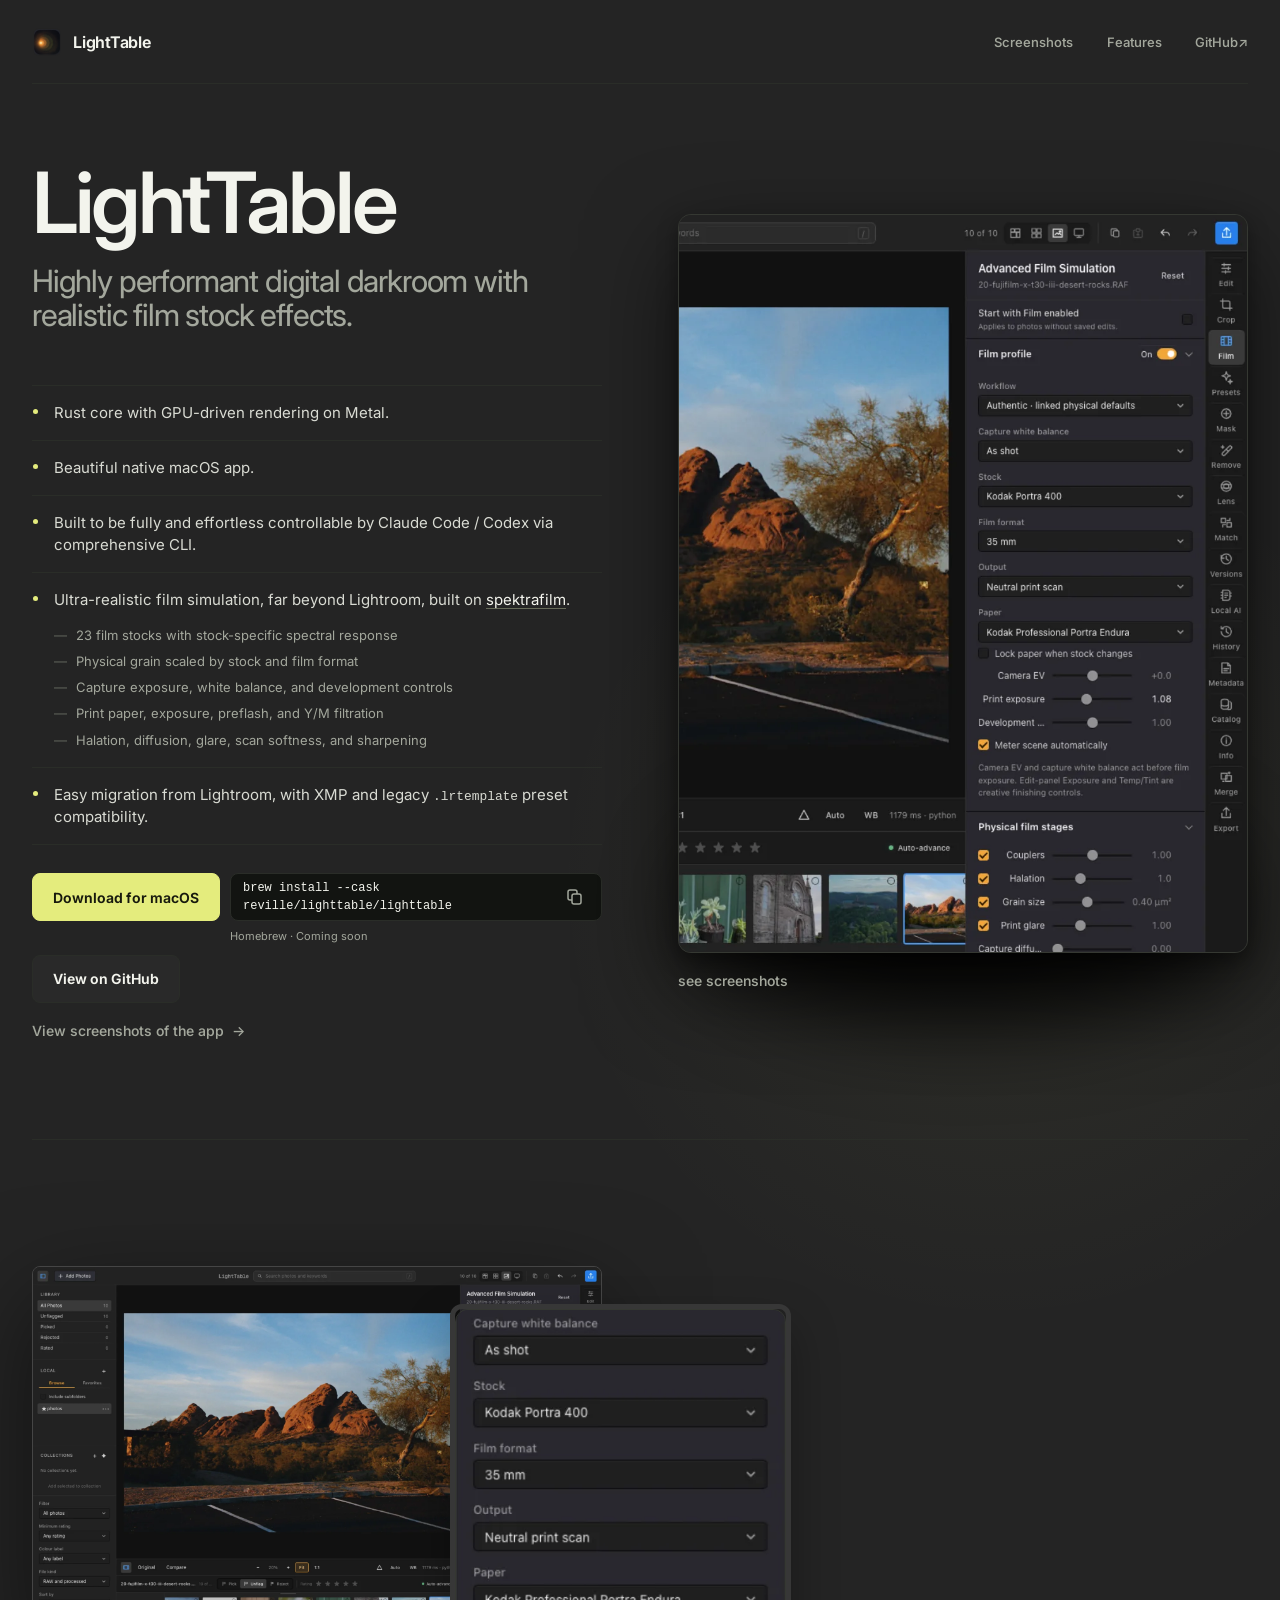
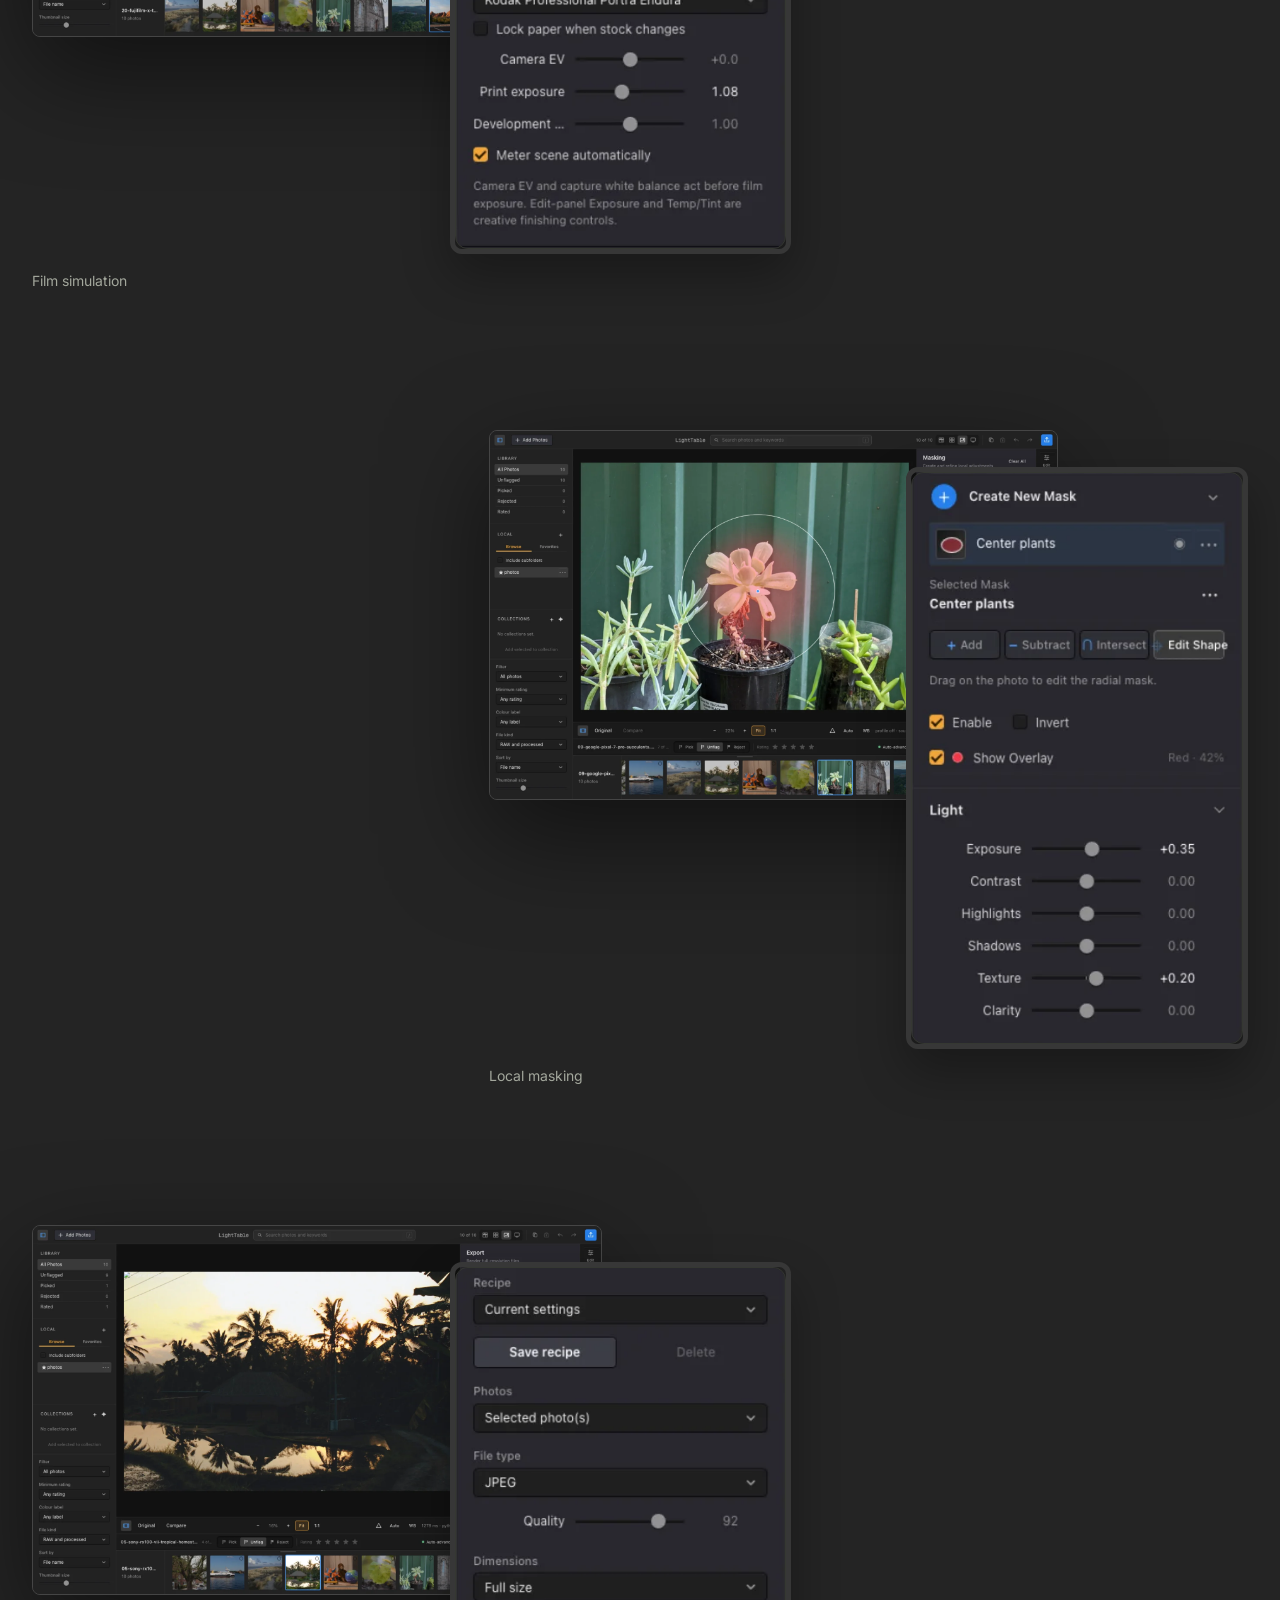
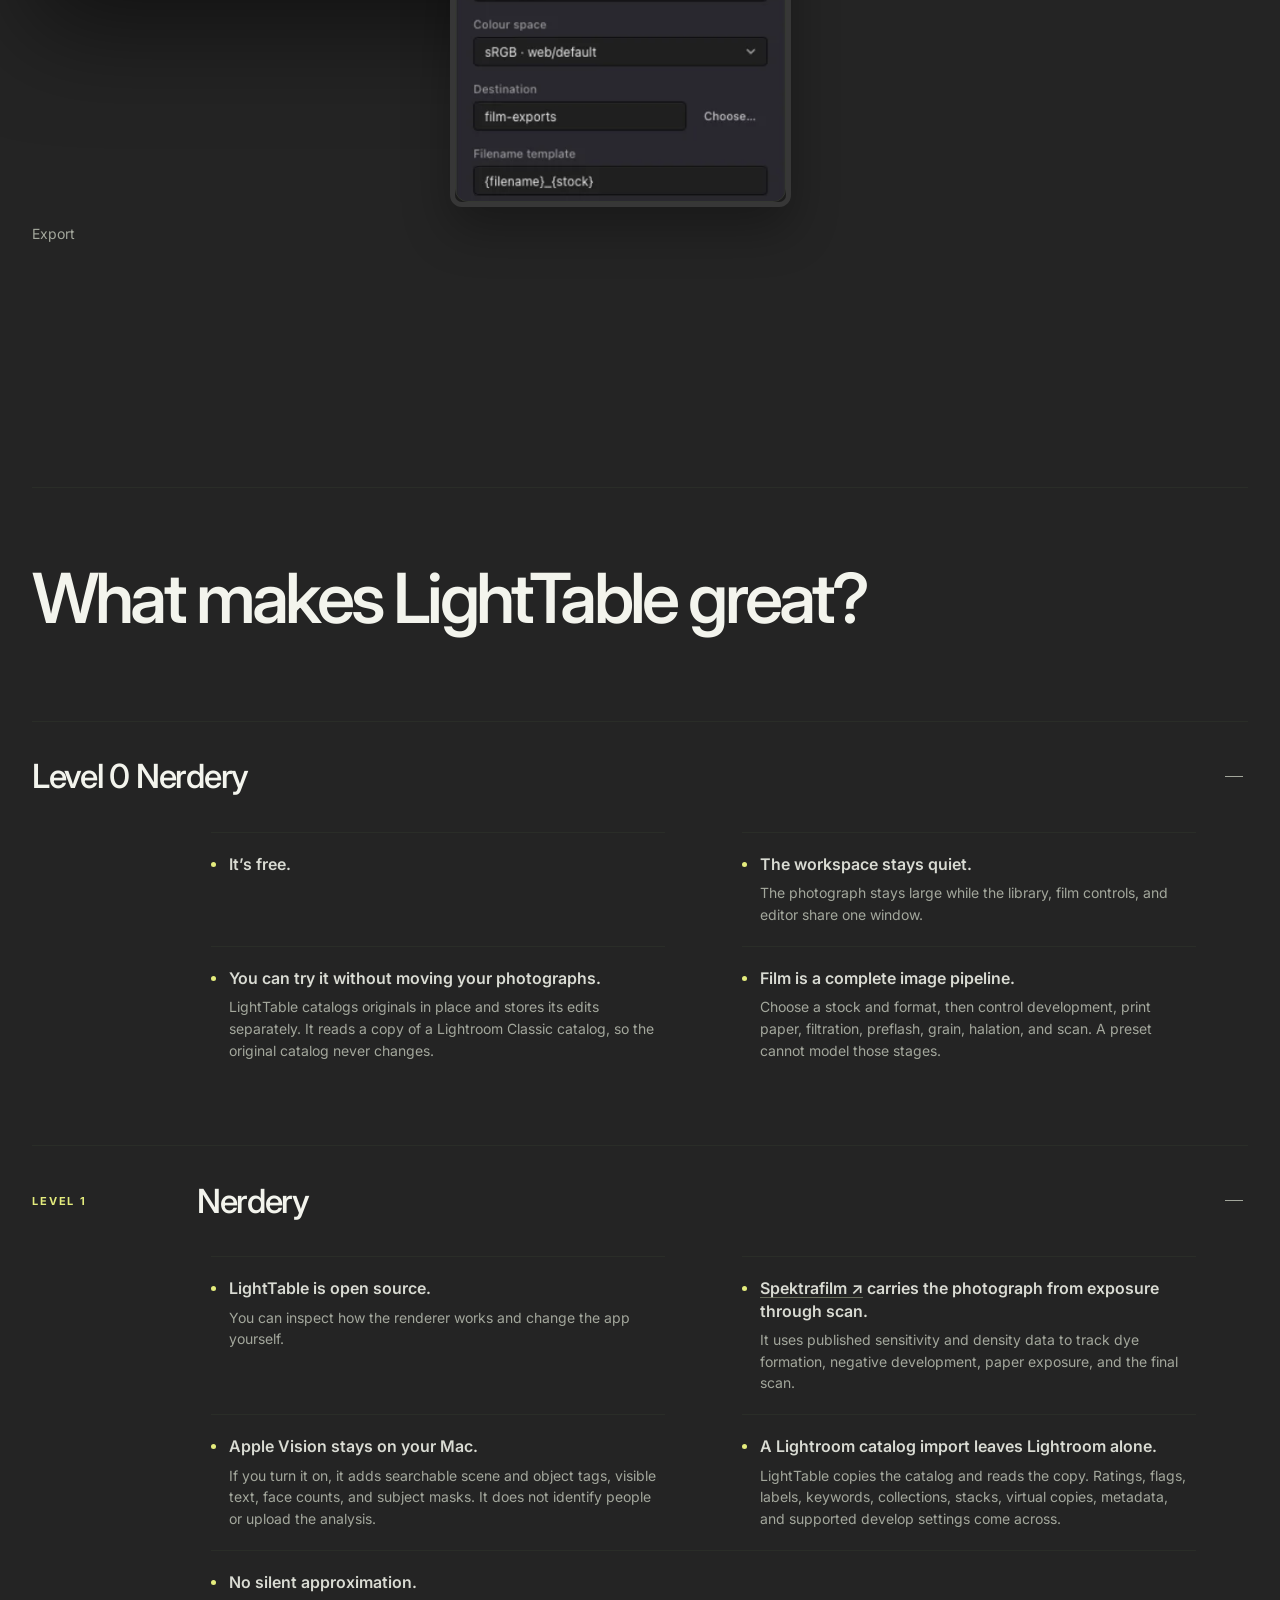
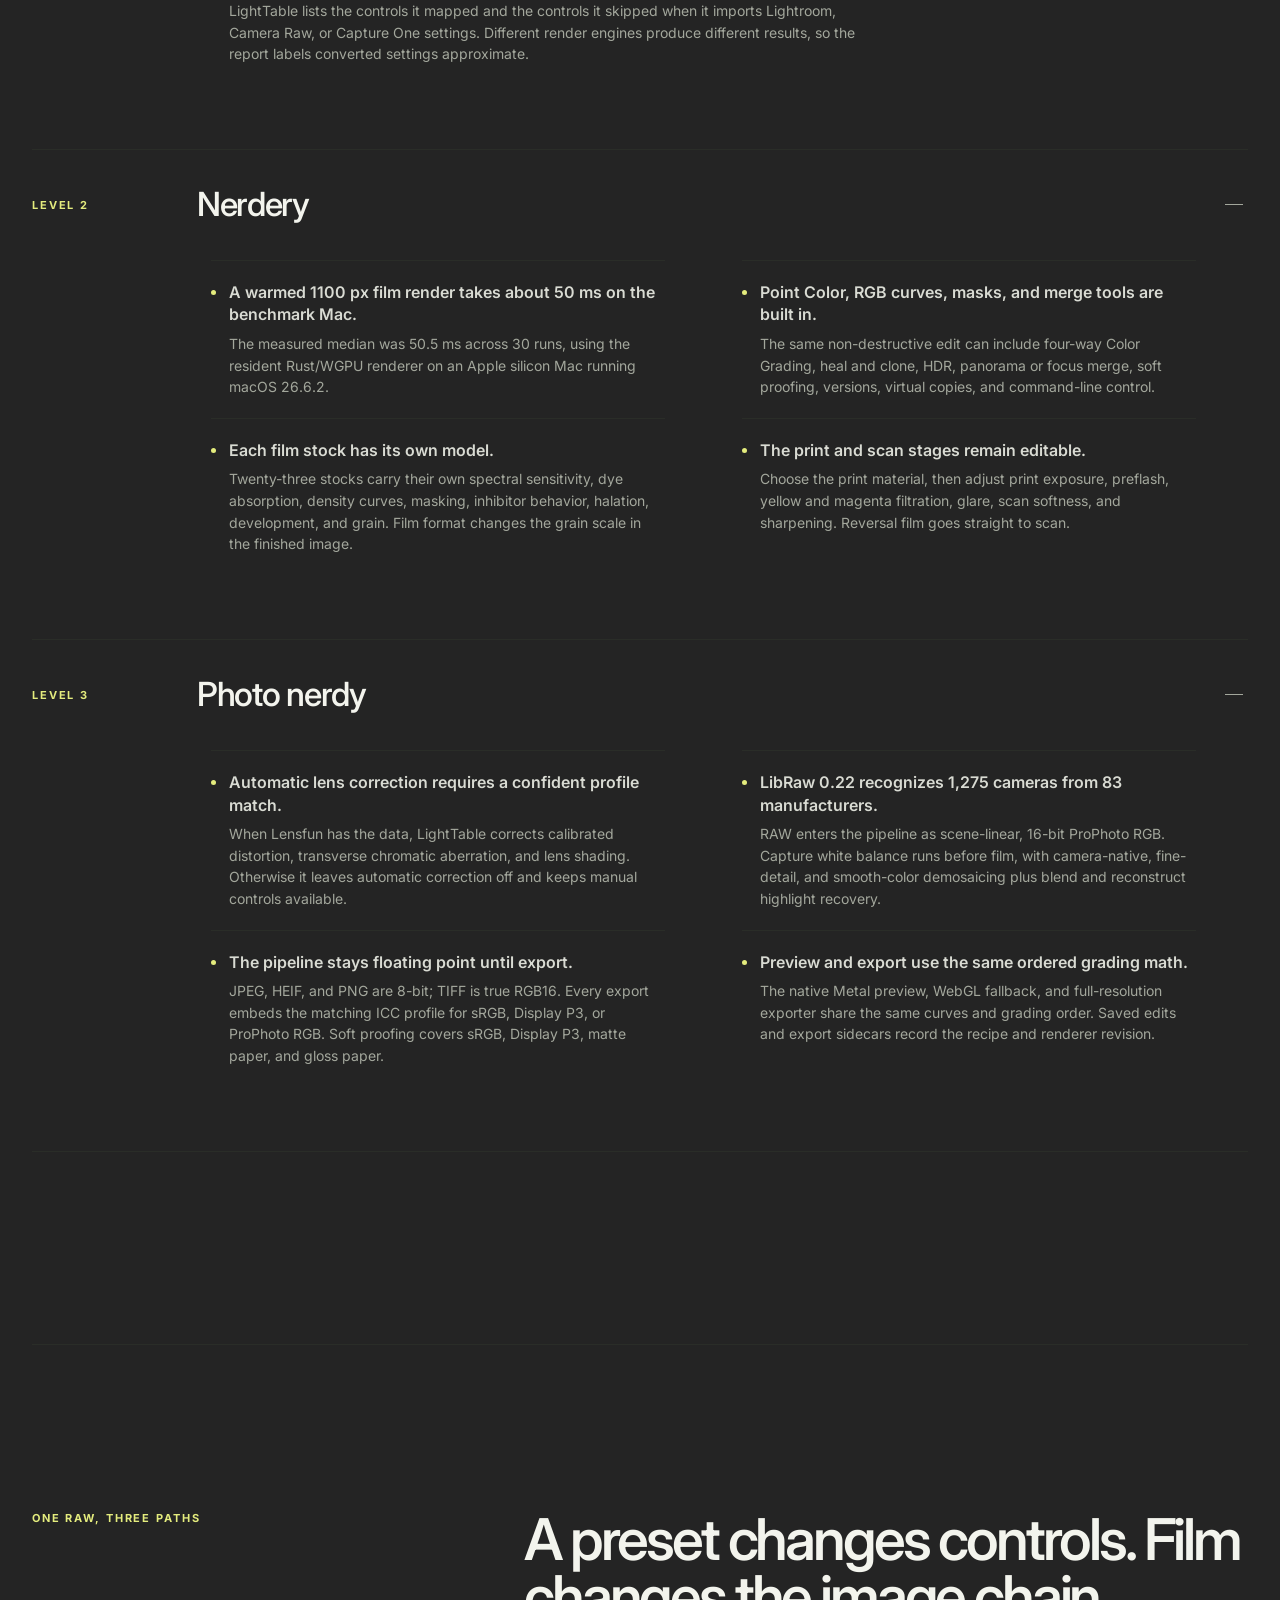
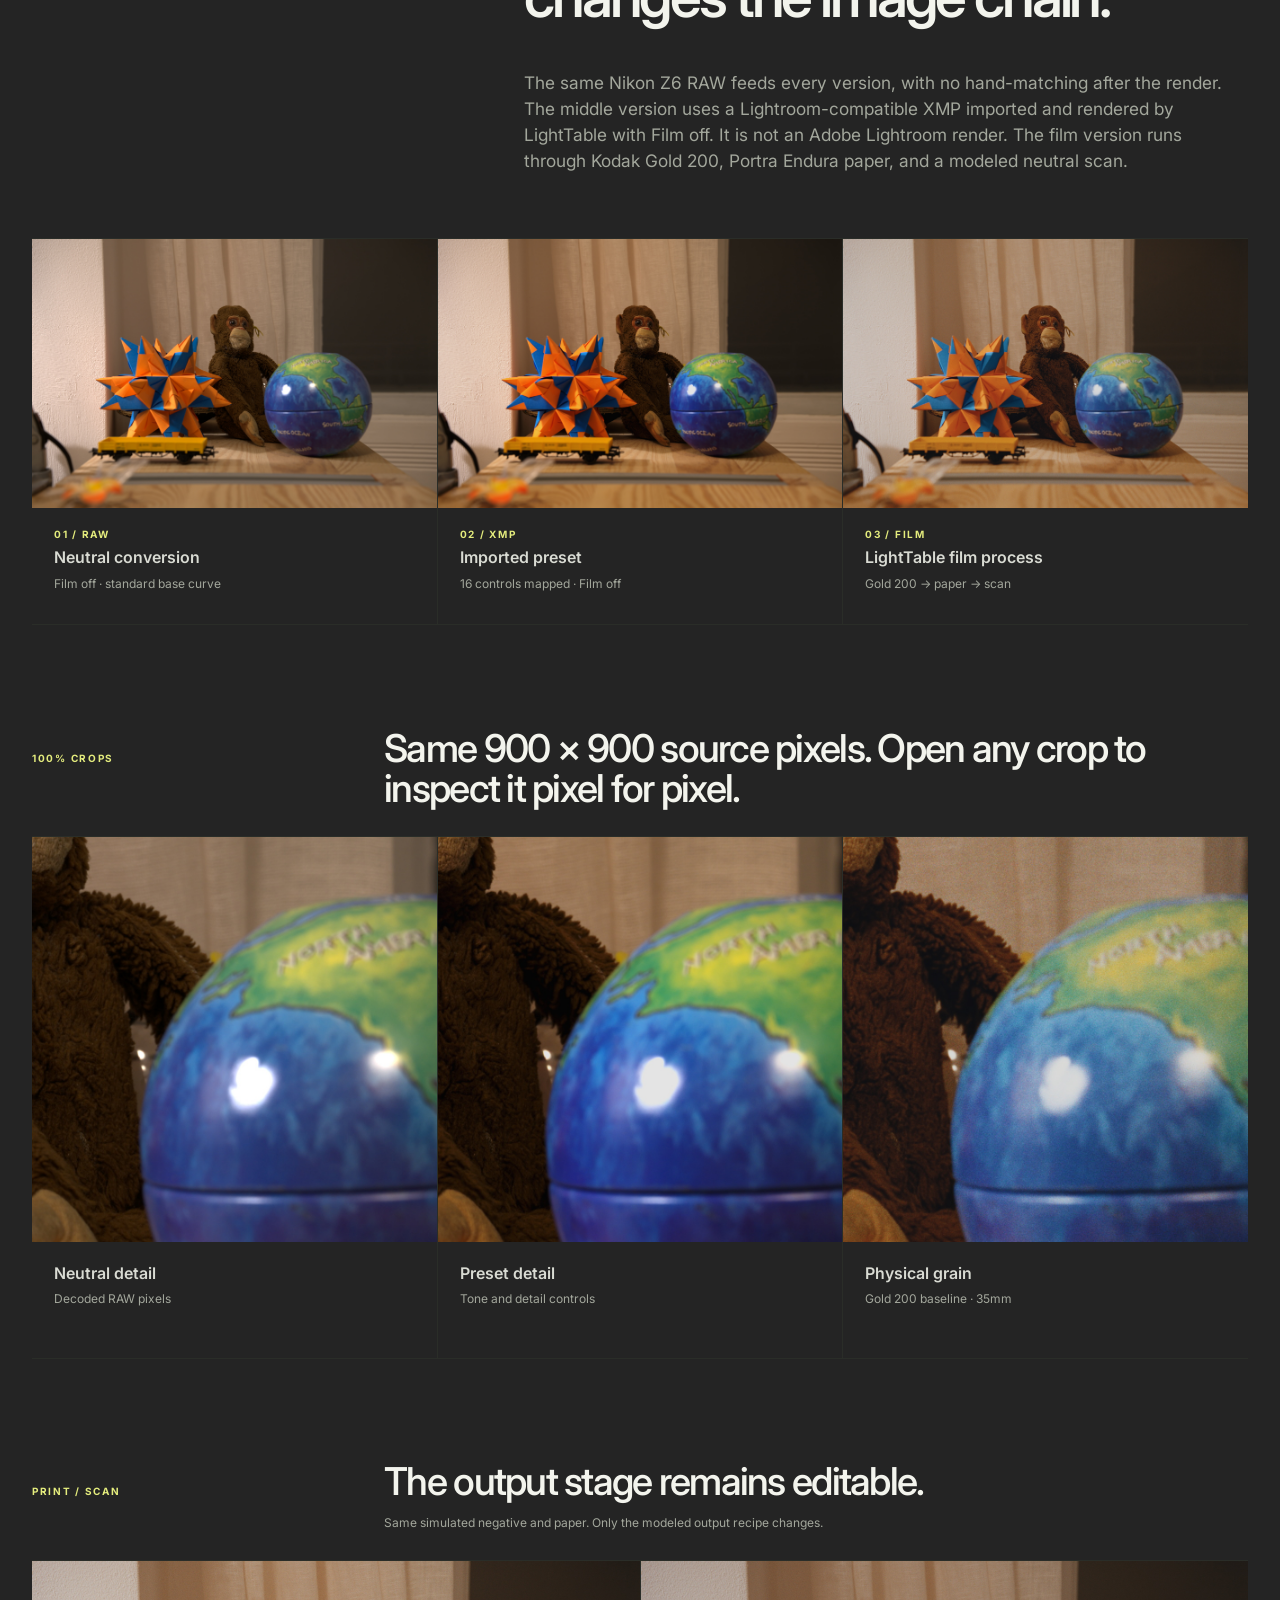
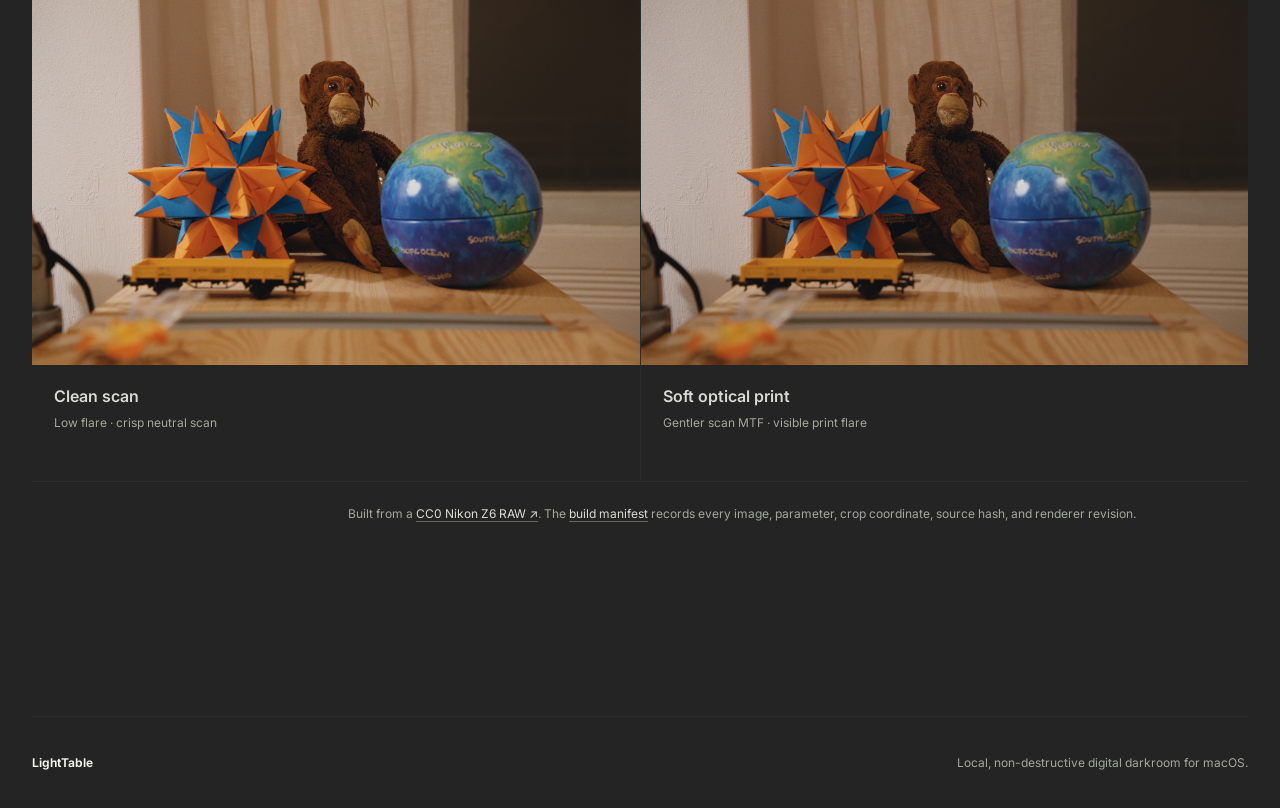
<file: index.html>
<!doctype html>
<html lang="en">
  <head>
    <meta charset="utf-8" />
    <meta name="viewport" content="width=device-width, initial-scale=1" />
    <meta
      name="description"
      content="LightTable - Highly performant digital darkroom with realistic film stock effects."
    />
    <meta property="og:title" content="LightTable - Highly performant digital darkroom" />
    <meta
      property="og:description"
      content="A native macOS editor with a Rust and GPU-driven core and realistic film stock effects."
    />
    <meta property="og:type" content="website" />
    <meta property="og:url" content="https://lighttable.app/" />
    <meta property="og:image" content="https://lighttable.app/og.png" />
    <meta name="twitter:card" content="summary_large_image" />
    <meta name="theme-color" content="#242424" />
    <link rel="icon" type="image/png" sizes="32x32" href="favicon-32.png" />
    <link rel="icon" type="image/png" sizes="16x16" href="favicon-16.png" />
    <link rel="apple-touch-icon" href="app-icon.png" />
    <link rel="preconnect" href="https://fonts.googleapis.com" />
    <link rel="preconnect" href="https://fonts.gstatic.com" crossorigin />
    <link
      href="https://fonts.googleapis.com/css2?family=Inter:wght@400;500;600;700&amp;display=swap"
      rel="stylesheet"
    />
    <link rel="stylesheet" href="styles.css" />
    <title>LightTable - Highly performant digital darkroom</title>
  </head>
  <body>
    <a class="skip-link" href="#main">Skip to content</a>
    <header class="site-header">
      <a class="wordmark" href="./" aria-label="LightTable home">
        <img src="app-icon-64.png" alt="" width="30" height="30" />
        <span>LightTable</span>
      </a>
      <nav class="site-nav" aria-label="Main navigation">
        <a href="screenshots.html">Screenshots</a>
        <a href="features.html">Features</a>
        <a href="https://github.com/reville/lighttable-digital-darkroom">GitHub <span aria-hidden="true">↗</span></a>
      </nav>
    </header>

    <main id="main">
      <section class="hero">
        <div class="hero-copy">
          <h1 class="reveal">
            <span>LightTable</span>
            <small>Highly performant digital darkroom with realistic film stock effects.</small>
          </h1>

          <ul class="feature-list reveal">
            <li>Rust core with GPU-driven rendering on Metal.</li>
            <li>Beautiful native macOS app.</li>
            <li>Built to be fully and effortless controllable by Claude Code / Codex via comprehensive CLI.</li>
            <li>
              Ultra-realistic film simulation, far beyond Lightroom, built on
              <a href="https://github.com/andreavolpato/agx-emulsion">spektrafilm</a>.
              <ul>
                <li>23 film stocks with stock-specific spectral response</li>
                <li>Physical grain scaled by stock and film format</li>
                <li>Capture exposure, white balance, and development controls</li>
                <li>Print paper, exposure, preflash, and Y/M filtration</li>
                <li>Halation, diffusion, glare, scan softness, and sharpening</li>
              </ul>
            </li>
            <li>Easy migration from Lightroom, with XMP and legacy <code>.lrtemplate</code> preset compatibility.</li>
          </ul>

          <div class="actions reveal">
            <a
              class="button button-primary"
              id="release-download"
              href="https://github.com/reville/lighttable-digital-darkroom/releases"
            >Download for macOS</a>
            <div class="install-option">
              <div class="install-command">
                <code id="install-command">brew install --cask reville/lighttable/lighttable</code>
                <button class="copy-command" type="button" aria-label="Copy Homebrew install command" aria-describedby="install-status" title="Copy command" hidden>
                  <svg class="copy-icon" viewBox="0 0 20 20" fill="none" stroke="currentColor" stroke-width="1.5" aria-hidden="true">
                    <rect x="7" y="7" width="9" height="10" rx="2" />
                    <path d="M12 7V5a2 2 0 0 0-2-2H5a2 2 0 0 0-2 2v6a2 2 0 0 0 2 2h2" />
                  </svg>
                  <svg class="copied-icon" viewBox="0 0 20 20" fill="none" stroke="currentColor" stroke-width="1.5" aria-hidden="true">
                    <path d="m4 10 4 4 8-8" />
                  </svg>
                </button>
              </div>
              <p class="install-status" id="install-status" role="status">Homebrew · Coming soon</p>
            </div>
            <a class="button button-secondary" href="https://github.com/reville/lighttable-digital-darkroom">View on GitHub</a>
          </div>

          <a class="screenshot-link reveal" href="screenshots.html">
            View screenshots of the app <span aria-hidden="true">→</span>
          </a>
        </div>

        <!-- BEGIN HOMEPAGE HERO -->
        <div class="hero-preview">
          <a class="product-shot reveal" href="screenshots.html" aria-label="View LightTable screenshots">
            <img src="screenshots/hero-film.webp" alt="The right half of LightTable’s Film workspace, with a desert photograph beside film stock and print controls" width="900" height="1169" fetchpriority="high" />
          </a>
          <a class="screenshot-link reveal" href="screenshots.html">see screenshots</a>
        </div>
        <!-- END HOMEPAGE HERO -->
      </section>

      <!-- BEGIN HOMEPAGE DETAILS -->
      <section class="ui-details" aria-label="Editing workflows">
        <figure class="ui-detail reveal" data-detail="detail-film">
          <div class="ui-detail-visual">
            <a class="ui-detail-overview" href="screenshots.html" aria-label="See the full Film workspace">
              <img src="screenshots/film-controls.webp" alt="LightTable Film workspace showing a desert landscape with film stock, format, paper, and physical print controls" width="1800" height="1169" loading="lazy" />
            </a>
            <a class="ui-detail-inset" href="screenshots/detail-film.webp" aria-label="Enlarge Film simulation controls">
              <img src="screenshots/detail-film.webp" alt="Closeup of Film controls for capture white balance, Kodak Portra 400 stock, 35 mm format, paper, and print exposure" width="380" height="620" loading="lazy" />
            </a>
          </div>
          <figcaption>Film simulation</figcaption>
        </figure>

        <figure class="ui-detail reveal" data-detail="detail-masks">
          <div class="ui-detail-visual">
            <a class="ui-detail-overview" href="screenshots.html" aria-label="See the full Local masks">
              <img src="screenshots/local-masks.webp" alt="LightTable Masking workspace showing succulent plants with a radial mask overlay and local adjustment controls" width="1800" height="1169" loading="lazy" />
            </a>
            <a class="ui-detail-inset" href="screenshots/detail-masks.webp" aria-label="Enlarge Local masking controls">
              <img src="screenshots/detail-masks.webp" alt="Closeup of a radial mask’s selection, overlay, exposure, and texture controls" width="380" height="656" loading="lazy" />
            </a>
          </div>
          <figcaption>Local masking</figcaption>
        </figure>

        <figure class="ui-detail reveal" data-detail="detail-export">
          <div class="ui-detail-visual">
            <a class="ui-detail-overview" href="screenshots.html" aria-label="See the full Full-resolution export">
              <img src="screenshots/export-workflow.webp" alt="LightTable Export workspace showing a tropical homestead with recipe, format, size, color space, and naming controls" width="1800" height="1169" loading="lazy" />
            </a>
            <a class="ui-detail-inset" href="screenshots/detail-export.webp" aria-label="Enlarge Export controls">
              <img src="screenshots/detail-export.webp" alt="Closeup of Export recipe, JPEG quality, dimensions, color space, destination, and filename controls" width="380" height="614" loading="lazy" />
            </a>
          </div>
          <figcaption>Export</figcaption>
        </figure>
      </section>
      <!-- END HOMEPAGE DETAILS -->

      <section class="nerdery" id="features" aria-labelledby="nerdery-title">
        <header class="nerdery-intro reveal">
          <h2 id="nerdery-title">What makes LightTable great?</h2>
        </header>

        <div class="nerdery-levels">
          <details class="nerdery-level nerdery-level--single-title reveal" open>
            <summary>
              <span class="nerdery-level-title">Level 0 Nerdery</span>
              <span class="nerdery-level-toggle" aria-hidden="true"></span>
            </summary>
            <div class="nerdery-copy">
              <ul>
                <li><strong>It’s free.</strong></li>
                <li>
                  <strong>The workspace stays quiet.</strong>
                  <span>The photograph stays large while the library, film controls, and editor share one window.</span>
                </li>
                <li>
                  <strong>You can try it without moving your photographs.</strong>
                  <span>LightTable catalogs originals in place and stores its edits separately. It reads a copy of a Lightroom Classic catalog, so the original catalog never changes.</span>
                </li>
                <li>
                  <strong>Film is a complete image pipeline.</strong>
                  <span>Choose a stock and format, then control development, print paper, filtration, preflash, grain, halation, and scan. A preset cannot model those stages.</span>
                </li>
              </ul>
            </div>
          </details>

          <details class="nerdery-level reveal" open>
            <summary>
              <span class="nerdery-level-number">Level 1</span>
              <span class="nerdery-level-title">Nerdery</span>
              <span class="nerdery-level-toggle" aria-hidden="true"></span>
            </summary>
            <div class="nerdery-copy">
              <ul>
                <li>
                  <strong>LightTable is open source.</strong>
                  <span>You can inspect how the renderer works and change the app yourself.</span>
                </li>
                <li>
                  <strong><a href="https://github.com/andreavolpato/agx-emulsion">Spektrafilm <span aria-hidden="true">↗</span></a> carries the photograph from exposure through scan.</strong>
                  <span>It uses published sensitivity and density data to track dye formation, negative development, paper exposure, and the final scan.</span>
                </li>
                <li>
                  <strong>Apple Vision stays on your Mac.</strong>
                  <span>If you turn it on, it adds searchable scene and object tags, visible text, face counts, and subject masks. It does not identify people or upload the analysis.</span>
                </li>
                <li>
                  <strong>A Lightroom catalog import leaves Lightroom alone.</strong>
                  <span>LightTable copies the catalog and reads the copy. Ratings, flags, labels, keywords, collections, stacks, virtual copies, metadata, and supported develop settings come across.</span>
                </li>
                <li>
                  <strong>No silent approximation.</strong>
                  <span>LightTable lists the controls it mapped and the controls it skipped when it imports Lightroom, Camera Raw, or Capture One settings. Different render engines produce different results, so the report labels converted settings approximate.</span>
                </li>
              </ul>
            </div>
          </details>

          <details class="nerdery-level reveal" open>
            <summary>
              <span class="nerdery-level-number">Level 2</span>
              <span class="nerdery-level-title">Nerdery</span>
              <span class="nerdery-level-toggle" aria-hidden="true"></span>
            </summary>
            <div class="nerdery-copy">
              <ul>
                <li>
                  <strong>A warmed 1100 px film render takes about 50 ms on the benchmark Mac.</strong>
                  <span>The measured median was 50.5 ms across 30 runs, using the resident Rust/WGPU renderer on an Apple silicon Mac running macOS 26.6.2.</span>
                </li>
                <li>
                  <strong>Point Color, RGB curves, masks, and merge tools are built in.</strong>
                  <span>The same non-destructive edit can include four-way Color Grading, heal and clone, HDR, panorama or focus merge, soft proofing, versions, virtual copies, and command-line control.</span>
                </li>
                <li>
                  <strong>Each film stock has its own model.</strong>
                  <span>Twenty-three stocks carry their own spectral sensitivity, dye absorption, density curves, masking, inhibitor behavior, halation, development, and grain. Film format changes the grain scale in the finished image.</span>
                </li>
                <li>
                  <strong>The print and scan stages remain editable.</strong>
                  <span>Choose the print material, then adjust print exposure, preflash, yellow and magenta filtration, glare, scan softness, and sharpening. Reversal film goes straight to scan.</span>
                </li>
              </ul>
            </div>
          </details>

          <details class="nerdery-level reveal" open>
            <summary>
              <span class="nerdery-level-number">Level 3</span>
              <span class="nerdery-level-title">Photo nerdy</span>
              <span class="nerdery-level-toggle" aria-hidden="true"></span>
            </summary>
            <div class="nerdery-copy">
              <ul>
                <li>
                  <strong>Automatic lens correction requires a confident profile match.</strong>
                  <span>When Lensfun has the data, LightTable corrects calibrated distortion, transverse chromatic aberration, and lens shading. Otherwise it leaves automatic correction off and keeps manual controls available.</span>
                </li>
                <li>
                  <strong>LibRaw 0.22 recognizes 1,275 cameras from 83 manufacturers.</strong>
                  <span>RAW enters the pipeline as scene-linear, 16-bit ProPhoto RGB. Capture white balance runs before film, with camera-native, fine-detail, and smooth-color demosaicing plus blend and reconstruct highlight recovery.</span>
                </li>
                <li>
                  <strong>The pipeline stays floating point until export.</strong>
                  <span>JPEG, HEIF, and PNG are 8-bit; TIFF is true RGB16. Every export embeds the matching ICC profile for sRGB, Display P3, or ProPhoto RGB. Soft proofing covers sRGB, Display P3, matte paper, and gloss paper.</span>
                </li>
                <li>
                  <strong>Preview and export use the same ordered grading math.</strong>
                  <span>The native Metal preview, WebGL fallback, and full-resolution exporter share the same curves and grading order. Saved edits and export sidecars record the recipe and renderer revision.</span>
                </li>
              </ul>
            </div>
          </details>
        </div>
      </section>

      <figure class="film-proof reveal" aria-labelledby="film-proof-title">
        <figcaption class="film-proof-intro">
          <p class="eyebrow">One RAW, three paths</p>
          <h3 id="film-proof-title">A preset changes controls. Film changes the image chain.</h3>
          <p>
            The same Nikon Z6 RAW feeds every version, with no hand-matching
            after the render. The middle version uses a Lightroom-compatible
            XMP imported and rendered by LightTable with Film off. It is not an
            Adobe Lightroom render. The film version runs through Kodak Gold
            200, Portra Endura paper, and a modeled neutral scan.
          </p>
        </figcaption>

        <div class="proof-grid proof-grid-three" aria-label="Full image comparison">
          <a class="proof-item" href="assets/film-comparison/neutral-frame.jpg">
            <span class="proof-image"><img src="assets/film-comparison/neutral-frame.jpg" alt="Neutral conversion of the Nikon Z6 still-life RAW" width="1800" height="1199" loading="lazy" /></span>
            <span class="proof-meta"><span class="proof-index">01 / RAW</span><strong>Neutral conversion</strong><small>Film off · standard base curve</small></span>
          </a>
          <a class="proof-item" href="assets/film-comparison/imported-xmp-frame.jpg">
            <span class="proof-image"><img src="assets/film-comparison/imported-xmp-frame.jpg" alt="The same RAW with a Lightroom-compatible XMP converted and rendered by LightTable" width="1800" height="1199" loading="lazy" /></span>
            <span class="proof-meta"><span class="proof-index">02 / XMP</span><strong>Imported preset</strong><small>16 controls mapped · Film off</small></span>
          </a>
          <a class="proof-item" href="assets/film-comparison/lighttable-film-frame.jpg">
            <span class="proof-image"><img src="assets/film-comparison/lighttable-film-frame.jpg" alt="The same RAW modeled as Kodak Gold 200, printed to Portra Endura paper, and scanned" width="1800" height="1199" loading="lazy" /></span>
            <span class="proof-meta"><span class="proof-index">03 / FILM</span><strong>LightTable film process</strong><small>Gold 200 → paper → scan</small></span>
          </a>
        </div>

        <div class="proof-subhead">
          <span class="proof-index">100% crops</span>
          <h4>Same 900 × 900 source pixels. Open any crop to inspect it pixel for pixel.</h4>
        </div>
        <div class="proof-grid proof-grid-three proof-crops" aria-label="Matched one hundred percent crops">
          <a class="proof-item" href="assets/film-comparison/neutral-crop.jpg">
            <span class="proof-image"><img src="assets/film-comparison/neutral-crop.jpg" alt="One hundred percent crop of the neutral RAW conversion" width="900" height="900" loading="lazy" /></span>
            <span class="proof-meta"><strong>Neutral detail</strong><small>Decoded RAW pixels</small></span>
          </a>
          <a class="proof-item" href="assets/film-comparison/imported-xmp-crop.jpg">
            <span class="proof-image"><img src="assets/film-comparison/imported-xmp-crop.jpg" alt="The identical one hundred percent crop after the imported XMP conversion" width="900" height="900" loading="lazy" /></span>
            <span class="proof-meta"><strong>Preset detail</strong><small>Tone and detail controls</small></span>
          </a>
          <a class="proof-item" href="assets/film-comparison/lighttable-film-crop.jpg">
            <span class="proof-image"><img src="assets/film-comparison/lighttable-film-crop.jpg" alt="The identical one hundred percent crop showing LightTable's physical grain simulation" width="900" height="900" loading="lazy" /></span>
            <span class="proof-meta"><strong>Physical grain</strong><small>Gold 200 baseline · 35mm</small></span>
          </a>
        </div>

        <div class="proof-subhead proof-print-head">
          <span class="proof-index">Print / scan</span>
          <h4>The output stage remains editable.</h4>
          <p>Same simulated negative and paper. Only the modeled output recipe changes.</p>
        </div>
        <div class="proof-grid proof-grid-two" aria-label="Print and scan recipe comparison">
          <a class="proof-item" href="assets/film-comparison/clean-scan-frame.jpg">
            <span class="proof-image"><img src="assets/film-comparison/clean-scan-frame.jpg" alt="Kodak Gold 200 simulation with LightTable's modeled clean scan recipe" width="1800" height="1199" loading="lazy" /></span>
            <span class="proof-meta"><strong>Clean scan</strong><small>Low flare · crisp neutral scan</small></span>
          </a>
          <a class="proof-item" href="assets/film-comparison/soft-optical-print-frame.jpg">
            <span class="proof-image"><img src="assets/film-comparison/soft-optical-print-frame.jpg" alt="Kodak Gold 200 simulation with a softer optical print and visible print flare" width="1800" height="1199" loading="lazy" /></span>
            <span class="proof-meta"><strong>Soft optical print</strong><small>Gentler scan MTF · visible print flare</small></span>
          </a>
        </div>

        <p class="proof-method">
          Built from a <a href="https://raw.pixls.us/getfile.php/3587/nice/Nikon%20-%20Z%206%20-%2012bit%2012bit%20compressed%20%283%3A2%29.NEF">CC0 Nikon Z6 RAW <span aria-hidden="true">↗</span></a>.
          The <a href="assets/film-comparison/manifest.json">build manifest</a>
          records every image, parameter, crop coordinate, source hash, and
          renderer revision.
        </p>
      </figure>
    </main>

    <footer>
      <span>LightTable</span>
      <span>Local, non-destructive digital darkroom for macOS.</span>
    </footer>

    <script src="script.js"></script>
  </body>
</html>
</file>
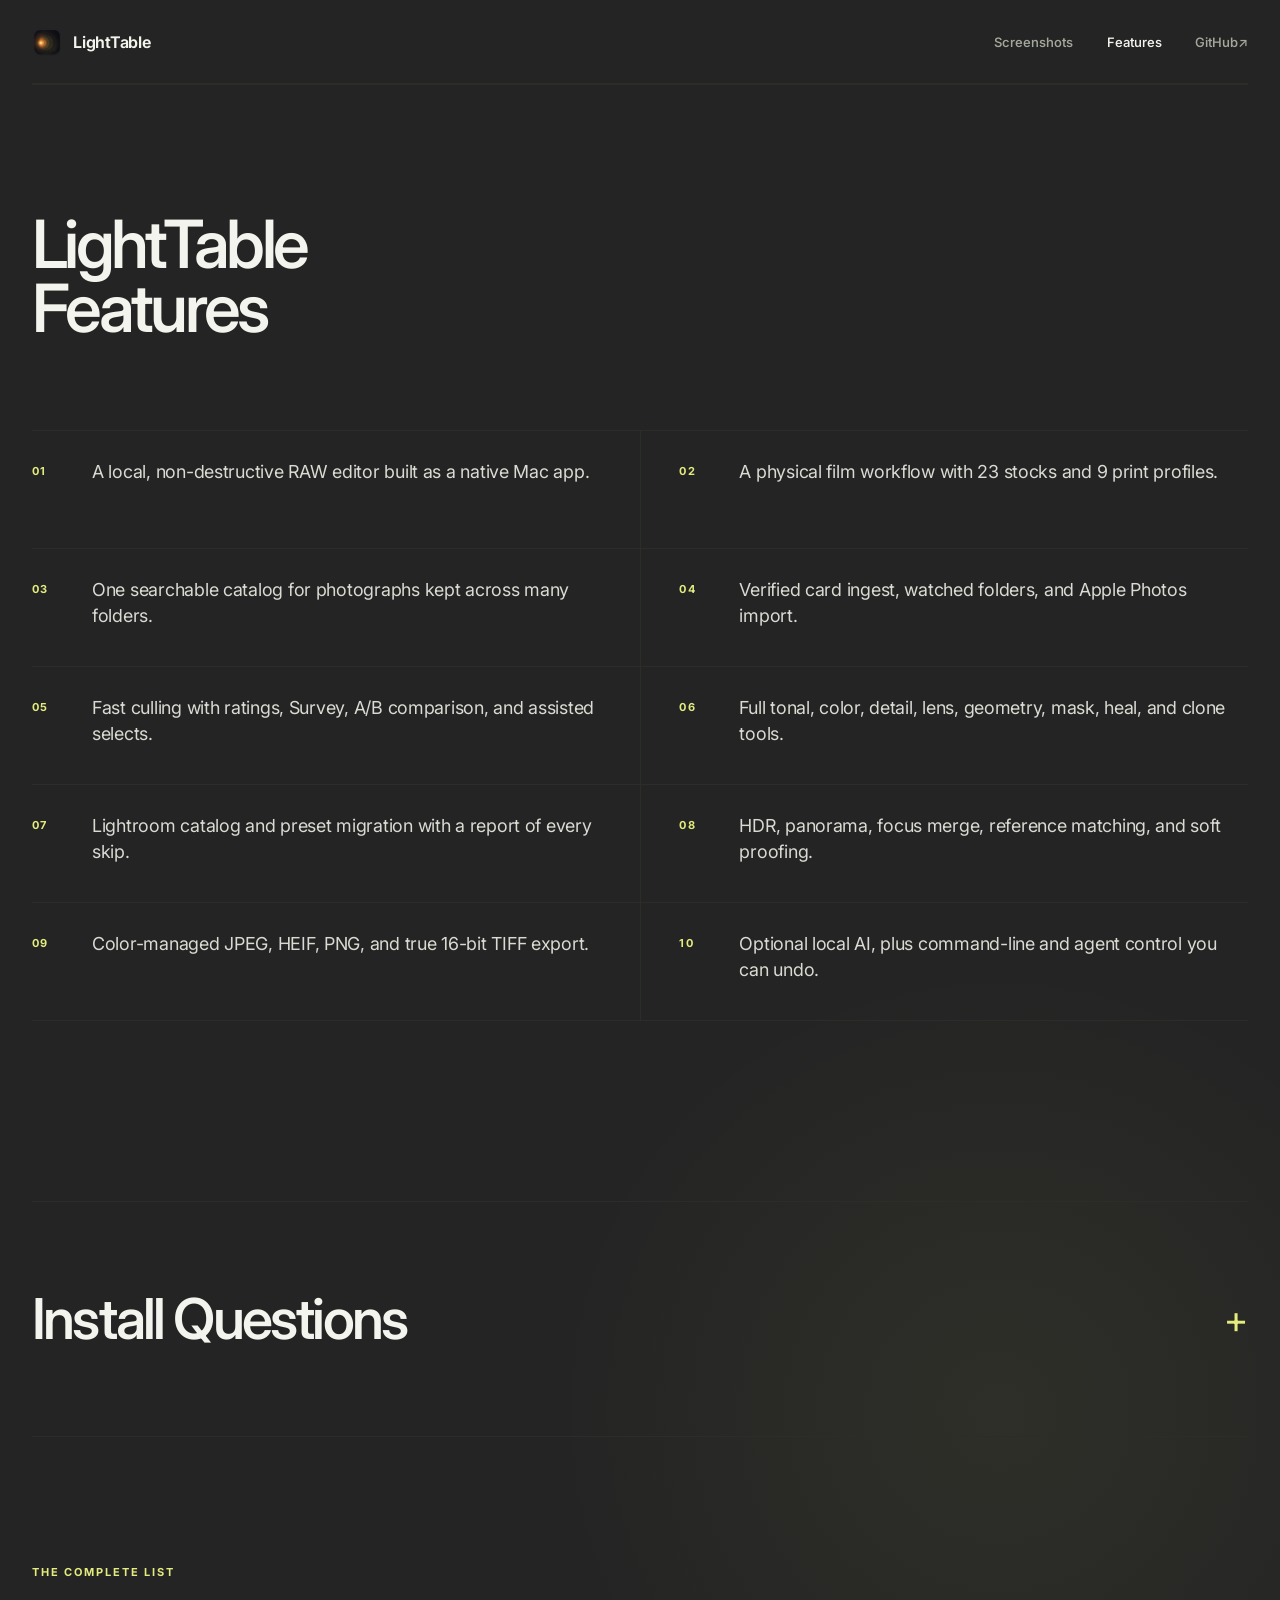
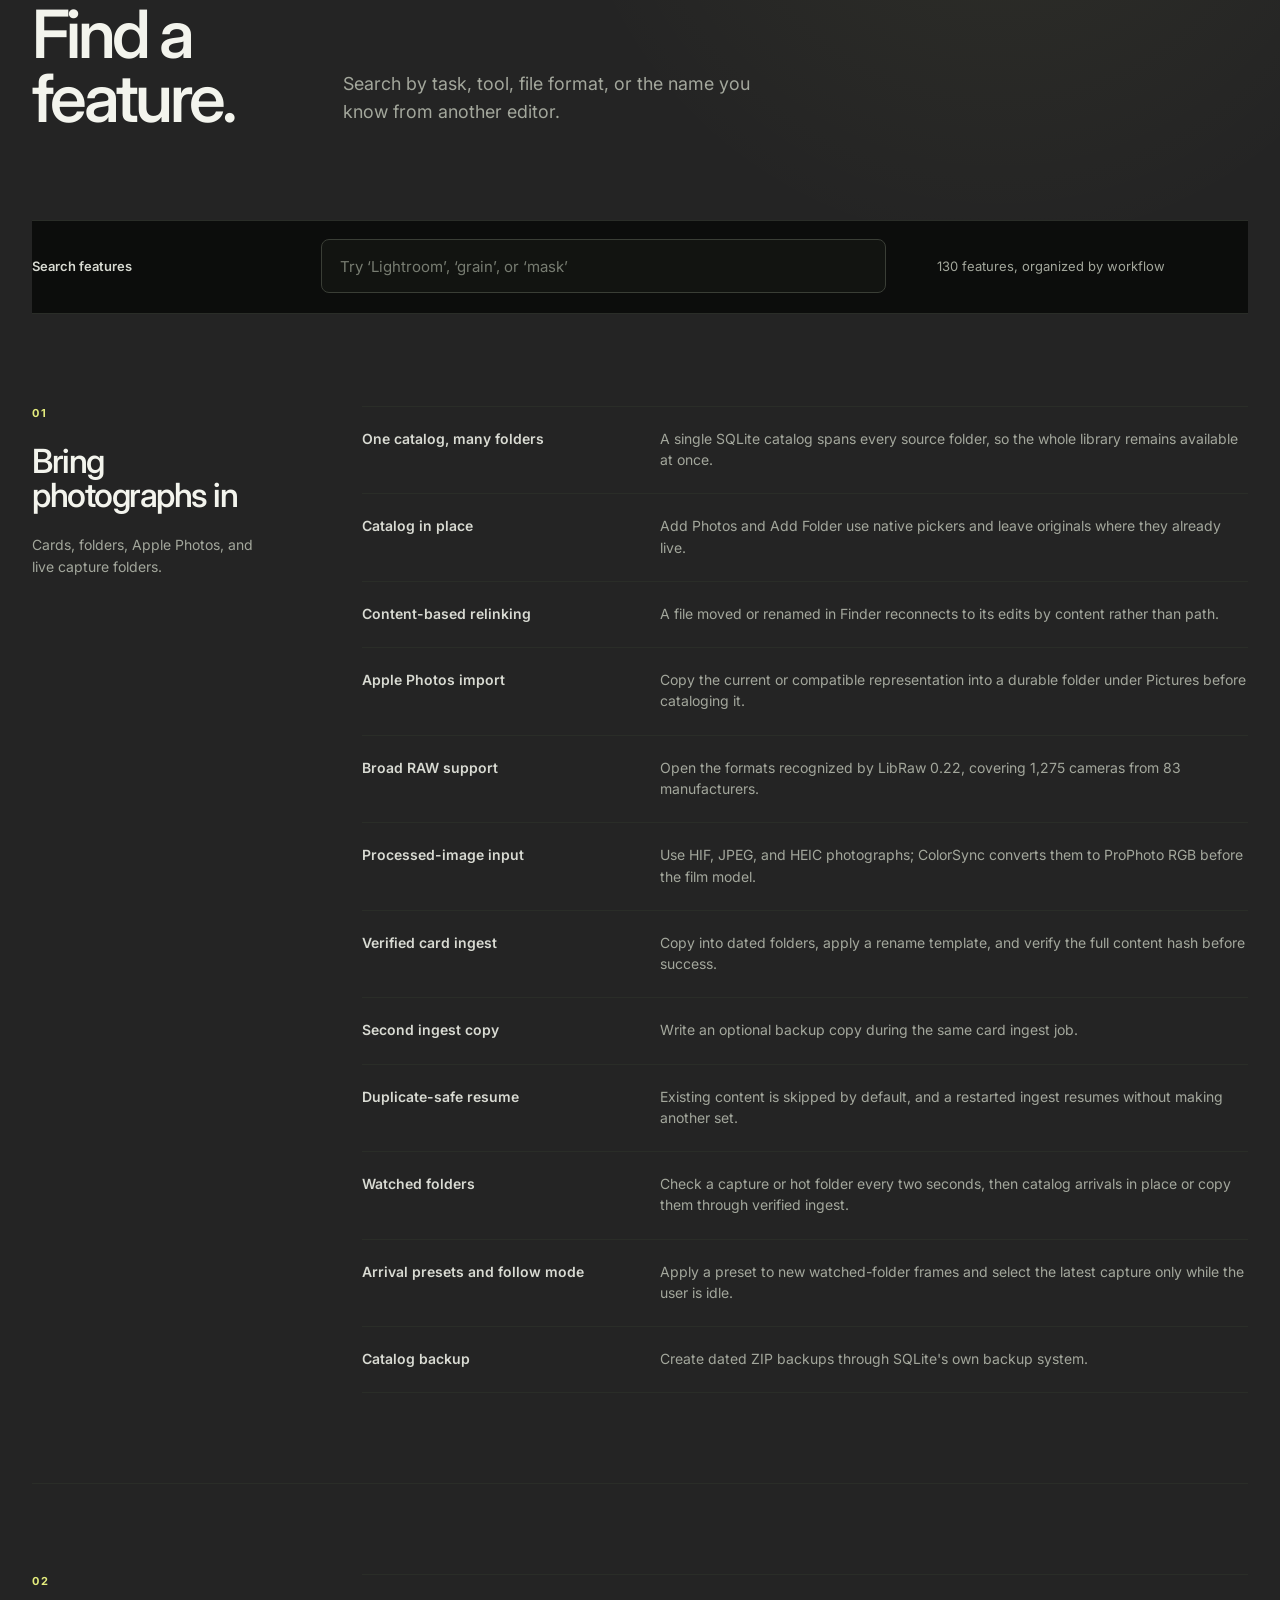
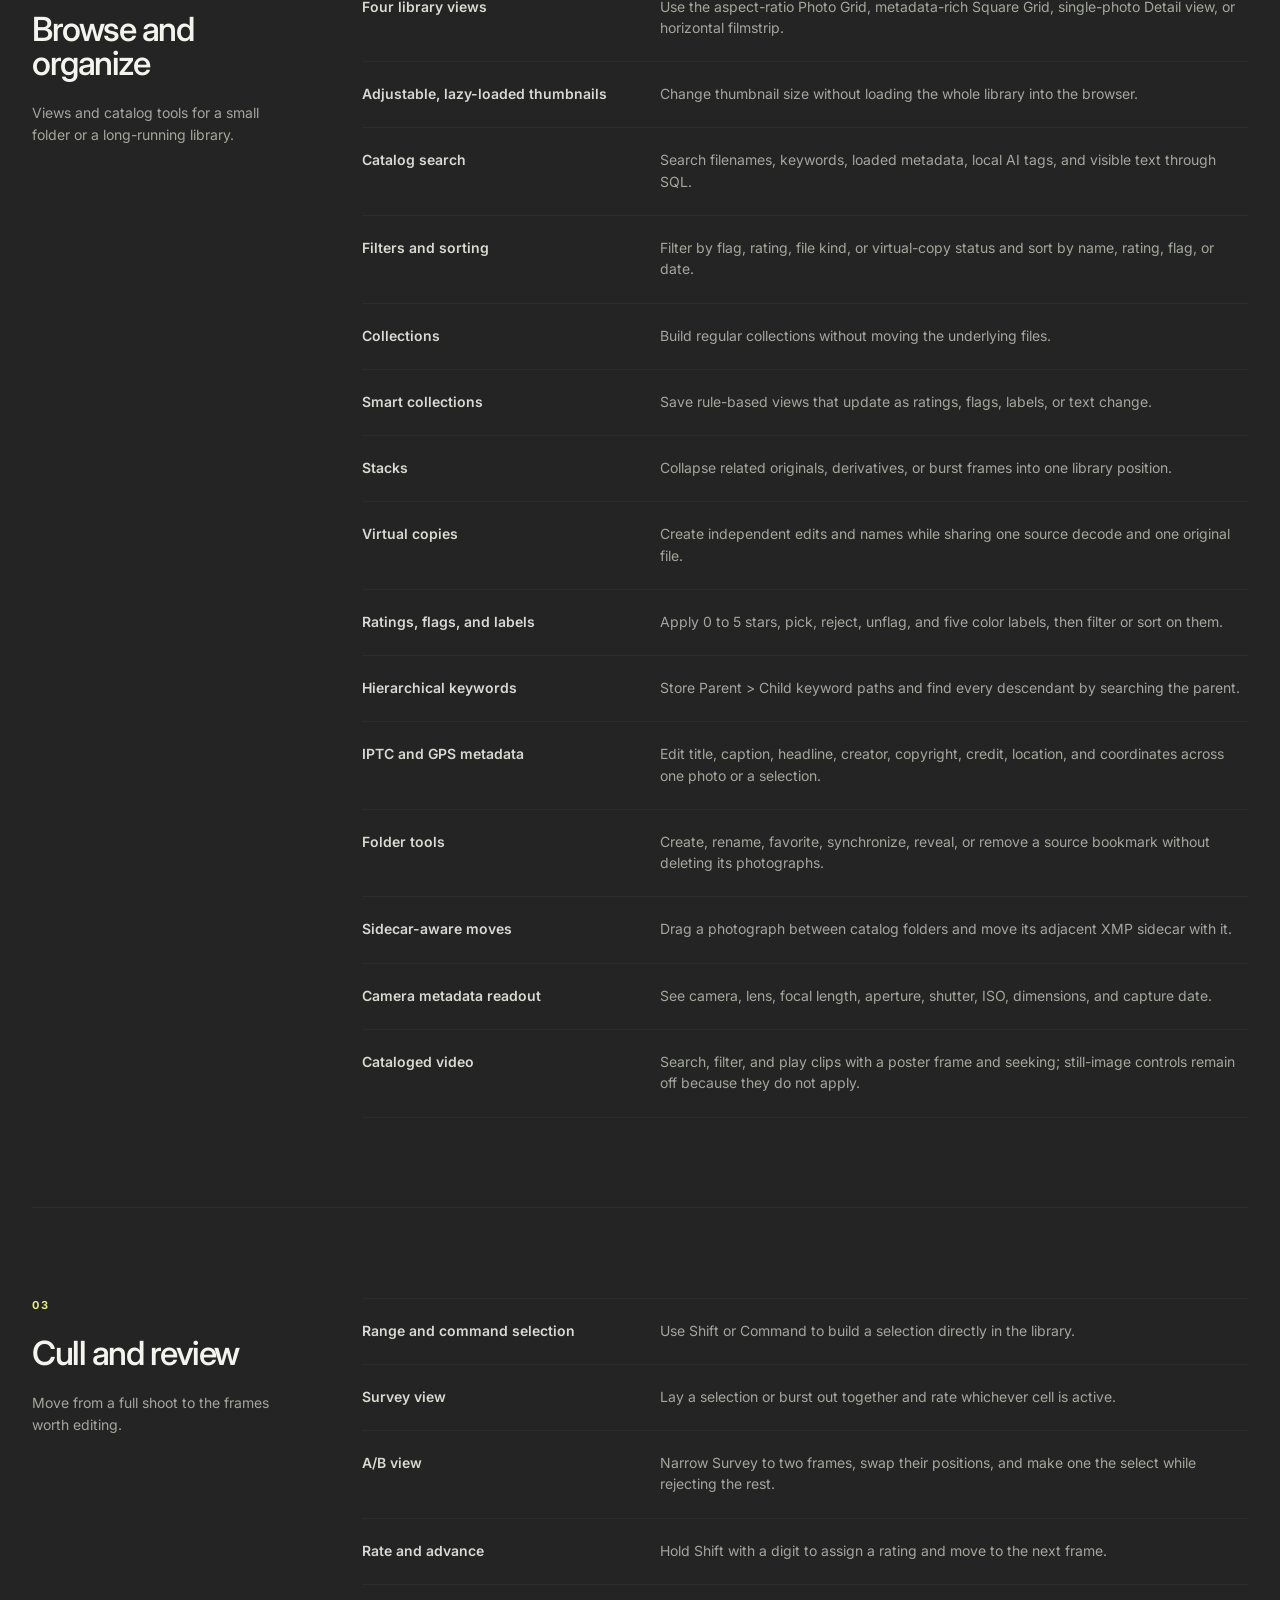
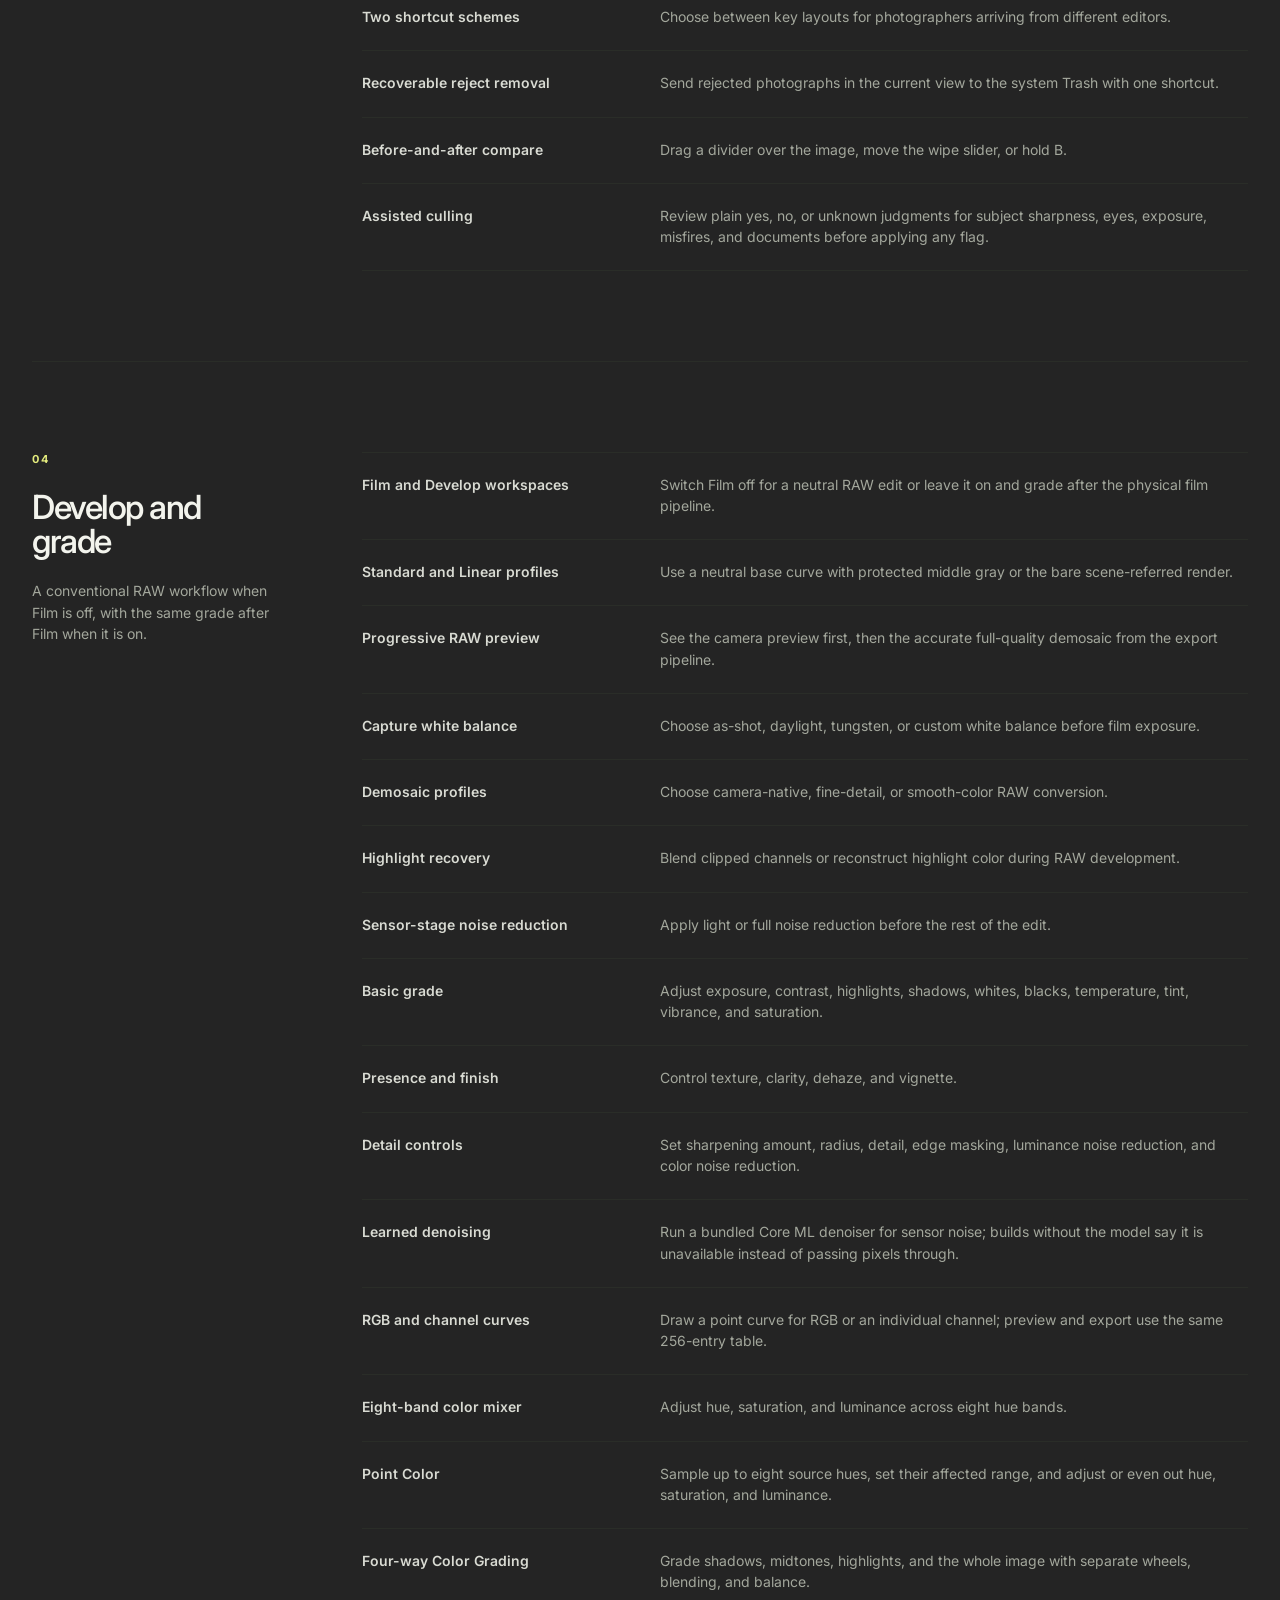
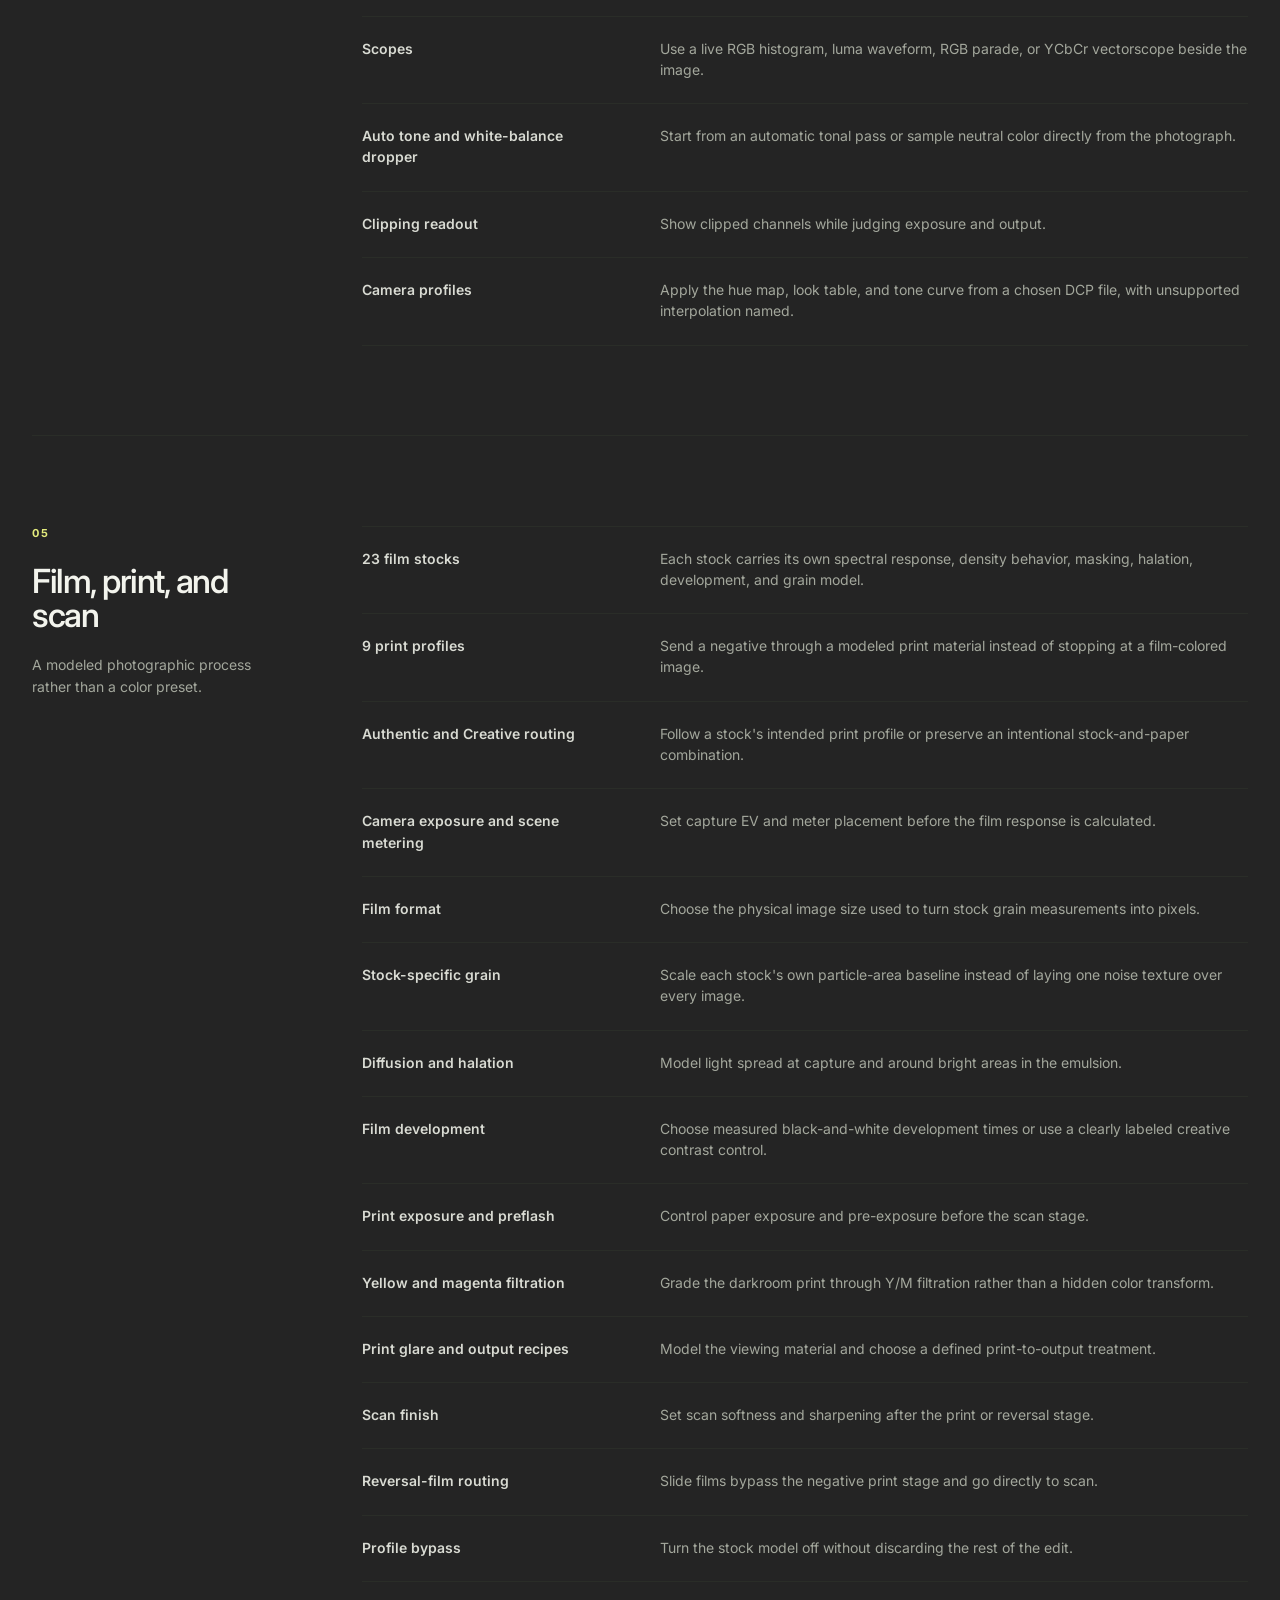
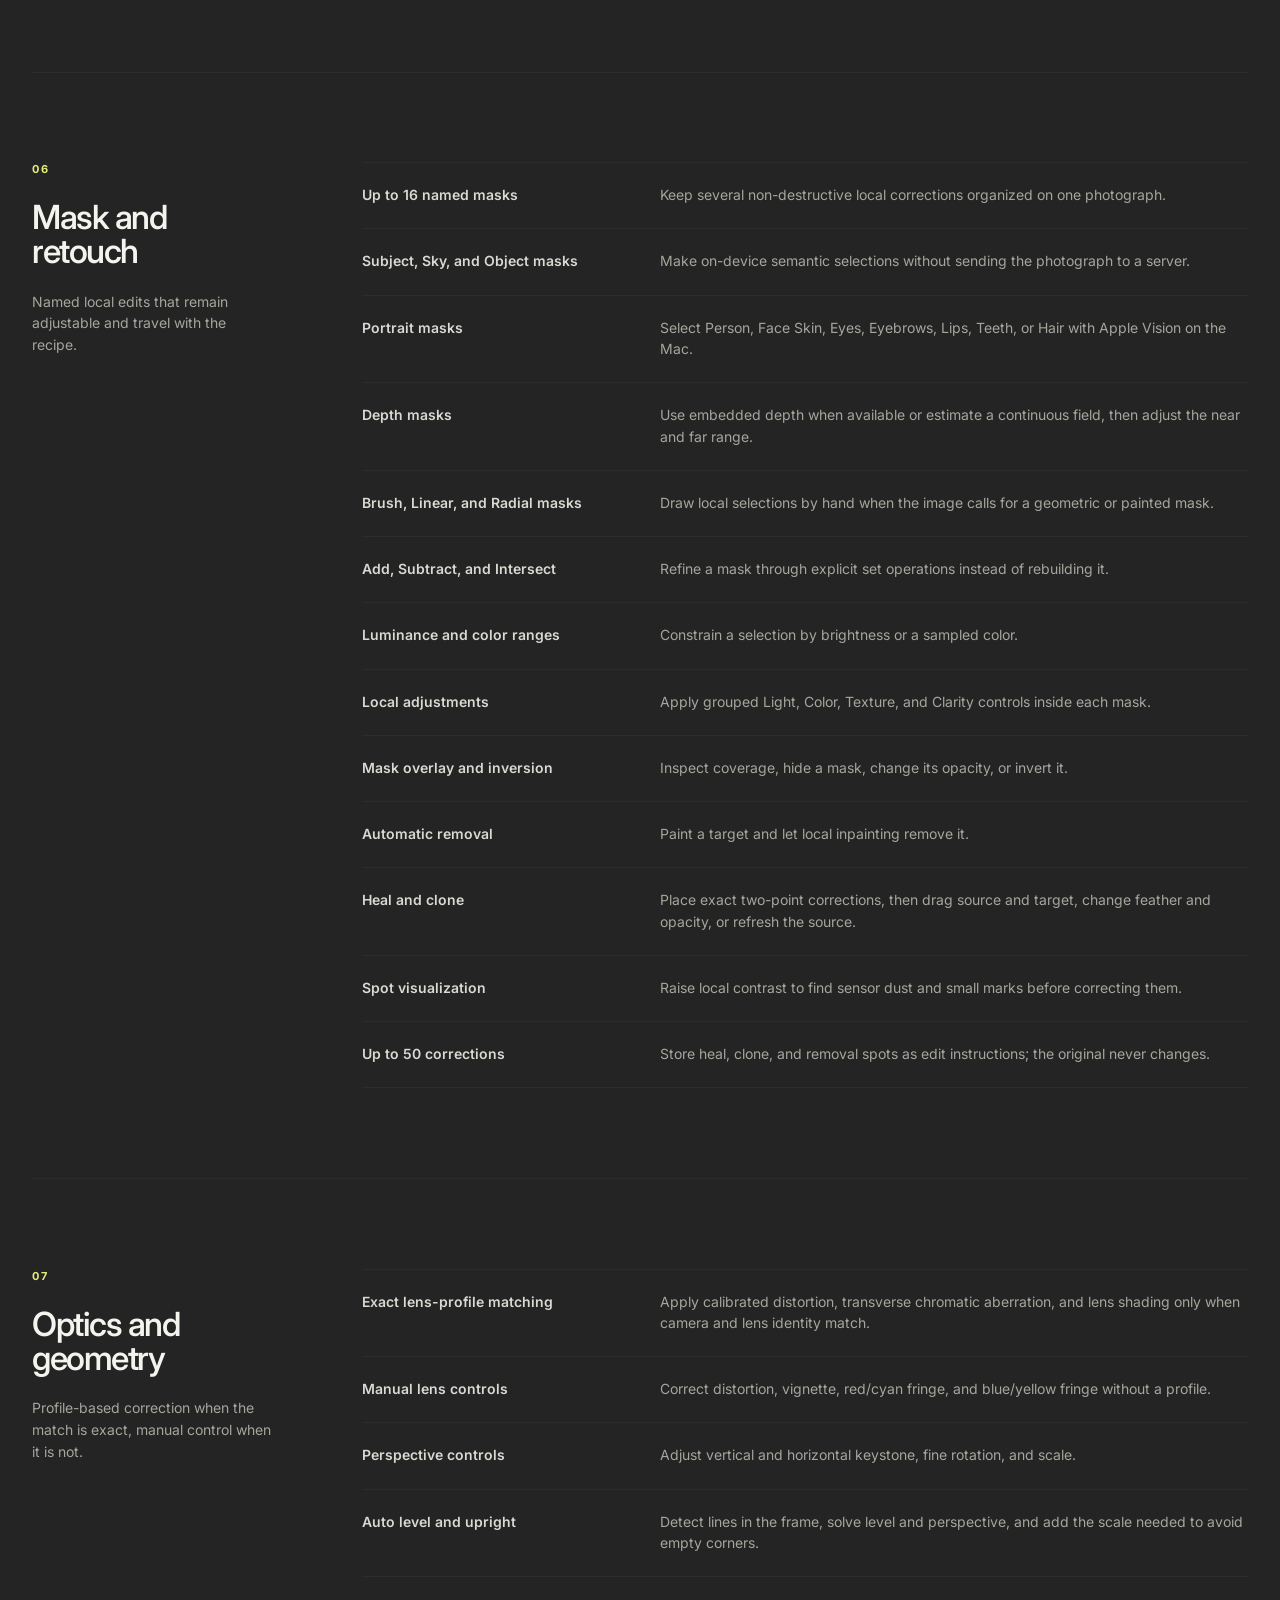
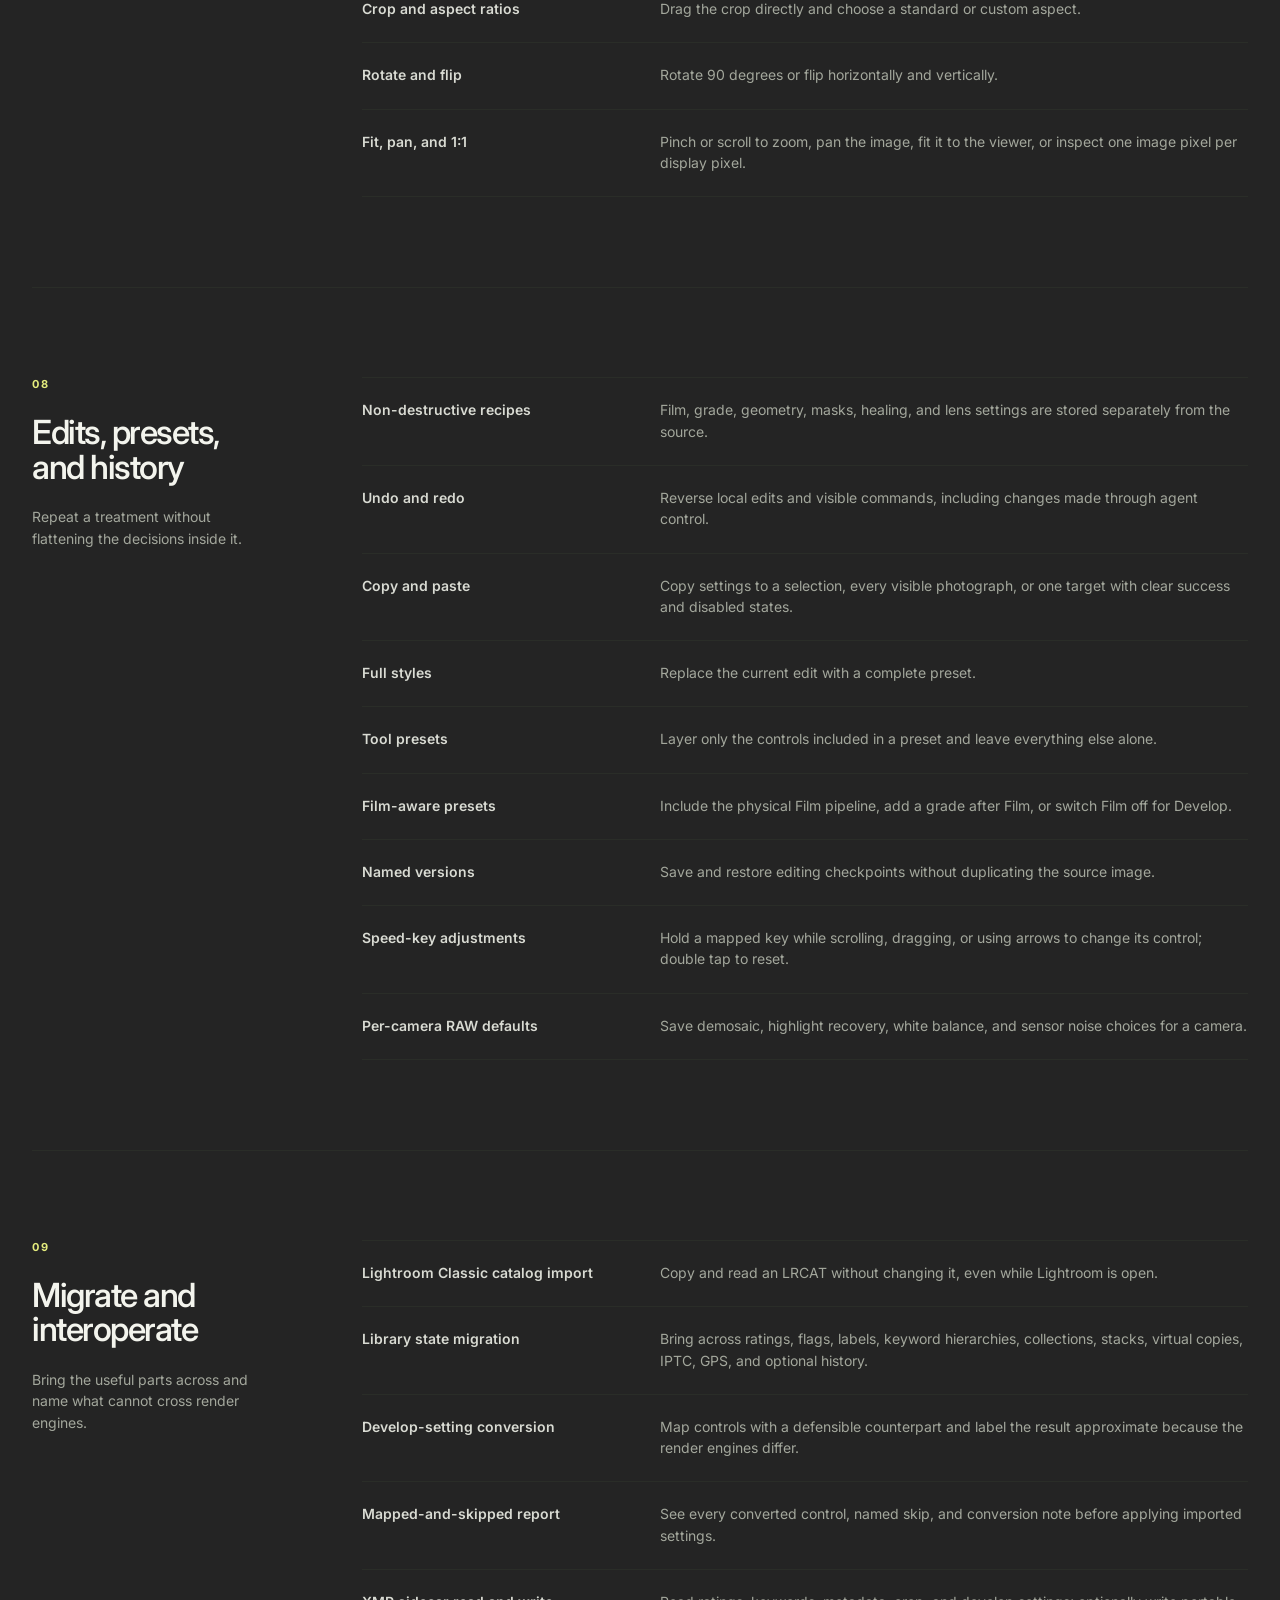
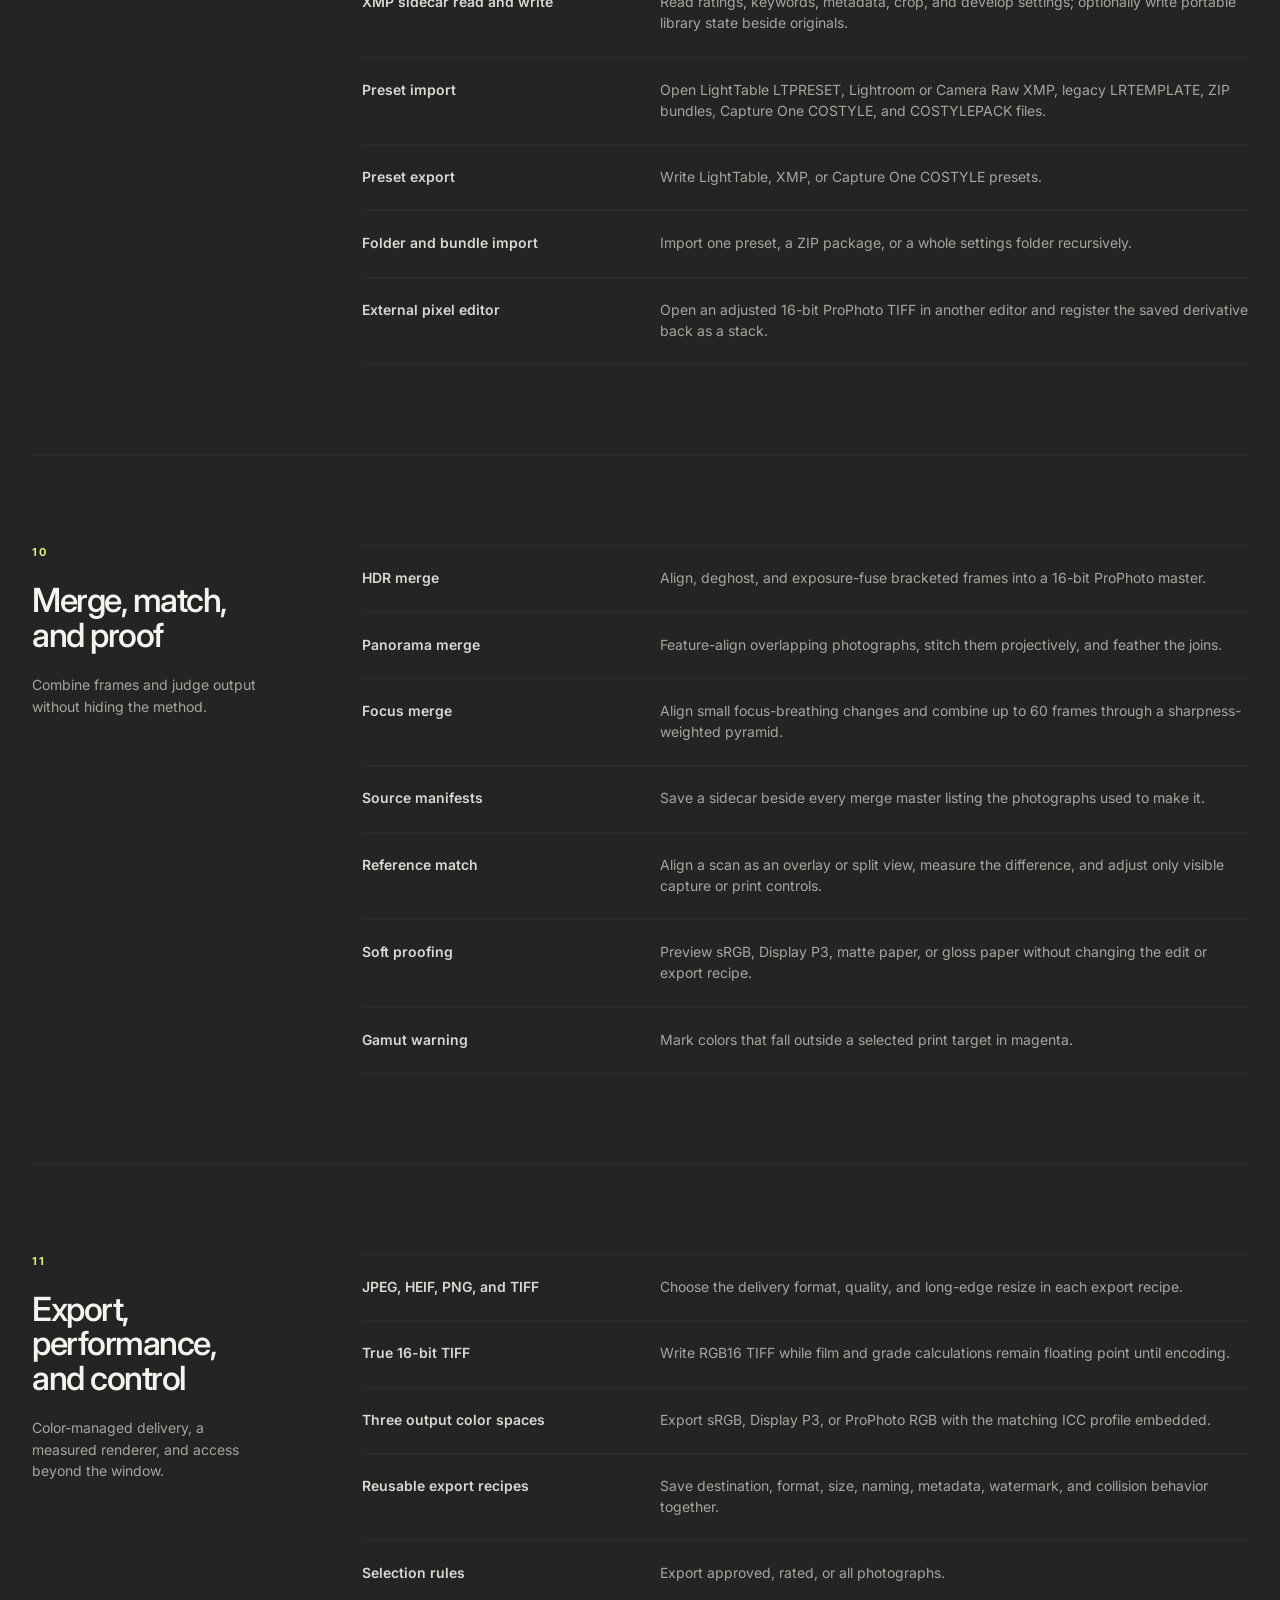
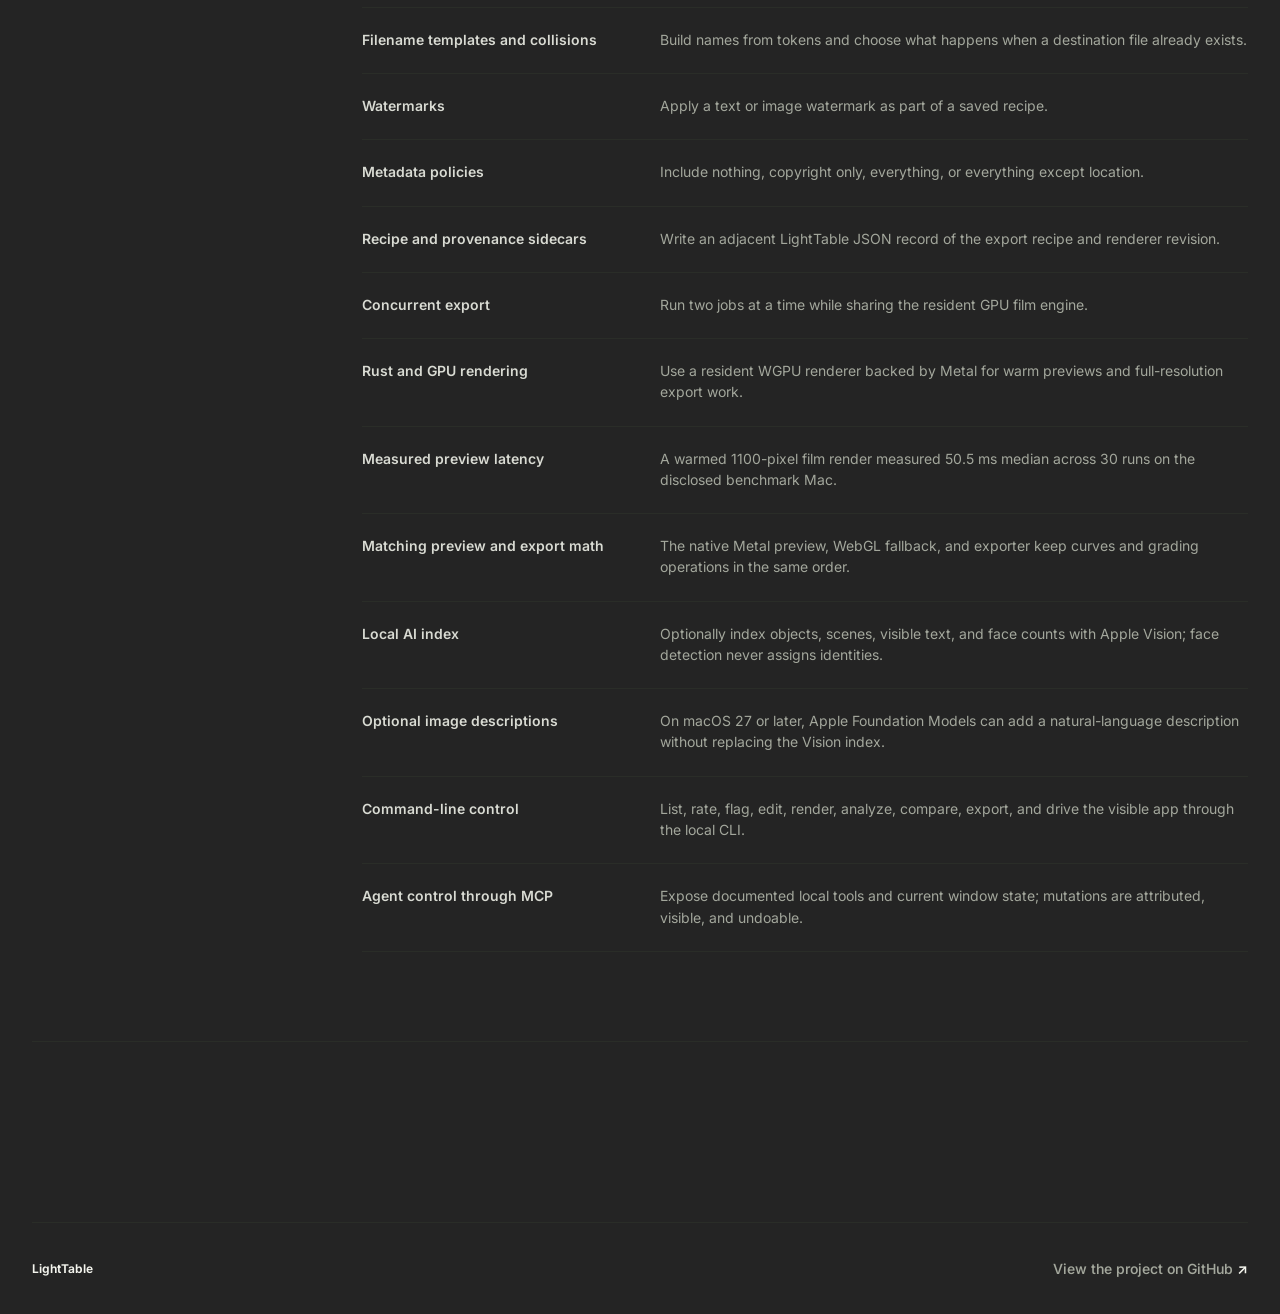
<file: features.html>
<!doctype html>
<html lang="en">
  <head>
    <meta charset="utf-8" />
    <meta name="viewport" content="width=device-width, initial-scale=1" />
    <meta
      name="description"
      content="A complete, searchable guide to LightTable's library, RAW editing, film, masking, migration, and export features."
    />
    <meta property="og:title" content="LightTable features" />
    <meta
      property="og:description"
      content="A complete, searchable guide to LightTable's photographic workflow."
    />
    <meta property="og:type" content="website" />
    <meta property="og:url" content="https://lighttable.app/features.html" />
    <meta property="og:image" content="https://lighttable.app/og.png" />
    <meta name="twitter:card" content="summary_large_image" />
    <meta name="theme-color" content="#242424" />
    <link rel="icon" type="image/png" sizes="32x32" href="favicon-32.png" />
    <link rel="icon" type="image/png" sizes="16x16" href="favicon-16.png" />
    <link rel="apple-touch-icon" href="app-icon.png" />
    <link rel="preconnect" href="https://fonts.googleapis.com" />
    <link rel="preconnect" href="https://fonts.gstatic.com" crossorigin />
    <link
      href="https://fonts.googleapis.com/css2?family=Inter:wght@400;500;600;700&amp;display=swap"
      rel="stylesheet"
    />
    <link rel="stylesheet" href="styles.css" />
    <title>LightTable features</title>
  </head>
  <body>
    <a class="skip-link" href="#main">Skip to content</a>
    <header class="site-header">
      <a class="wordmark" href="./" aria-label="LightTable home">
        <img src="app-icon-64.png" alt="" width="30" height="30" />
        <span>LightTable</span>
      </a>
      <nav class="site-nav" aria-label="Main navigation">
        <a href="screenshots.html">Screenshots</a>
        <a href="features.html" aria-current="page">Features</a>
        <a href="https://github.com/reville/lighttable-digital-darkroom">GitHub <span aria-hidden="true">↗</span></a>
      </nav>
    </header>

    <main class="features-main" id="main">
      <section class="feature-overview" aria-labelledby="overview-title">
        <header class="feature-section-intro reveal">
          <h1 id="overview-title">LightTable Features</h1>
        </header>
        <ol class="big-picture-list reveal">
          <li>A local, non-destructive RAW editor built as a native Mac app.</li>
          <li>A physical film workflow with 23 stocks and 9 print profiles.</li>
          <li>One searchable catalog for photographs kept across many folders.</li>
          <li>Verified card ingest, watched folders, and Apple Photos import.</li>
          <li>Fast culling with ratings, Survey, A/B comparison, and assisted selects.</li>
          <li>Full tonal, color, detail, lens, geometry, mask, heal, and clone tools.</li>
          <li>Lightroom catalog and preset migration with a report of every skip.</li>
          <li>HDR, panorama, focus merge, reference matching, and soft proofing.</li>
          <li>Color-managed JPEG, HEIF, PNG, and true 16-bit TIFF export.</li>
          <li>Optional local AI, plus command-line and agent control you can undo.</li>
        </ol>
      </section>

      <section class="feature-facts" aria-labelledby="install-title">
        <details class="feature-facts-disclosure">
          <summary class="reveal">
            <h2 id="install-title">Install Questions</h2>
            <span class="feature-facts-toggle" aria-hidden="true">+</span>
          </summary>

          <dl class="feature-facts-list">
          <div class="reveal">
            <dt>Intel or Apple silicon?</dt>
            <dd>The current Mac release is Apple silicon only. The app and its helper programs are built for <code>arm64</code>, so they do not launch on an Intel Mac.</dd>
          </div>
          <div class="reveal">
            <dt>What macOS version and hardware?</dt>
            <dd>LightTable requires macOS 13 Ventura or later on an Apple silicon Mac. The main editor does not require Apple Intelligence. Optional image descriptions require macOS 27 or later, Apple Intelligence, and the optional bridge. LightTable has not published a minimum RAM figure yet.</dd>
          </div>
          <div class="reveal">
            <dt>Which RAW files, cameras, and lenses?</dt>
            <dd>RAW support covers <code>3FR</code>, <code>ARQ</code>, <code>ARW</code>, <code>CAP</code>, <code>CR2</code>, <code>CR3</code>, <code>CRW</code>, <code>DCR</code>, <code>DNG</code>, <code>ERF</code>, <code>FFF</code>, <code>IIQ</code>, <code>KDC</code>, <code>MEF</code>, <code>MOS</code>, <code>MRW</code>, <code>NEF</code>, <code>NRW</code>, <code>ORF</code>, <code>PEF</code>, <code>RAF</code>, <code>RAW</code>, <code>RW2</code>, <code>RWL</code>, <code>SR2</code>, <code>SRF</code>, and <code>SRW</code>. The bundled LibRaw 0.22 recognizes 1,275 camera models from 83 manufacturers. <code>X3F</code> is currently excluded. Automatic lens correction uses the bundled Lensfun database and only turns on for a confident camera, lens, and focal-length match. This site does not yet publish a lens-by-lens list; manual correction remains available.</dd>
          </div>
          <div class="reveal">
            <dt>What works from Lightroom?</dt>
            <dd>Lightroom and Camera Raw <code>XMP</code> presets, legacy <code>LRTEMPLATE</code> presets, and ZIP bundles import with approximate control conversion. A Lightroom Classic <code>LRCAT</code> imports from a read-only copy. Lightroom cloud libraries and <code>Managed Catalog.mcat</code> do not import; export their originals to ordinary files first. Imported Adobe edits default to Film off.</dd>
          </div>
          <div class="reveal">
            <dt>What will not migrate?</dt>
            <dd>External presets skip camera profiles, proprietary looks and LUTs, local and AI masks, healing, crop and geometry, lens-profile identities, subject and sky selections, and render-engine-specific operations. Lightroom Classic catalog import also skips <code>.lrcat-data</code> masks and AI data, unsupported smart-collection rules, incomplete crop records, straighten angles beyond ±15°, video develop settings, unmatched files, and custom color-label names. The import report names every skip.</dd>
          </div>
          <div class="reveal">
            <dt>Where does LightTable store its data?</dt>
            <dd>The catalog and edits live in <code>~/Library/Application Support/LightTable/Catalog/library.sqlite3</code>. Presets, preferences, and the optional AI index also live under <code>~/Library/Application Support/LightTable</code>. Generated thumbnails, previews, renders, and compiled caches live under <code>~/Library/Caches/LightTable</code>. Originals stay where you put them. Apple Photos imports are copies in <code>~/Pictures/LightTable Imports/Apple Photos</code>. LightTable also writes <code>.lighttable-state.json</code> to writable source folders as a portable edit mirror; XMP sidecar write-back is opt-in.</dd>
          </div>
          <div class="reveal">
            <dt>What remains after uninstalling?</dt>
            <dd>Dragging <code>LightTable.app</code> to the Trash removes the app, not its data. Originals, ingested copies, Apple Photos imports, exports, Application Support data, caches, <code>.lighttable-state.json</code> files, and any XMP sidecars remain. For a complete removal, quit LightTable and delete <code>~/Library/Application Support/LightTable</code> and <code>~/Library/Caches/LightTable</code>. Remove imported or exported photographs and sidecars separately only if you no longer want them.</dd>
          </div>
          </dl>
        </details>
      </section>

      <section class="feature-directory" aria-labelledby="directory-title">
        <header class="feature-section-intro feature-directory-intro reveal">
          <p class="eyebrow">The complete list</p>
          <h2 id="directory-title">Find a feature.</h2>
          <p>
            Search by task, tool, file format, or the name you know from another editor.
          </p>
        </header>

        <div class="feature-search-bar">
          <form class="feature-search" role="search" novalidate>
            <label for="feature-search">Search features</label>
            <div class="feature-search-control">
              <input
                id="feature-search"
                name="q"
                type="search"
                placeholder="Try ‘Lightroom’, ‘grain’, or ‘mask’"
                autocomplete="off"
                aria-describedby="feature-results"
              />
              <button id="feature-search-clear" type="button" hidden>Clear</button>
            </div>
            <p id="feature-results" aria-live="polite" aria-atomic="true">
              Browse every feature by workflow.
            </p>
          </form>
        </div>

        <div class="feature-groups">
          <section class="feature-group reveal" data-feature-group>
            <header class="feature-group-header">
              <p class="feature-group-number">01</p>
              <h3>Bring photographs in</h3>
              <p>Cards, folders, Apple Photos, and live capture folders.</p>
            </header>
            <ul class="feature-items">
              <li data-feature><strong>One catalog, many folders</strong><span>A single SQLite catalog spans every source folder, so the whole library remains available at once.</span></li>
              <li data-feature><strong>Catalog in place</strong><span>Add Photos and Add Folder use native pickers and leave originals where they already live.</span></li>
              <li data-feature><strong>Content-based relinking</strong><span>A file moved or renamed in Finder reconnects to its edits by content rather than path.</span></li>
              <li data-feature><strong>Apple Photos import</strong><span>Copy the current or compatible representation into a durable folder under Pictures before cataloging it.</span></li>
              <li data-feature><strong>Broad RAW support</strong><span>Open the formats recognized by LibRaw 0.22, covering 1,275 cameras from 83 manufacturers.</span></li>
              <li data-feature><strong>Processed-image input</strong><span>Use HIF, JPEG, and HEIC photographs; ColorSync converts them to ProPhoto RGB before the film model.</span></li>
              <li data-feature><strong>Verified card ingest</strong><span>Copy into dated folders, apply a rename template, and verify the full content hash before success.</span></li>
              <li data-feature><strong>Second ingest copy</strong><span>Write an optional backup copy during the same card ingest job.</span></li>
              <li data-feature><strong>Duplicate-safe resume</strong><span>Existing content is skipped by default, and a restarted ingest resumes without making another set.</span></li>
              <li data-feature><strong>Watched folders</strong><span>Check a capture or hot folder every two seconds, then catalog arrivals in place or copy them through verified ingest.</span></li>
              <li data-feature><strong>Arrival presets and follow mode</strong><span>Apply a preset to new watched-folder frames and select the latest capture only while the user is idle.</span></li>
              <li data-feature><strong>Catalog backup</strong><span>Create dated ZIP backups through SQLite's own backup system.</span></li>
            </ul>
          </section>

          <section class="feature-group reveal" data-feature-group>
            <header class="feature-group-header">
              <p class="feature-group-number">02</p>
              <h3>Browse and organize</h3>
              <p>Views and catalog tools for a small folder or a long-running library.</p>
            </header>
            <ul class="feature-items">
              <li data-feature><strong>Four library views</strong><span>Use the aspect-ratio Photo Grid, metadata-rich Square Grid, single-photo Detail view, or horizontal filmstrip.</span></li>
              <li data-feature><strong>Adjustable, lazy-loaded thumbnails</strong><span>Change thumbnail size without loading the whole library into the browser.</span></li>
              <li data-feature><strong>Catalog search</strong><span>Search filenames, keywords, loaded metadata, local AI tags, and visible text through SQL.</span></li>
              <li data-feature><strong>Filters and sorting</strong><span>Filter by flag, rating, file kind, or virtual-copy status and sort by name, rating, flag, or date.</span></li>
              <li data-feature><strong>Collections</strong><span>Build regular collections without moving the underlying files.</span></li>
              <li data-feature><strong>Smart collections</strong><span>Save rule-based views that update as ratings, flags, labels, or text change.</span></li>
              <li data-feature><strong>Stacks</strong><span>Collapse related originals, derivatives, or burst frames into one library position.</span></li>
              <li data-feature><strong>Virtual copies</strong><span>Create independent edits and names while sharing one source decode and one original file.</span></li>
              <li data-feature><strong>Ratings, flags, and labels</strong><span>Apply 0 to 5 stars, pick, reject, unflag, and five color labels, then filter or sort on them.</span></li>
              <li data-feature><strong>Hierarchical keywords</strong><span>Store Parent &gt; Child keyword paths and find every descendant by searching the parent.</span></li>
              <li data-feature><strong>IPTC and GPS metadata</strong><span>Edit title, caption, headline, creator, copyright, credit, location, and coordinates across one photo or a selection.</span></li>
              <li data-feature><strong>Folder tools</strong><span>Create, rename, favorite, synchronize, reveal, or remove a source bookmark without deleting its photographs.</span></li>
              <li data-feature><strong>Sidecar-aware moves</strong><span>Drag a photograph between catalog folders and move its adjacent XMP sidecar with it.</span></li>
              <li data-feature><strong>Camera metadata readout</strong><span>See camera, lens, focal length, aperture, shutter, ISO, dimensions, and capture date.</span></li>
              <li data-feature><strong>Cataloged video</strong><span>Search, filter, and play clips with a poster frame and seeking; still-image controls remain off because they do not apply.</span></li>
            </ul>
          </section>

          <section class="feature-group reveal" data-feature-group>
            <header class="feature-group-header">
              <p class="feature-group-number">03</p>
              <h3>Cull and review</h3>
              <p>Move from a full shoot to the frames worth editing.</p>
            </header>
            <ul class="feature-items">
              <li data-feature><strong>Range and command selection</strong><span>Use Shift or Command to build a selection directly in the library.</span></li>
              <li data-feature><strong>Survey view</strong><span>Lay a selection or burst out together and rate whichever cell is active.</span></li>
              <li data-feature><strong>A/B view</strong><span>Narrow Survey to two frames, swap their positions, and make one the select while rejecting the rest.</span></li>
              <li data-feature><strong>Rate and advance</strong><span>Hold Shift with a digit to assign a rating and move to the next frame.</span></li>
              <li data-feature><strong>Two shortcut schemes</strong><span>Choose between key layouts for photographers arriving from different editors.</span></li>
              <li data-feature><strong>Recoverable reject removal</strong><span>Send rejected photographs in the current view to the system Trash with one shortcut.</span></li>
              <li data-feature><strong>Before-and-after compare</strong><span>Drag a divider over the image, move the wipe slider, or hold B.</span></li>
              <li data-feature><strong>Assisted culling</strong><span>Review plain yes, no, or unknown judgments for subject sharpness, eyes, exposure, misfires, and documents before applying any flag.</span></li>
            </ul>
          </section>

          <section class="feature-group reveal" data-feature-group>
            <header class="feature-group-header">
              <p class="feature-group-number">04</p>
              <h3>Develop and grade</h3>
              <p>A conventional RAW workflow when Film is off, with the same grade after Film when it is on.</p>
            </header>
            <ul class="feature-items">
              <li data-feature><strong>Film and Develop workspaces</strong><span>Switch Film off for a neutral RAW edit or leave it on and grade after the physical film pipeline.</span></li>
              <li data-feature><strong>Standard and Linear profiles</strong><span>Use a neutral base curve with protected middle gray or the bare scene-referred render.</span></li>
              <li data-feature><strong>Progressive RAW preview</strong><span>See the camera preview first, then the accurate full-quality demosaic from the export pipeline.</span></li>
              <li data-feature><strong>Capture white balance</strong><span>Choose as-shot, daylight, tungsten, or custom white balance before film exposure.</span></li>
              <li data-feature><strong>Demosaic profiles</strong><span>Choose camera-native, fine-detail, or smooth-color RAW conversion.</span></li>
              <li data-feature><strong>Highlight recovery</strong><span>Blend clipped channels or reconstruct highlight color during RAW development.</span></li>
              <li data-feature><strong>Sensor-stage noise reduction</strong><span>Apply light or full noise reduction before the rest of the edit.</span></li>
              <li data-feature><strong>Basic grade</strong><span>Adjust exposure, contrast, highlights, shadows, whites, blacks, temperature, tint, vibrance, and saturation.</span></li>
              <li data-feature><strong>Presence and finish</strong><span>Control texture, clarity, dehaze, and vignette.</span></li>
              <li data-feature><strong>Detail controls</strong><span>Set sharpening amount, radius, detail, edge masking, luminance noise reduction, and color noise reduction.</span></li>
              <li data-feature><strong>Learned denoising</strong><span>Run a bundled Core ML denoiser for sensor noise; builds without the model say it is unavailable instead of passing pixels through.</span></li>
              <li data-feature><strong>RGB and channel curves</strong><span>Draw a point curve for RGB or an individual channel; preview and export use the same 256-entry table.</span></li>
              <li data-feature><strong>Eight-band color mixer</strong><span>Adjust hue, saturation, and luminance across eight hue bands.</span></li>
              <li data-feature><strong>Point Color</strong><span>Sample up to eight source hues, set their affected range, and adjust or even out hue, saturation, and luminance.</span></li>
              <li data-feature><strong>Four-way Color Grading</strong><span>Grade shadows, midtones, highlights, and the whole image with separate wheels, blending, and balance.</span></li>
              <li data-feature><strong>Scopes</strong><span>Use a live RGB histogram, luma waveform, RGB parade, or YCbCr vectorscope beside the image.</span></li>
              <li data-feature><strong>Auto tone and white-balance dropper</strong><span>Start from an automatic tonal pass or sample neutral color directly from the photograph.</span></li>
              <li data-feature><strong>Clipping readout</strong><span>Show clipped channels while judging exposure and output.</span></li>
              <li data-feature><strong>Camera profiles</strong><span>Apply the hue map, look table, and tone curve from a chosen DCP file, with unsupported interpolation named.</span></li>
            </ul>
          </section>

          <section class="feature-group reveal" data-feature-group>
            <header class="feature-group-header">
              <p class="feature-group-number">05</p>
              <h3>Film, print, and scan</h3>
              <p>A modeled photographic process rather than a color preset.</p>
            </header>
            <ul class="feature-items">
              <li data-feature><strong>23 film stocks</strong><span>Each stock carries its own spectral response, density behavior, masking, halation, development, and grain model.</span></li>
              <li data-feature><strong>9 print profiles</strong><span>Send a negative through a modeled print material instead of stopping at a film-colored image.</span></li>
              <li data-feature><strong>Authentic and Creative routing</strong><span>Follow a stock's intended print profile or preserve an intentional stock-and-paper combination.</span></li>
              <li data-feature><strong>Camera exposure and scene metering</strong><span>Set capture EV and meter placement before the film response is calculated.</span></li>
              <li data-feature><strong>Film format</strong><span>Choose the physical image size used to turn stock grain measurements into pixels.</span></li>
              <li data-feature><strong>Stock-specific grain</strong><span>Scale each stock's own particle-area baseline instead of laying one noise texture over every image.</span></li>
              <li data-feature><strong>Diffusion and halation</strong><span>Model light spread at capture and around bright areas in the emulsion.</span></li>
              <li data-feature><strong>Film development</strong><span>Choose measured black-and-white development times or use a clearly labeled creative contrast control.</span></li>
              <li data-feature><strong>Print exposure and preflash</strong><span>Control paper exposure and pre-exposure before the scan stage.</span></li>
              <li data-feature><strong>Yellow and magenta filtration</strong><span>Grade the darkroom print through Y/M filtration rather than a hidden color transform.</span></li>
              <li data-feature><strong>Print glare and output recipes</strong><span>Model the viewing material and choose a defined print-to-output treatment.</span></li>
              <li data-feature><strong>Scan finish</strong><span>Set scan softness and sharpening after the print or reversal stage.</span></li>
              <li data-feature><strong>Reversal-film routing</strong><span>Slide films bypass the negative print stage and go directly to scan.</span></li>
              <li data-feature><strong>Profile bypass</strong><span>Turn the stock model off without discarding the rest of the edit.</span></li>
            </ul>
          </section>

          <section class="feature-group reveal" data-feature-group>
            <header class="feature-group-header">
              <p class="feature-group-number">06</p>
              <h3>Mask and retouch</h3>
              <p>Named local edits that remain adjustable and travel with the recipe.</p>
            </header>
            <ul class="feature-items">
              <li data-feature><strong>Up to 16 named masks</strong><span>Keep several non-destructive local corrections organized on one photograph.</span></li>
              <li data-feature><strong>Subject, Sky, and Object masks</strong><span>Make on-device semantic selections without sending the photograph to a server.</span></li>
              <li data-feature><strong>Portrait masks</strong><span>Select Person, Face Skin, Eyes, Eyebrows, Lips, Teeth, or Hair with Apple Vision on the Mac.</span></li>
              <li data-feature><strong>Depth masks</strong><span>Use embedded depth when available or estimate a continuous field, then adjust the near and far range.</span></li>
              <li data-feature><strong>Brush, Linear, and Radial masks</strong><span>Draw local selections by hand when the image calls for a geometric or painted mask.</span></li>
              <li data-feature><strong>Add, Subtract, and Intersect</strong><span>Refine a mask through explicit set operations instead of rebuilding it.</span></li>
              <li data-feature><strong>Luminance and color ranges</strong><span>Constrain a selection by brightness or a sampled color.</span></li>
              <li data-feature><strong>Local adjustments</strong><span>Apply grouped Light, Color, Texture, and Clarity controls inside each mask.</span></li>
              <li data-feature><strong>Mask overlay and inversion</strong><span>Inspect coverage, hide a mask, change its opacity, or invert it.</span></li>
              <li data-feature><strong>Automatic removal</strong><span>Paint a target and let local inpainting remove it.</span></li>
              <li data-feature><strong>Heal and clone</strong><span>Place exact two-point corrections, then drag source and target, change feather and opacity, or refresh the source.</span></li>
              <li data-feature><strong>Spot visualization</strong><span>Raise local contrast to find sensor dust and small marks before correcting them.</span></li>
              <li data-feature><strong>Up to 50 corrections</strong><span>Store heal, clone, and removal spots as edit instructions; the original never changes.</span></li>
            </ul>
          </section>

          <section class="feature-group reveal" data-feature-group>
            <header class="feature-group-header">
              <p class="feature-group-number">07</p>
              <h3>Optics and geometry</h3>
              <p>Profile-based correction when the match is exact, manual control when it is not.</p>
            </header>
            <ul class="feature-items">
              <li data-feature><strong>Exact lens-profile matching</strong><span>Apply calibrated distortion, transverse chromatic aberration, and lens shading only when camera and lens identity match.</span></li>
              <li data-feature><strong>Manual lens controls</strong><span>Correct distortion, vignette, red/cyan fringe, and blue/yellow fringe without a profile.</span></li>
              <li data-feature><strong>Perspective controls</strong><span>Adjust vertical and horizontal keystone, fine rotation, and scale.</span></li>
              <li data-feature><strong>Auto level and upright</strong><span>Detect lines in the frame, solve level and perspective, and add the scale needed to avoid empty corners.</span></li>
              <li data-feature><strong>Crop and aspect ratios</strong><span>Drag the crop directly and choose a standard or custom aspect.</span></li>
              <li data-feature><strong>Rotate and flip</strong><span>Rotate 90 degrees or flip horizontally and vertically.</span></li>
              <li data-feature><strong>Fit, pan, and 1:1</strong><span>Pinch or scroll to zoom, pan the image, fit it to the viewer, or inspect one image pixel per display pixel.</span></li>
            </ul>
          </section>

          <section class="feature-group reveal" data-feature-group>
            <header class="feature-group-header">
              <p class="feature-group-number">08</p>
              <h3>Edits, presets, and history</h3>
              <p>Repeat a treatment without flattening the decisions inside it.</p>
            </header>
            <ul class="feature-items">
              <li data-feature><strong>Non-destructive recipes</strong><span>Film, grade, geometry, masks, healing, and lens settings are stored separately from the source.</span></li>
              <li data-feature><strong>Undo and redo</strong><span>Reverse local edits and visible commands, including changes made through agent control.</span></li>
              <li data-feature><strong>Copy and paste</strong><span>Copy settings to a selection, every visible photograph, or one target with clear success and disabled states.</span></li>
              <li data-feature><strong>Full styles</strong><span>Replace the current edit with a complete preset.</span></li>
              <li data-feature><strong>Tool presets</strong><span>Layer only the controls included in a preset and leave everything else alone.</span></li>
              <li data-feature><strong>Film-aware presets</strong><span>Include the physical Film pipeline, add a grade after Film, or switch Film off for Develop.</span></li>
              <li data-feature><strong>Named versions</strong><span>Save and restore editing checkpoints without duplicating the source image.</span></li>
              <li data-feature><strong>Speed-key adjustments</strong><span>Hold a mapped key while scrolling, dragging, or using arrows to change its control; double tap to reset.</span></li>
              <li data-feature><strong>Per-camera RAW defaults</strong><span>Save demosaic, highlight recovery, white balance, and sensor noise choices for a camera.</span></li>
            </ul>
          </section>

          <section class="feature-group reveal" data-feature-group>
            <header class="feature-group-header">
              <p class="feature-group-number">09</p>
              <h3>Migrate and interoperate</h3>
              <p>Bring the useful parts across and name what cannot cross render engines.</p>
            </header>
            <ul class="feature-items">
              <li data-feature><strong>Lightroom Classic catalog import</strong><span>Copy and read an LRCAT without changing it, even while Lightroom is open.</span></li>
              <li data-feature><strong>Library state migration</strong><span>Bring across ratings, flags, labels, keyword hierarchies, collections, stacks, virtual copies, IPTC, GPS, and optional history.</span></li>
              <li data-feature><strong>Develop-setting conversion</strong><span>Map controls with a defensible counterpart and label the result approximate because the render engines differ.</span></li>
              <li data-feature><strong>Mapped-and-skipped report</strong><span>See every converted control, named skip, and conversion note before applying imported settings.</span></li>
              <li data-feature><strong>XMP sidecar read and write</strong><span>Read ratings, keywords, metadata, crop, and develop settings; optionally write portable library state beside originals.</span></li>
              <li data-feature><strong>Preset import</strong><span>Open LightTable LTPRESET, Lightroom or Camera Raw XMP, legacy LRTEMPLATE, ZIP bundles, Capture One COSTYLE, and COSTYLEPACK files.</span></li>
              <li data-feature><strong>Preset export</strong><span>Write LightTable, XMP, or Capture One COSTYLE presets.</span></li>
              <li data-feature><strong>Folder and bundle import</strong><span>Import one preset, a ZIP package, or a whole settings folder recursively.</span></li>
              <li data-feature><strong>External pixel editor</strong><span>Open an adjusted 16-bit ProPhoto TIFF in another editor and register the saved derivative back as a stack.</span></li>
            </ul>
          </section>

          <section class="feature-group reveal" data-feature-group>
            <header class="feature-group-header">
              <p class="feature-group-number">10</p>
              <h3>Merge, match, and proof</h3>
              <p>Combine frames and judge output without hiding the method.</p>
            </header>
            <ul class="feature-items">
              <li data-feature><strong>HDR merge</strong><span>Align, deghost, and exposure-fuse bracketed frames into a 16-bit ProPhoto master.</span></li>
              <li data-feature><strong>Panorama merge</strong><span>Feature-align overlapping photographs, stitch them projectively, and feather the joins.</span></li>
              <li data-feature><strong>Focus merge</strong><span>Align small focus-breathing changes and combine up to 60 frames through a sharpness-weighted pyramid.</span></li>
              <li data-feature><strong>Source manifests</strong><span>Save a sidecar beside every merge master listing the photographs used to make it.</span></li>
              <li data-feature><strong>Reference match</strong><span>Align a scan as an overlay or split view, measure the difference, and adjust only visible capture or print controls.</span></li>
              <li data-feature><strong>Soft proofing</strong><span>Preview sRGB, Display P3, matte paper, or gloss paper without changing the edit or export recipe.</span></li>
              <li data-feature><strong>Gamut warning</strong><span>Mark colors that fall outside a selected print target in magenta.</span></li>
            </ul>
          </section>

          <section class="feature-group reveal" data-feature-group>
            <header class="feature-group-header">
              <p class="feature-group-number">11</p>
              <h3>Export, performance, and control</h3>
              <p>Color-managed delivery, a measured renderer, and access beyond the window.</p>
            </header>
            <ul class="feature-items">
              <li data-feature><strong>JPEG, HEIF, PNG, and TIFF</strong><span>Choose the delivery format, quality, and long-edge resize in each export recipe.</span></li>
              <li data-feature><strong>True 16-bit TIFF</strong><span>Write RGB16 TIFF while film and grade calculations remain floating point until encoding.</span></li>
              <li data-feature><strong>Three output color spaces</strong><span>Export sRGB, Display P3, or ProPhoto RGB with the matching ICC profile embedded.</span></li>
              <li data-feature><strong>Reusable export recipes</strong><span>Save destination, format, size, naming, metadata, watermark, and collision behavior together.</span></li>
              <li data-feature><strong>Selection rules</strong><span>Export approved, rated, or all photographs.</span></li>
              <li data-feature><strong>Filename templates and collisions</strong><span>Build names from tokens and choose what happens when a destination file already exists.</span></li>
              <li data-feature><strong>Watermarks</strong><span>Apply a text or image watermark as part of a saved recipe.</span></li>
              <li data-feature><strong>Metadata policies</strong><span>Include nothing, copyright only, everything, or everything except location.</span></li>
              <li data-feature><strong>Recipe and provenance sidecars</strong><span>Write an adjacent LightTable JSON record of the export recipe and renderer revision.</span></li>
              <li data-feature><strong>Concurrent export</strong><span>Run two jobs at a time while sharing the resident GPU film engine.</span></li>
              <li data-feature><strong>Rust and GPU rendering</strong><span>Use a resident WGPU renderer backed by Metal for warm previews and full-resolution export work.</span></li>
              <li data-feature><strong>Measured preview latency</strong><span>A warmed 1100-pixel film render measured 50.5 ms median across 30 runs on the disclosed benchmark Mac.</span></li>
              <li data-feature><strong>Matching preview and export math</strong><span>The native Metal preview, WebGL fallback, and exporter keep curves and grading operations in the same order.</span></li>
              <li data-feature><strong>Local AI index</strong><span>Optionally index objects, scenes, visible text, and face counts with Apple Vision; face detection never assigns identities.</span></li>
              <li data-feature><strong>Optional image descriptions</strong><span>On macOS 27 or later, Apple Foundation Models can add a natural-language description without replacing the Vision index.</span></li>
              <li data-feature><strong>Command-line control</strong><span>List, rate, flag, edit, render, analyze, compare, export, and drive the visible app through the local CLI.</span></li>
              <li data-feature><strong>Agent control through MCP</strong><span>Expose documented local tools and current window state; mutations are attributed, visible, and undoable.</span></li>
            </ul>
          </section>
        </div>

        <div class="feature-empty" id="feature-empty" hidden>
          <p>No features match that search.</p>
          <button class="text-button" id="feature-empty-clear" type="button">Clear the search</button>
        </div>
      </section>
    </main>

    <footer>
      <span>LightTable</span>
      <a class="text-link" href="https://github.com/reville/lighttable-digital-darkroom">View the project on GitHub <span aria-hidden="true">↗</span></a>
    </footer>

    <script src="script.js"></script>
  </body>
</html>
</file>
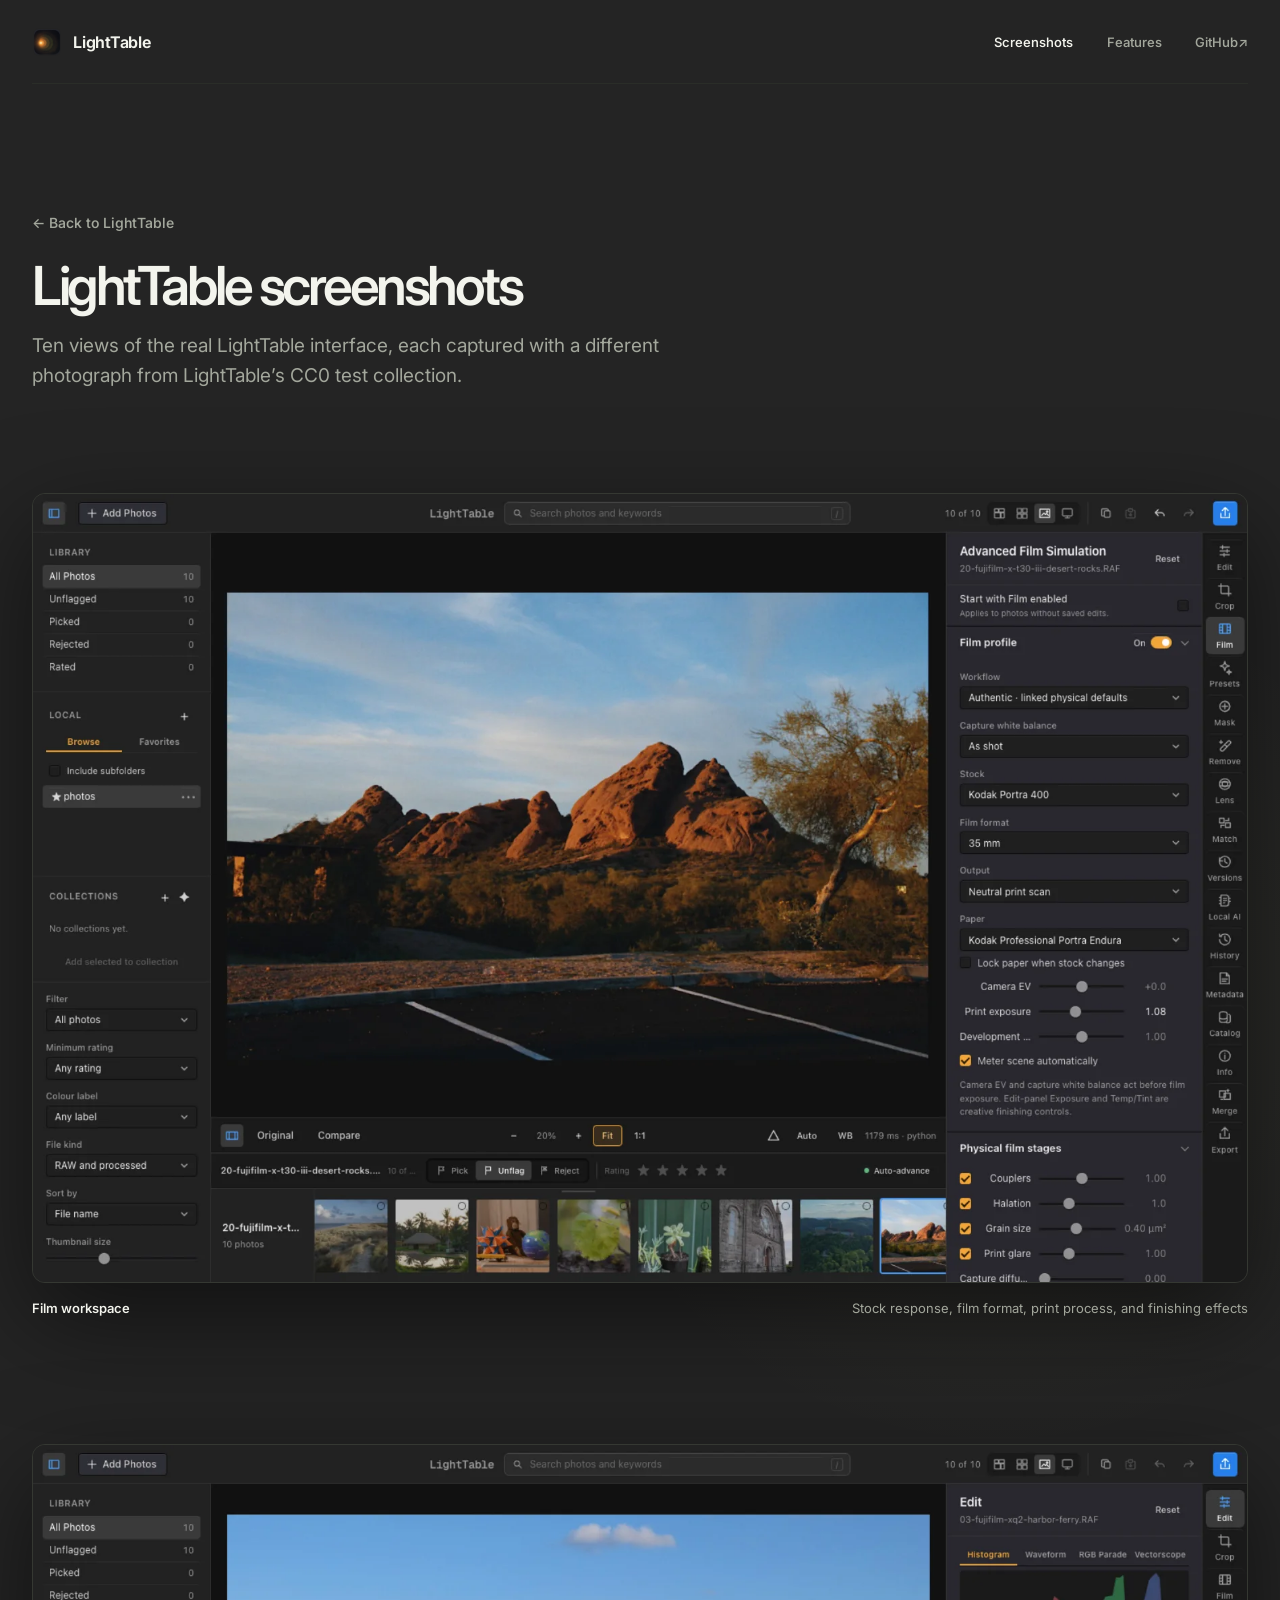
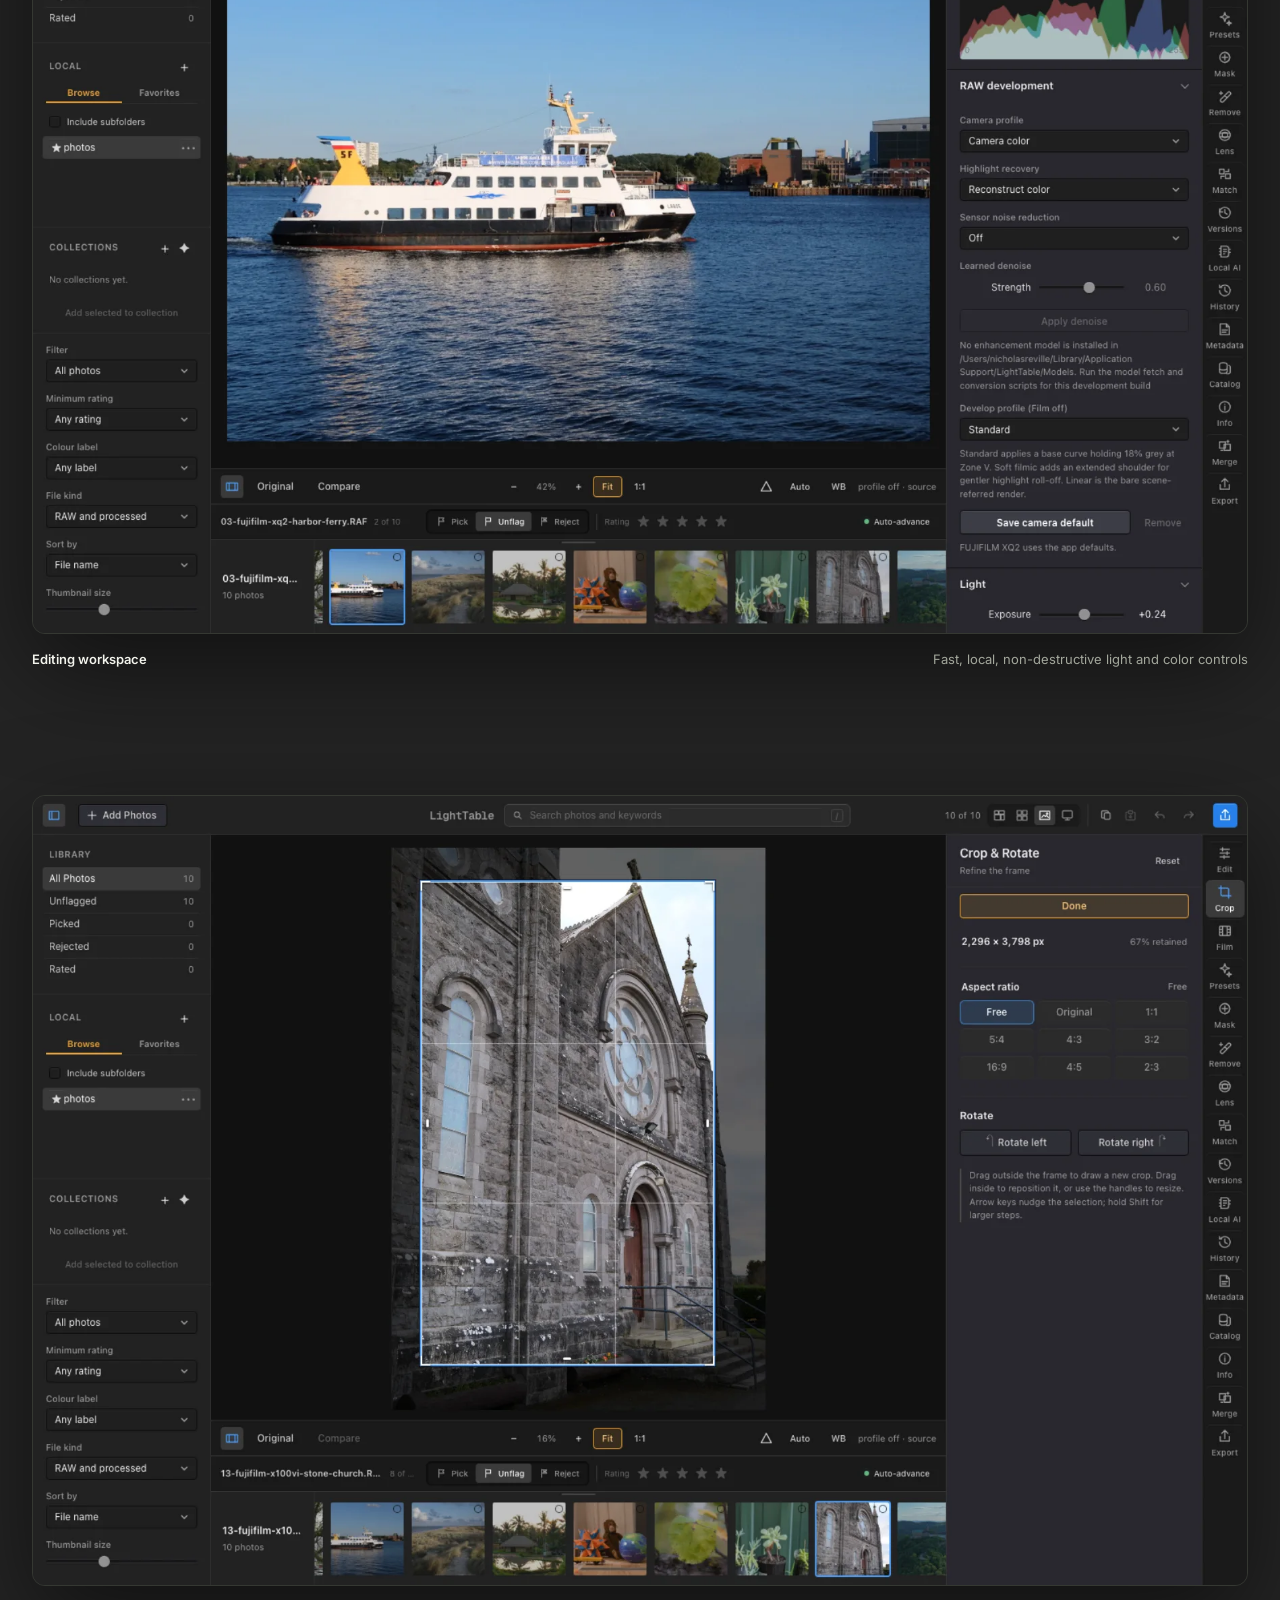
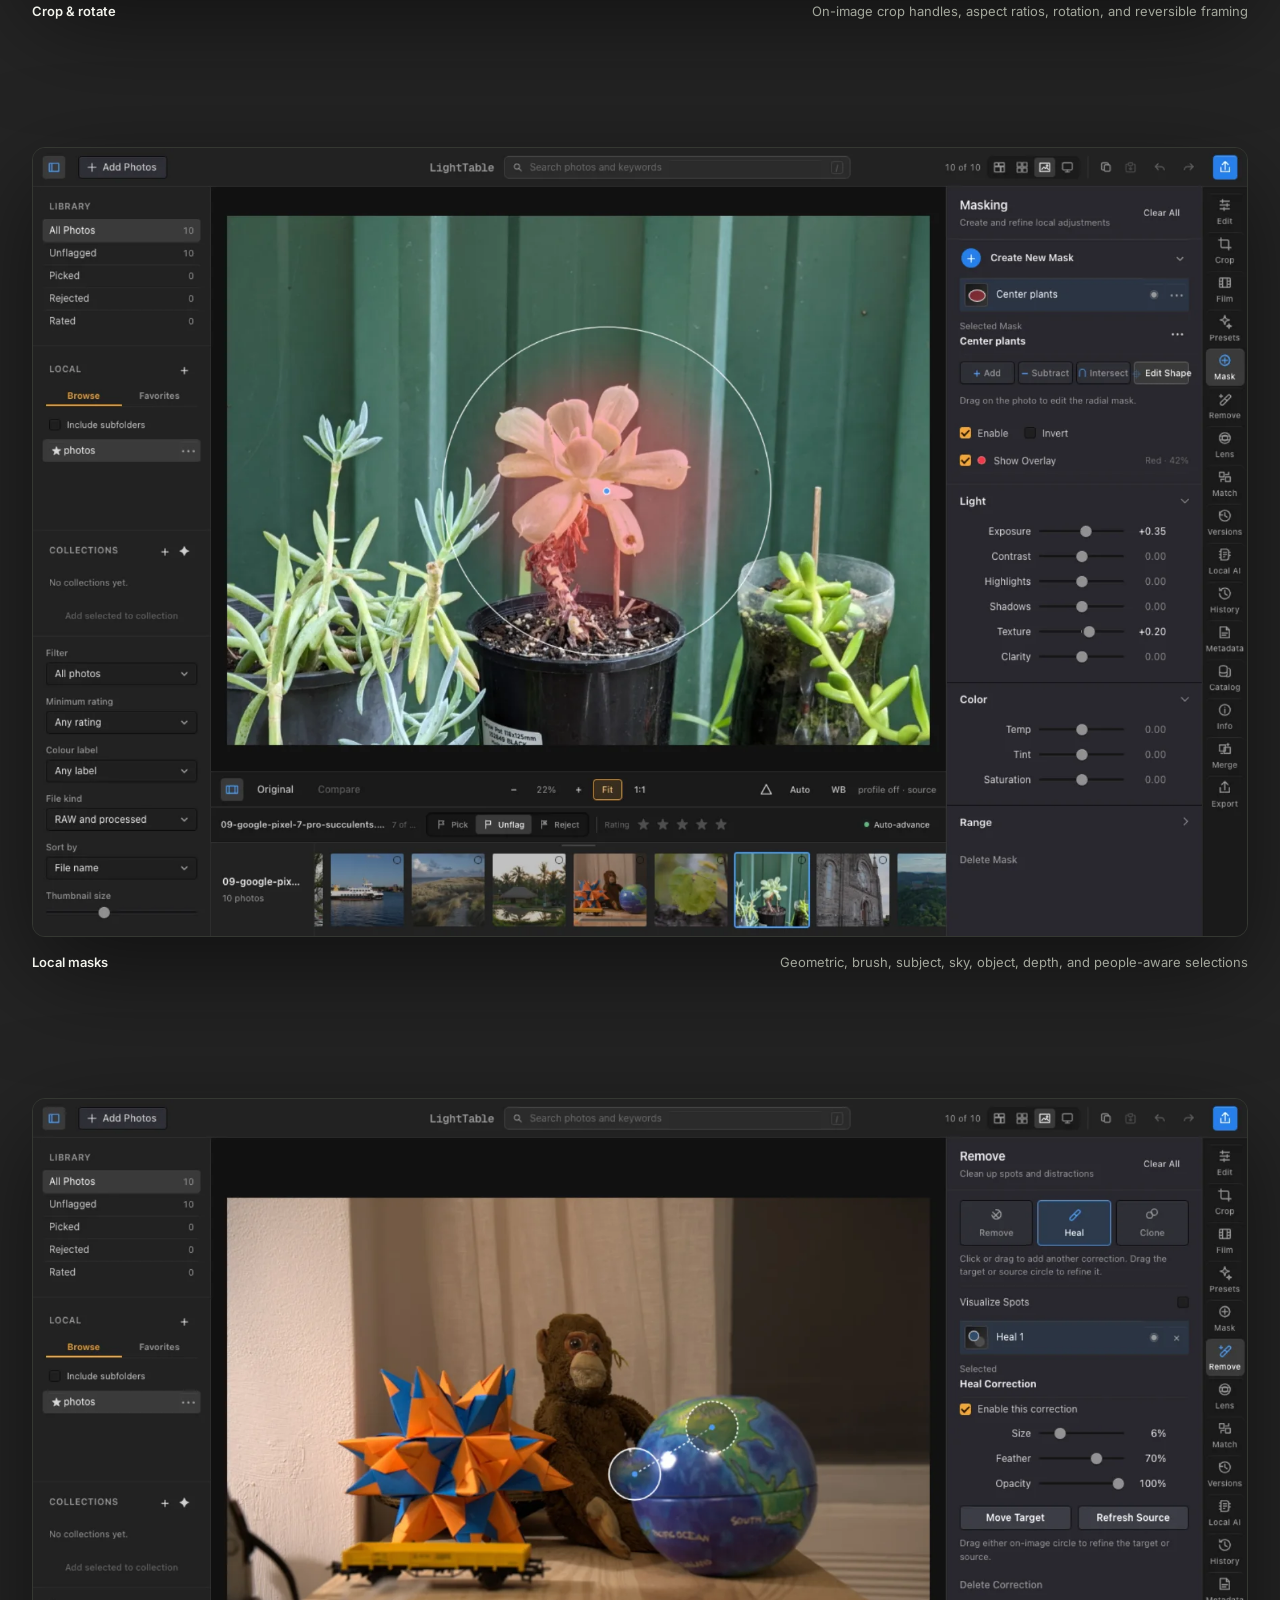
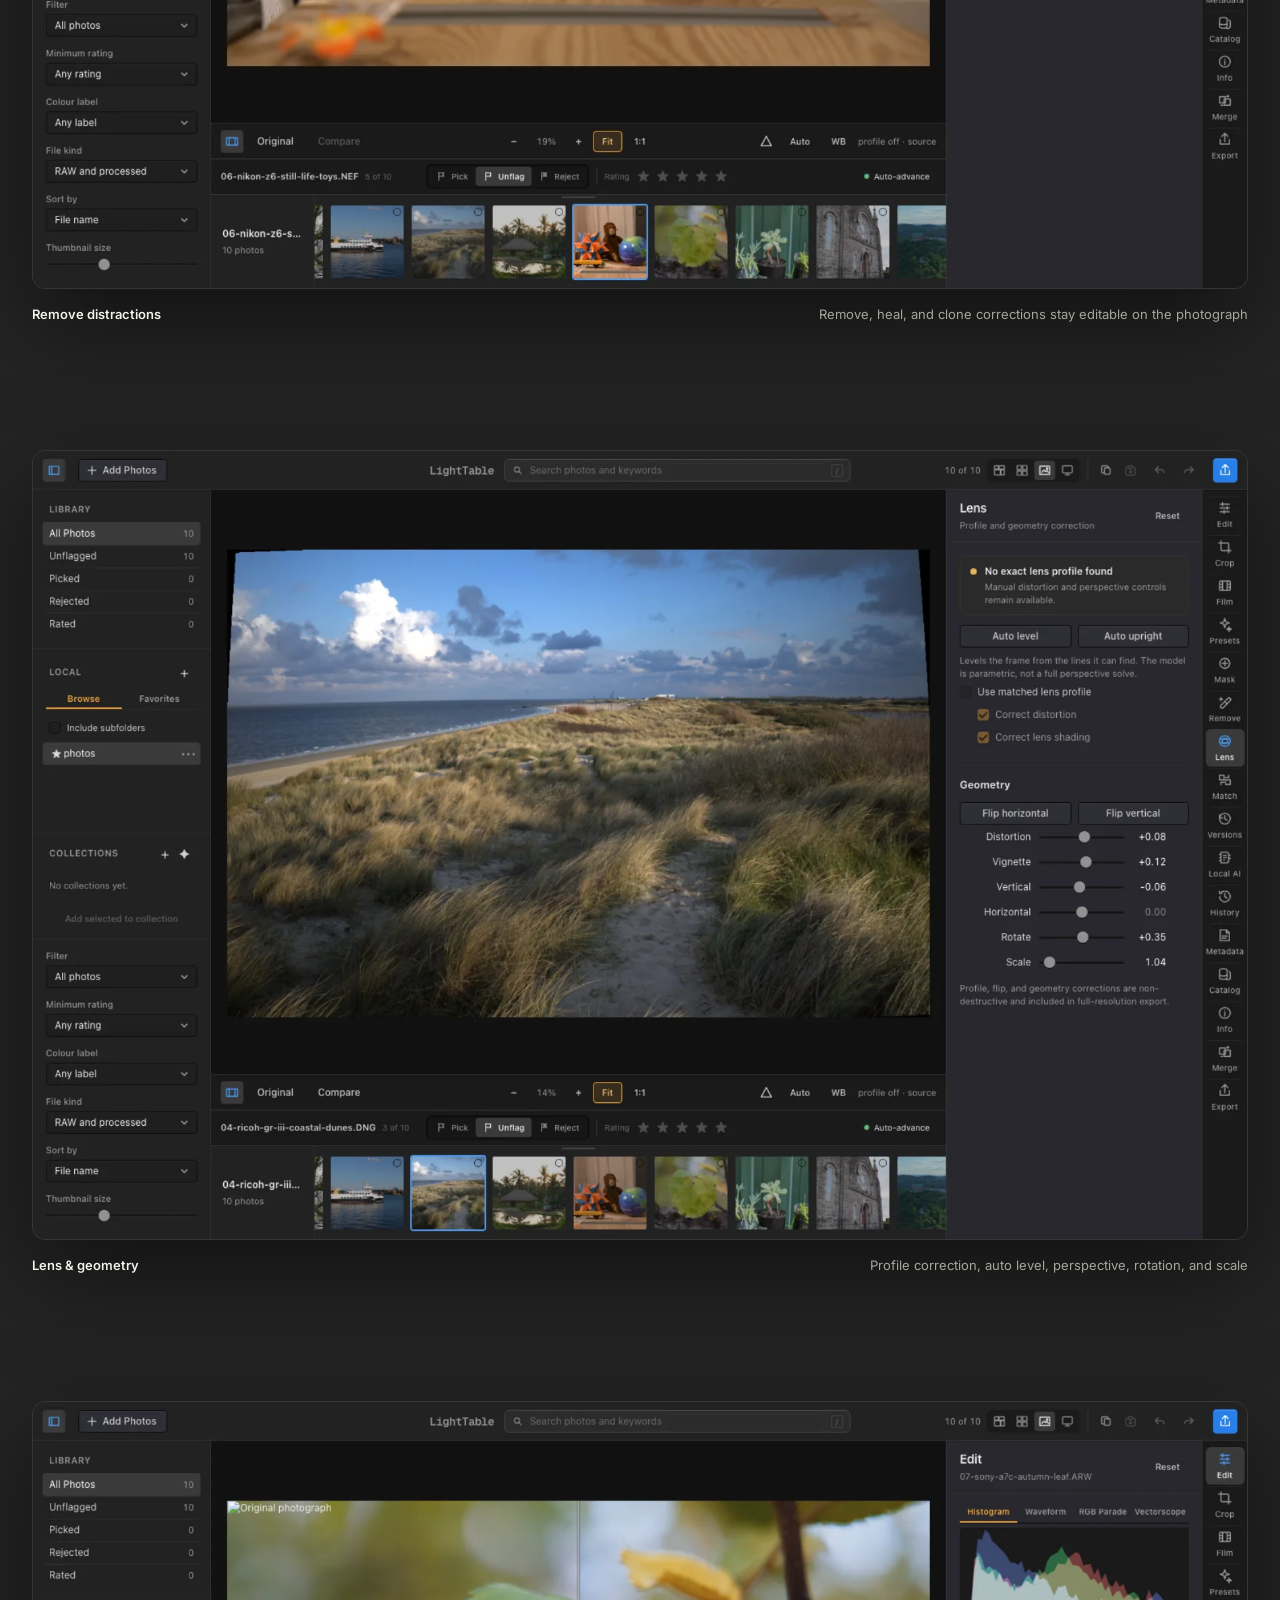
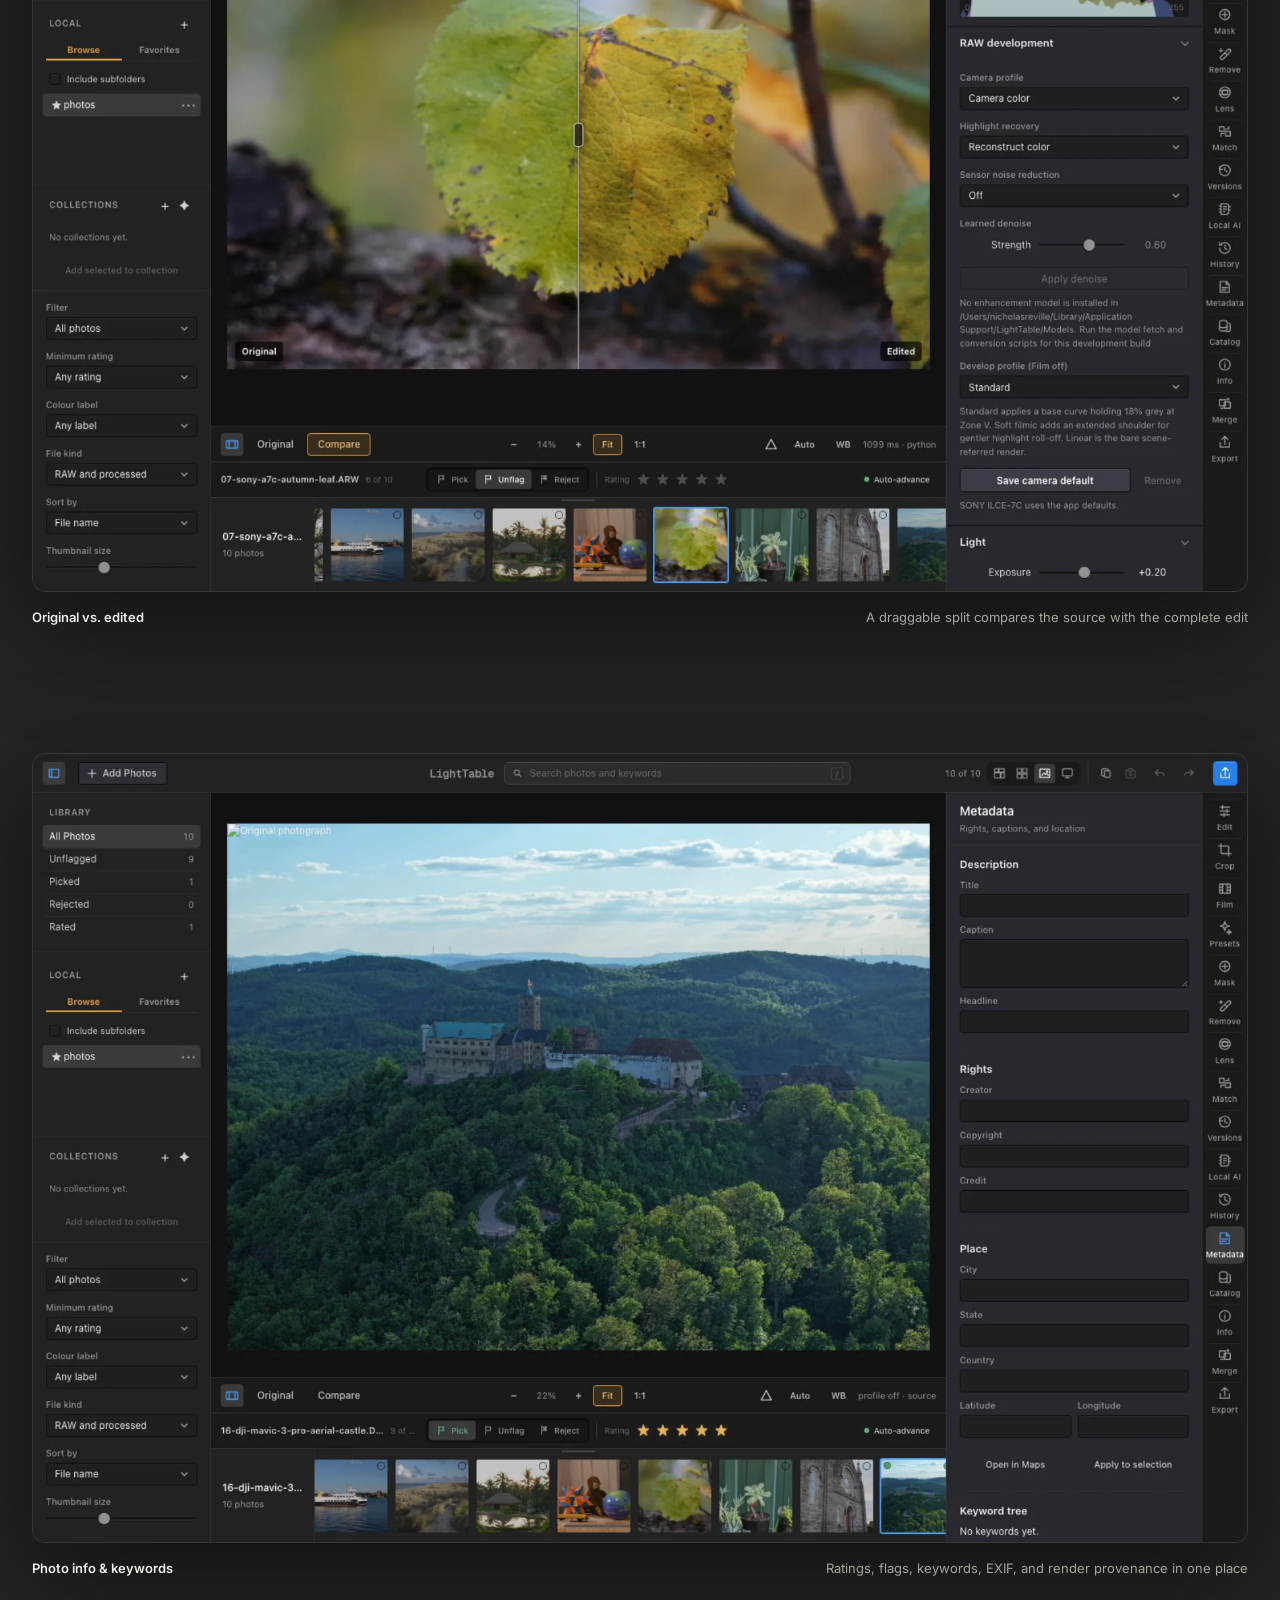
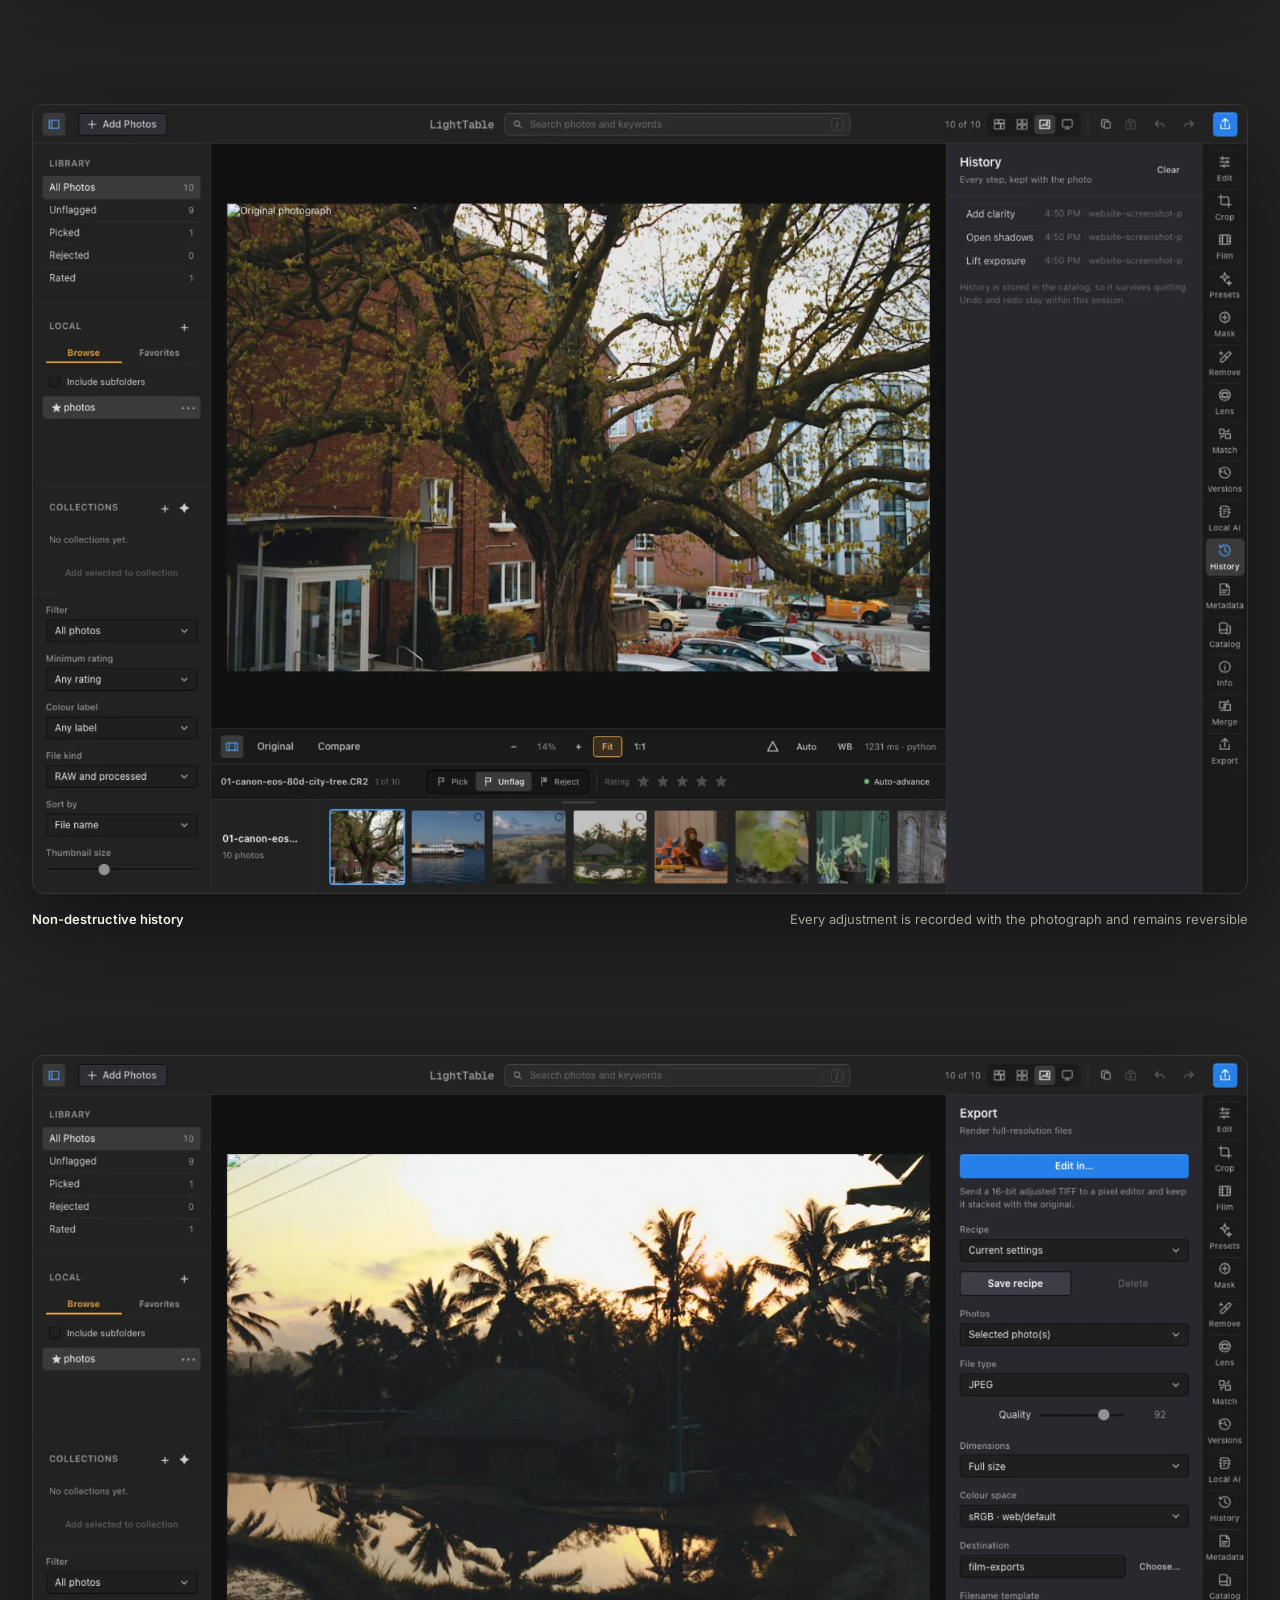
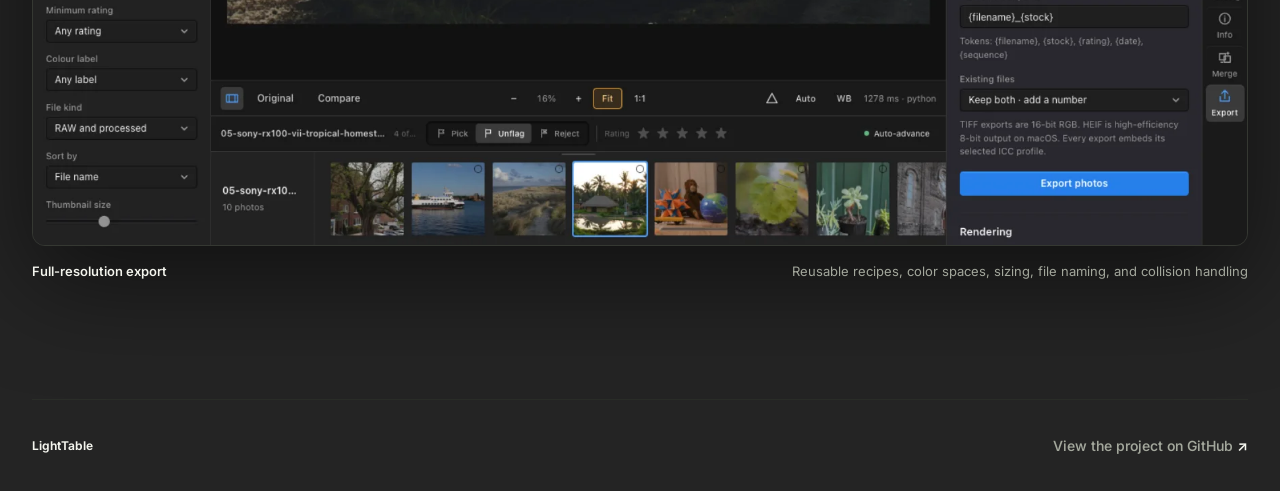
<file: screenshots.html>
<!doctype html>
<html lang="en">
  <head>
    <meta charset="utf-8" />
    <meta name="viewport" content="width=device-width, initial-scale=1" />
    <meta name="description" content="Screenshots of the native LightTable digital darkroom for macOS." />
    <meta name="theme-color" content="#242424" />
    <link rel="icon" type="image/png" sizes="32x32" href="favicon-32.png" />
    <link rel="icon" type="image/png" sizes="16x16" href="favicon-16.png" />
    <link rel="apple-touch-icon" href="app-icon.png" />
    <link rel="preconnect" href="https://fonts.googleapis.com" />
    <link rel="preconnect" href="https://fonts.gstatic.com" crossorigin />
    <link
      href="https://fonts.googleapis.com/css2?family=Inter:wght@400;500;600;700&amp;display=swap"
      rel="stylesheet"
    />
    <link rel="stylesheet" href="styles.css" />
    <title>LightTable screenshots</title>
  </head>
  <body>
    <a class="skip-link" href="#main">Skip to content</a>
    <header class="site-header">
      <a class="wordmark" href="./" aria-label="LightTable home">
        <img src="app-icon-64.png" alt="" width="30" height="30" />
        <span>LightTable</span>
      </a>
      <nav class="site-nav" aria-label="Main navigation">
        <a href="screenshots.html" aria-current="page">Screenshots</a>
        <a href="features.html">Features</a>
        <a href="https://github.com/reville/lighttable-digital-darkroom">GitHub <span aria-hidden="true">↗</span></a>
      </nav>
    </header>

    <main class="gallery-main" id="main">
      <div class="gallery-intro">
        <a class="back-link" href="./">← Back to LightTable</a>
        <h1 class="reveal">LightTable screenshots</h1>
        <p class="gallery-summary reveal">Ten views of the real LightTable interface, each captured with a different photograph from LightTable’s CC0 test collection.</p>
      </div>

      <div class="gallery">
        <figure class="reveal">
          <img
            src="screenshots/film-controls.webp"
            alt="LightTable Film workspace showing a desert landscape with film stock, format, paper, and physical print controls"
            width="1800"
            height="1169"
          />
          <figcaption>
            <strong>Film workspace</strong>
            <span>Stock response, film format, print process, and finishing effects</span>
          </figcaption>
        </figure>

        <figure class="reveal">
          <img
            src="screenshots/editor.webp"
            alt="LightTable Edit workspace showing a harbor ferry with light, curve, and color controls"
            width="1800"
            height="1169"
          />
          <figcaption>
            <strong>Editing workspace</strong>
            <span>Fast, local, non-destructive light and color controls</span>
          </figcaption>
        </figure>

        <figure class="reveal">
          <img
            src="screenshots/crop-and-rotate.webp"
            alt="LightTable Crop and Rotate workspace showing a stone church with an active crop frame and aspect-ratio controls"
            width="1800"
            height="1169"
            loading="lazy"
          />
          <figcaption>
            <strong>Crop &amp; rotate</strong>
            <span>On-image crop handles, aspect ratios, rotation, and reversible framing</span>
          </figcaption>
        </figure>

        <figure class="reveal">
          <img
            src="screenshots/local-masks.webp"
            alt="LightTable Masking workspace showing succulent plants with a radial mask overlay and local adjustment controls"
            width="1800"
            height="1169"
            loading="lazy"
          />
          <figcaption>
            <strong>Local masks</strong>
            <span>Geometric, brush, subject, sky, object, depth, and people-aware selections</span>
          </figcaption>
        </figure>

        <figure class="reveal">
          <img
            src="screenshots/remove.webp"
            alt="LightTable Remove workspace showing a toy still life with editable heal source and target circles"
            width="1800"
            height="1169"
            loading="lazy"
          />
          <figcaption>
            <strong>Remove distractions</strong>
            <span>Remove, heal, and clone corrections stay editable on the photograph</span>
          </figcaption>
        </figure>

        <figure class="reveal">
          <img
            src="screenshots/lens-and-geometry.webp"
            alt="LightTable Lens workspace showing coastal dunes with profile and geometry correction controls"
            width="1800"
            height="1169"
            loading="lazy"
          />
          <figcaption>
            <strong>Lens &amp; geometry</strong>
            <span>Profile correction, auto level, perspective, rotation, and scale</span>
          </figcaption>
        </figure>

        <figure class="reveal">
          <img
            src="screenshots/before-after.webp"
            alt="LightTable split comparison showing the original and edited versions of an autumn leaf photograph"
            width="1800"
            height="1169"
            loading="lazy"
          />
          <figcaption>
            <strong>Original vs. edited</strong>
            <span>A draggable split compares the source with the complete edit</span>
          </figcaption>
        </figure>

        <figure class="reveal">
          <img
            src="screenshots/photo-info.webp"
            alt="LightTable Info workspace showing an aerial castle photograph with rating, keyword, EXIF, and render provenance controls"
            width="1800"
            height="1169"
            loading="lazy"
          />
          <figcaption>
            <strong>Photo info &amp; keywords</strong>
            <span>Ratings, flags, keywords, EXIF, and render provenance in one place</span>
          </figcaption>
        </figure>

        <figure class="reveal">
          <img
            src="screenshots/history.webp"
            alt="LightTable History workspace showing a city tree photograph and its recorded non-destructive adjustment steps"
            width="1800"
            height="1169"
            loading="lazy"
          />
          <figcaption>
            <strong>Non-destructive history</strong>
            <span>Every adjustment is recorded with the photograph and remains reversible</span>
          </figcaption>
        </figure>

        <figure class="reveal">
          <img
            src="screenshots/export-workflow.webp"
            alt="LightTable Export workspace showing a tropical homestead with recipe, format, size, color space, and naming controls"
            width="1800"
            height="1169"
            loading="lazy"
          />
          <figcaption>
            <strong>Full-resolution export</strong>
            <span>Reusable recipes, color spaces, sizing, file naming, and collision handling</span>
          </figcaption>
        </figure>
      </div>
    </main>

    <footer>
      <span>LightTable</span>
      <a class="text-link" href="https://github.com/reville/lighttable-digital-darkroom">View the project on GitHub <span aria-hidden="true">↗</span></a>
    </footer>

    <script src="script.js"></script>
  </body>
</html>
</file>
<file: styles.css>
:root {
  color-scheme: dark;
  --background: #242424;
  --surface: #121411;
  --text: #f3f4ed;
  --muted: #a3a79c;
  --line: #2a2d28;
  --accent: #e4ec7d;
  --accent-ink: #17190d;
  --max-width: 1540px;
}

* {
  box-sizing: border-box;
}

html {
  scroll-behavior: smooth;
}

body {
  margin: 0;
  min-width: 320px;
  background:
    radial-gradient(circle at 78% 10%, rgba(228, 236, 125, 0.055), transparent 28rem),
    var(--background);
  color: var(--text);
  font-family: "Inter", -apple-system, BlinkMacSystemFont, "Helvetica Neue", sans-serif;
  -webkit-font-smoothing: antialiased;
}

a {
  color: inherit;
}

a:focus-visible {
  outline: 2px solid var(--accent);
  outline-offset: 4px;
}

.skip-link {
  position: fixed;
  z-index: 10;
  top: 12px;
  left: 12px;
  padding: 10px 13px;
  border-radius: 6px;
  background: var(--accent);
  color: var(--accent-ink);
  font-size: 13px;
  font-weight: 700;
  text-decoration: none;
  transform: translateY(-80px);
}

.skip-link:focus {
  transform: translateY(0);
}

.site-header,
main,
footer {
  width: min(calc(100% - 64px), var(--max-width));
  margin-inline: auto;
}

.site-header {
  min-height: 84px;
  display: flex;
  align-items: center;
  justify-content: space-between;
  border-bottom: 1px solid var(--line);
}

.wordmark {
  display: inline-flex;
  align-items: center;
  gap: 11px;
  color: var(--text);
  font-size: 16px;
  font-weight: 650;
  letter-spacing: -0.015em;
  text-decoration: none;
}

.wordmark img {
  border-radius: 7px;
}

.site-nav {
  display: flex;
  align-items: center;
  gap: clamp(18px, 2.6vw, 38px);
}

.site-nav a {
  min-height: 44px;
  display: inline-flex;
  align-items: center;
  color: var(--muted);
  font-size: 13px;
  font-weight: 540;
  text-decoration: none;
  transition: color 160ms ease;
}

.site-nav a:hover,
.site-nav a:focus-visible,
.site-nav a[aria-current="page"] {
  color: var(--text);
}

.text-link,
.screenshot-link,
.back-link {
  color: var(--muted);
  font-size: 14px;
  font-weight: 540;
  text-decoration: none;
  transition: color 160ms ease;
}

.text-link:hover,
.screenshot-link:hover,
.back-link:hover {
  color: var(--accent);
}

.hero {
  min-height: calc(100vh - 84px);
  display: grid;
  grid-template-columns: minmax(0, 1fr) minmax(0, 1fr);
  gap: clamp(48px, 6vw, 96px);
  align-items: center;
  padding: clamp(70px, 9vh, 132px) 0 clamp(84px, 11vh, 160px);
}

.hero-copy {
  max-width: 660px;
}

.eyebrow {
  margin: 0 0 24px;
  color: var(--accent);
  font-size: 11px;
  font-weight: 700;
  letter-spacing: 0.17em;
  text-transform: uppercase;
}

h1 {
  margin: 0;
  font-size: clamp(58px, 6.6vw, 108px);
  font-weight: 590;
  letter-spacing: -0.065em;
  line-height: 0.88;
}

h1 span {
  display: block;
  letter-spacing: -0.04em;
}

h1 small {
  display: block;
  max-width: 670px;
  margin-top: 25px;
  color: var(--muted);
  font-size: clamp(25px, 2.4vw, 40px);
  font-weight: 440;
  letter-spacing: -0.038em;
  line-height: 1.08;
}

.feature-list {
  margin: clamp(42px, 6vh, 70px) 0 0;
  padding: 0;
  list-style: none;
  border-top: 1px solid var(--line);
}

.feature-list > li {
  position: relative;
  padding: 16px 0 16px 22px;
  border-bottom: 1px solid var(--line);
  color: #d9dbd3;
  font-size: 15px;
  line-height: 1.48;
}

.feature-list > li::before {
  position: absolute;
  top: 23px;
  left: 1px;
  width: 5px;
  height: 5px;
  border-radius: 50%;
  background: var(--accent);
  content: "";
}

.feature-list a {
  color: var(--text);
  text-decoration-color: #666b59;
  text-underline-offset: 3px;
}

.feature-list ul {
  display: grid;
  gap: 7px;
  margin: 14px 0 1px;
  padding: 0;
  color: var(--muted);
  font-size: 13px;
  list-style: none;
}

.feature-list ul li::before {
  margin-right: 9px;
  color: #60645b;
  content: "—";
}

code {
  color: #d9dbd3;
  font-family: "SFMono-Regular", Consolas, monospace;
  font-size: 0.86em;
}

.actions {
  display: flex;
  flex-wrap: wrap;
  align-items: flex-start;
  gap: 10px;
  margin-top: 28px;
}

.install-option {
  flex: 1 1 240px;
  min-width: 0;
}

.install-command {
  display: flex;
  align-items: center;
  gap: 8px;
  min-height: 48px;
  padding: 5px 10px 5px 12px;
  border: 1px solid var(--line);
  border-radius: 8px;
  background: var(--surface);
}

.install-command code {
  flex: 1;
  min-width: 0;
  color: var(--text);
  font-size: 12px;
  line-height: 1.5;
  overflow-wrap: anywhere;
  user-select: all;
}

.copy-command {
  display: inline-flex;
  flex: 0 0 32px;
  align-items: center;
  justify-content: center;
  width: 32px;
  height: 32px;
  padding: 6px;
  border: 0;
  border-radius: 4px;
  background: transparent;
  color: var(--muted);
  cursor: pointer;
  transition: color 160ms ease, background 160ms ease;
}

.copy-command[hidden],
.copy-command .copied-icon,
.copy-command.is-copied .copy-icon {
  display: none;
}

.copy-command.is-copied .copied-icon {
  display: block;
}

.copy-command:hover,
.copy-command.is-copied {
  background: rgba(228, 236, 125, 0.08);
  color: var(--accent);
}

.copy-command:focus-visible {
  outline: 2px solid var(--accent);
  outline-offset: 2px;
}

.copy-command svg {
  width: 20px;
  height: 20px;
}

.install-status {
  margin: 7px 0 0;
  color: var(--muted);
  font-size: 11px;
  line-height: 1.5;
}

.button {
  min-height: 48px;
  display: inline-flex;
  align-items: center;
  justify-content: center;
  padding: 0 20px;
  border: 1px solid var(--line);
  border-radius: 8px;
  font-size: 14px;
  font-weight: 650;
  text-decoration: none;
  transition: transform 160ms ease, background 160ms ease, border-color 160ms ease;
}

.button:hover {
  transform: translateY(-2px);
}

.button-primary {
  border-color: var(--accent);
  background: var(--accent);
  color: var(--accent-ink);
}

.button-primary:hover {
  background: #f0f6a0;
}

.button-secondary {
  background: rgba(255, 255, 255, 0.025);
}

.button-secondary:hover {
  border-color: #4f534a;
  background: rgba(255, 255, 255, 0.055);
}

.screenshot-link {
  display: inline-flex;
  gap: 8px;
  margin-top: 19px;
}

.hero-preview {
  justify-self: end;
  width: min(100%, 680px);
}

.product-shot {
  position: relative;
  display: block;
  justify-self: end;
  width: min(100%, 980px);
  text-decoration: none;
  transition: transform 300ms cubic-bezier(0.2, 0.75, 0.25, 1);
}

.product-shot::after {
  position: absolute;
  z-index: -1;
  right: 4%;
  bottom: -8%;
  left: 4%;
  height: 28%;
  border-radius: 50%;
  background: rgba(0, 0, 0, 0.9);
  filter: blur(48px);
  content: "";
}

.product-shot:hover {
  transform: translateY(-6px);
}

.product-shot img {
  display: block;
  width: 100%;
  height: auto;
  border: 1px solid #353832;
  border-radius: 13px;
  box-shadow: 0 34px 90px rgba(0, 0, 0, 0.56), 0 8px 20px rgba(0, 0, 0, 0.34);
}

.ui-details {
  padding: clamp(64px, 8vw, 120px) 0 clamp(90px, 10vw, 154px);
  border-top: 1px solid var(--line);
}

.ui-detail {
  display: grid;
  grid-template-columns: minmax(0, 2fr) minmax(0, 1fr);
  gap: 16px clamp(40px, 6vw, 96px);
  align-items: center;
  margin: 0 0 clamp(72px, 9vw, 138px);
}

.ui-detail:nth-of-type(even) {
  grid-template-columns: minmax(0, 1fr) minmax(0, 2fr);
}

.ui-detail figcaption {
  display: block;
  grid-column: 1;
  grid-row: 2;
  margin: 0;
  color: var(--muted);
  font-size: 14px;
  font-weight: 400;
  line-height: 1.5;
}

.ui-detail:nth-of-type(even) .ui-detail-visual {
  grid-column: 2;
  grid-row: 1;
}

.ui-detail:nth-of-type(even) figcaption {
  grid-column: 2;
  grid-row: 2;
}

.ui-detail-visual {
  display: grid;
  grid-template-columns: 1fr 20% 25%;
  align-items: start;
}

.ui-detail-overview {
  grid-column: 1 / 3;
  grid-row: 1;
  margin-top: 24px;
}

.ui-detail-inset {
  grid-column: 2 / 4;
  grid-row: 1;
  z-index: 1;
  margin-top: 18%;
  border: 5px solid #373737;
  border-radius: 12px;
  box-shadow: 0 22px 48px rgba(0, 0, 0, 0.3);
  overflow: hidden;
  transition: transform 220ms ease, border-color 220ms ease;
}

.ui-detail-inset:hover {
  transform: translateY(-4px);
  border-color: #696d57;
}

.ui-detail-visual img {
  display: block;
  width: 100%;
  height: auto;
}

.ui-detail-overview img {
  border: 1px solid #454545;
  border-radius: 8px;
}

.nerdery {
  padding: clamp(48px, 6vw, 88px) 0 clamp(120px, 15vw, 230px);
  border-top: 1px solid var(--line);
}

.nerdery-intro {
  padding-bottom: clamp(58px, 7vw, 96px);
}

.nerdery-intro h2 {
  max-width: 850px;
  margin: 0;
  font-size: clamp(44px, 5.4vw, 84px);
  font-weight: 560;
  letter-spacing: -0.055em;
  line-height: 0.96;
}

.nerdery-level {
  border-top: 1px solid var(--line);
}

.nerdery-level:last-child {
  border-bottom: 1px solid var(--line);
}

.nerdery-level summary {
  display: grid;
  grid-template-columns: clamp(86px, 11vw, 180px) minmax(0, 1fr) 28px;
  gap: 24px;
  align-items: center;
  padding: clamp(25px, 3vw, 40px) 0;
  cursor: pointer;
  list-style: none;
}

.nerdery-level--single-title summary {
  grid-template-columns: minmax(0, 1fr) 28px;
}

.nerdery-level summary::-webkit-details-marker {
  display: none;
}

.nerdery-level-number {
  color: var(--accent);
  font-size: 11px;
  font-weight: 700;
  letter-spacing: 0.17em;
  text-transform: uppercase;
}

.nerdery-level-title {
  font-size: clamp(25px, 2.6vw, 40px);
  font-weight: 540;
  letter-spacing: -0.038em;
  line-height: 1;
  transition: color 160ms ease;
}

.nerdery-level summary:hover .nerdery-level-title,
.nerdery-level summary:focus-visible .nerdery-level-title {
  color: var(--accent);
}

.nerdery-level--single-title summary:hover .nerdery-level-title,
.nerdery-level--single-title summary:focus-visible .nerdery-level-title {
  color: var(--text);
}

.nerdery-level summary:focus-visible {
  outline: 2px solid var(--accent);
  outline-offset: 6px;
}

.nerdery-level-toggle {
  position: relative;
  width: 28px;
  height: 28px;
}

.nerdery-level-toggle::before,
.nerdery-level-toggle::after {
  position: absolute;
  top: 13px;
  left: 5px;
  width: 18px;
  height: 1px;
  background: var(--muted);
  content: "";
  transition: background 160ms ease, transform 200ms ease;
}

.nerdery-level-toggle::after {
  transform: rotate(90deg);
}

.nerdery-level[open] .nerdery-level-toggle::after {
  transform: rotate(0deg);
}

.nerdery-level summary:hover .nerdery-level-toggle::before,
.nerdery-level summary:hover .nerdery-level-toggle::after,
.nerdery-level summary:focus-visible .nerdery-level-toggle::before,
.nerdery-level summary:focus-visible .nerdery-level-toggle::after {
  background: var(--accent);
}

.nerdery-copy {
  padding: 0 52px clamp(40px, 5vw, 72px) clamp(110px, 14vw, 228px);
}

.nerdery-copy ul {
  display: grid;
  grid-template-columns: repeat(2, minmax(0, 1fr));
  gap: 0 clamp(42px, 6vw, 96px);
  margin: 0;
  padding: 0;
  list-style: none;
}

.nerdery-copy li {
  position: relative;
  padding: 20px 0 20px 18px;
  border-top: 1px solid var(--line);
  color: var(--muted);
  font-size: 14px;
  line-height: 1.55;
}

.nerdery-copy li:last-child:nth-child(odd) {
  grid-column: 1 / -1;
}

.nerdery-copy li:last-child:nth-child(odd) > span {
  max-width: 72ch;
}

.nerdery-copy li::before {
  position: absolute;
  top: 29px;
  left: 0;
  width: 5px;
  height: 5px;
  border-radius: 50%;
  background: var(--accent);
  content: "";
}

.nerdery-copy strong,
.nerdery-copy li > span {
  display: block;
}

.nerdery-copy strong {
  margin-bottom: 7px;
  color: #d9dbd3;
  font-size: 16px;
  font-weight: 590;
  line-height: 1.4;
}

.nerdery-copy li:only-child strong,
.nerdery-copy li:only-child span {
  margin-bottom: 0;
}

.nerdery-copy a {
  text-decoration-color: #666b59;
  text-underline-offset: 3px;
}

.film-proof {
  padding: clamp(110px, 13vw, 210px) 0 clamp(120px, 15vw, 230px);
  border-top: 1px solid var(--line);
}

.film-proof-intro {
  display: grid;
  grid-template-columns: minmax(0, 0.7fr) minmax(560px, 1.3fr);
  column-gap: clamp(48px, 8vw, 130px);
  align-items: end;
  margin: 0 0 clamp(42px, 5vw, 72px);
  color: inherit;
}

.film-proof-intro .eyebrow {
  grid-column: 1;
  align-self: start;
}

.film-proof-intro h3 {
  grid-column: 2;
  margin: 0 0 22px;
  font-size: clamp(38px, 4.5vw, 70px);
  font-weight: 560;
  letter-spacing: -0.055em;
  line-height: 0.98;
}

.film-proof-intro > p:last-child {
  grid-column: 2;
  max-width: 760px;
  margin: 0;
  color: var(--muted);
  font-size: clamp(16px, 1.35vw, 20px);
  line-height: 1.5;
}

.proof-grid {
  display: grid;
  gap: 1px;
  overflow: hidden;
  border-top: 1px solid var(--line);
  border-bottom: 1px solid var(--line);
  background: var(--line);
}

.proof-grid-three {
  grid-template-columns: repeat(3, minmax(0, 1fr));
}

.proof-grid-two {
  grid-template-columns: repeat(2, minmax(0, 1fr));
}

.proof-item {
  min-width: 0;
  background: var(--background);
  color: var(--text);
  text-decoration: none;
}

.proof-item:focus-visible {
  outline-offset: -2px;
}

.proof-image {
  display: block;
  overflow: hidden;
  background: #080908;
}

.film-proof .proof-image img {
  display: block;
  width: 100%;
  height: auto;
  border: 0;
  border-radius: 0;
  box-shadow: none;
  transition: transform 260ms ease;
}

.proof-crops .proof-image img {
  aspect-ratio: 1;
  object-fit: cover;
}

.proof-item:hover .proof-image img,
.proof-item:focus-visible .proof-image img {
  transform: scale(1.012);
}

.proof-meta {
  min-height: 116px;
  display: grid;
  align-content: start;
  gap: 6px;
  padding: 20px 22px 24px;
}

.proof-meta strong {
  color: #d9dbd3;
  font-size: 16px;
  font-weight: 590;
  line-height: 1.4;
}

.proof-meta small,
.proof-print-head p {
  color: var(--muted);
  font-size: 12px;
  line-height: 1.5;
}

.proof-index {
  color: var(--accent);
  font-size: 10px;
  font-weight: 700;
  letter-spacing: 0.17em;
  text-transform: uppercase;
}

.proof-subhead {
  display: grid;
  grid-template-columns: minmax(160px, 0.38fr) minmax(0, 1fr);
  gap: 24px;
  align-items: baseline;
  margin: clamp(70px, 8vw, 118px) 0 28px;
}

.proof-subhead h4 {
  max-width: 870px;
  margin: 0;
  font-size: clamp(27px, 3vw, 46px);
  font-weight: 540;
  letter-spacing: -0.045em;
  line-height: 1.05;
}

.proof-print-head p {
  grid-column: 2;
  margin: -12px 0 0;
}

.proof-method {
  max-width: 900px;
  margin: 22px 0 0 auto;
  color: var(--muted);
  font-size: 12px;
  line-height: 1.65;
}

.proof-method a {
  color: #d9dbd3;
  text-decoration-color: #666b59;
  text-underline-offset: 3px;
}

footer {
  min-height: 92px;
  display: flex;
  align-items: center;
  justify-content: space-between;
  gap: 24px;
  border-top: 1px solid var(--line);
  color: var(--muted);
  font-size: 12px;
}

footer span:first-child {
  color: var(--text);
  font-weight: 650;
}

.gallery-main {
  padding: clamp(68px, 10vw, 140px) 0 120px;
}

.gallery-intro {
  max-width: 900px;
  margin-bottom: clamp(64px, 8vw, 120px);
}

.gallery-intro h1 {
  margin-top: 30px;
  font-size: clamp(32px, 4.2vw, 58px);
}

.gallery-summary {
  max-width: 680px;
  margin: 22px 0 0;
  color: var(--muted);
  font-size: clamp(15px, 1.6vw, 19px);
  line-height: 1.55;
}

.gallery {
  display: grid;
  gap: clamp(76px, 10vw, 150px);
}

figure {
  margin: 0;
}

figure img {
  display: block;
  width: 100%;
  height: auto;
  border: 1px solid #353832;
  border-radius: 13px;
  box-shadow: 0 34px 100px rgba(0, 0, 0, 0.52);
}

figcaption {
  display: flex;
  justify-content: space-between;
  gap: 24px;
  margin-top: 17px;
  color: var(--muted);
  font-size: 13px;
}

figcaption strong {
  color: var(--text);
  font-weight: 580;
}

figcaption span {
  max-width: 620px;
  text-align: right;
}

[hidden] {
  display: none !important;
}

.features-main {
  padding-bottom: clamp(110px, 14vw, 220px);
}

.feature-overview,
.feature-facts,
.feature-directory {
  border-top: 1px solid var(--line);
}

.feature-overview {
  padding: clamp(88px, 10vw, 148px) 0 clamp(118px, 14vw, 210px);
}

.feature-section-intro {
  display: grid;
  grid-template-columns: minmax(220px, 0.42fr) minmax(0, 1fr);
  column-gap: clamp(40px, 7vw, 110px);
  align-items: end;
  margin-bottom: clamp(54px, 7vw, 96px);
}

.feature-section-intro .eyebrow {
  grid-column: 1 / -1;
}

.feature-section-intro h1,
.feature-section-intro h2 {
  margin: 0;
  font-size: clamp(42px, 5.2vw, 80px);
  font-weight: 560;
  letter-spacing: -0.055em;
  line-height: 0.96;
}

.big-picture-list {
  display: grid;
  grid-template-columns: repeat(2, minmax(0, 1fr));
  margin: 0;
  padding: 0;
  border-top: 1px solid var(--line);
  counter-reset: feature-overview;
  list-style: none;
}

.big-picture-list li {
  display: grid;
  grid-template-columns: 42px minmax(0, 1fr);
  gap: 18px;
  min-height: 118px;
  align-content: start;
  padding: 28px clamp(24px, 3vw, 48px) 28px 0;
  border-bottom: 1px solid var(--line);
  color: #d9dbd3;
  font-size: clamp(16px, 1.4vw, 20px);
  letter-spacing: -0.015em;
  line-height: 1.45;
  counter-increment: feature-overview;
}

.big-picture-list li:nth-child(even) {
  padding-right: 0;
  padding-left: clamp(24px, 3vw, 48px);
  border-left: 1px solid var(--line);
}

.big-picture-list li::before {
  color: var(--accent);
  font-size: 11px;
  font-weight: 700;
  letter-spacing: 0.12em;
  line-height: 2.2;
  content: counter(feature-overview, decimal-leading-zero);
}

.feature-facts {
  padding: 0;
}

.feature-facts-disclosure[open] {
  padding-bottom: clamp(78px, 10vw, 148px);
}

.feature-facts-disclosure summary {
  display: flex;
  align-items: center;
  justify-content: space-between;
  gap: 32px;
  padding: clamp(58px, 7vw, 96px) 0;
  cursor: pointer;
  list-style: none;
}

.feature-facts-disclosure summary::-webkit-details-marker {
  display: none;
}

.feature-facts-toggle {
  color: var(--accent);
  font-size: clamp(30px, 3vw, 44px);
  font-weight: 400;
  line-height: 1;
  transition: transform 180ms ease;
}

.feature-facts-disclosure[open] .feature-facts-toggle {
  transform: rotate(45deg);
}

.feature-facts-disclosure summary:focus-visible {
  outline: 2px solid var(--accent);
  outline-offset: 8px;
}

.feature-facts-disclosure h2 {
  margin: 0;
  font-size: clamp(36px, 4.4vw, 66px);
  font-weight: 560;
  letter-spacing: -0.05em;
  line-height: 0.98;
}

.feature-facts-list {
  margin: 0;
  padding: 0;
  border-top: 1px solid var(--line);
  counter-reset: feature-fact;
}

.feature-facts-list > div {
  display: grid;
  grid-template-columns: 42px minmax(220px, 0.42fr) minmax(0, 1.55fr);
  gap: clamp(24px, 4vw, 66px);
  padding: clamp(27px, 3vw, 42px) 0;
  border-bottom: 1px solid var(--line);
  counter-increment: feature-fact;
}

.feature-facts-list > div::before {
  color: var(--accent);
  font-size: 11px;
  font-weight: 700;
  letter-spacing: 0.12em;
  line-height: 1.75;
  content: counter(feature-fact, decimal-leading-zero);
}

.feature-facts-list dt {
  color: #d9dbd3;
  font-size: clamp(18px, 1.6vw, 23px);
  font-weight: 560;
  letter-spacing: -0.025em;
  line-height: 1.25;
}

.feature-facts-list dd {
  margin: 0;
  color: var(--muted);
  font-size: 14px;
  line-height: 1.65;
}

.feature-facts-list code {
  overflow-wrap: anywhere;
}

.feature-directory {
  padding-top: clamp(88px, 10vw, 148px);
}

.feature-directory-intro {
  grid-template-columns: minmax(220px, 0.42fr) minmax(0, 1fr) minmax(280px, 0.55fr);
}

.feature-directory-intro > p:last-child {
  max-width: 430px;
  margin: 0 0 5px;
  color: var(--muted);
  font-size: clamp(16px, 1.4vw, 20px);
  line-height: 1.55;
}

.feature-search-bar {
  position: sticky;
  z-index: 4;
  top: 0;
  margin-bottom: 2px;
  padding: 18px 0 20px;
  border-top: 1px solid var(--line);
  border-bottom: 1px solid var(--line);
  background: rgba(11, 12, 11, 0.94);
  backdrop-filter: blur(16px);
  -webkit-backdrop-filter: blur(16px);
}

.feature-search {
  display: grid;
  grid-template-columns: minmax(160px, 0.42fr) minmax(0, 1fr) minmax(180px, 0.55fr);
  gap: clamp(24px, 4vw, 64px);
  align-items: center;
}

.feature-search label {
  color: #d9dbd3;
  font-size: 13px;
  font-weight: 590;
}

.feature-search-control {
  position: relative;
}

.feature-search input {
  width: 100%;
  height: 54px;
  padding: 0 76px 0 18px;
  border: 1px solid #3a3e36;
  border-radius: 8px;
  outline: none;
  background: var(--surface);
  color: var(--text);
  font: inherit;
  font-size: 15px;
  transition: border-color 160ms ease, box-shadow 160ms ease;
}

.feature-search input::placeholder {
  color: #777c71;
}

.feature-search input:focus {
  border-color: var(--accent);
  box-shadow: 0 0 0 3px rgba(228, 236, 125, 0.12);
}

.feature-search input::-webkit-search-cancel-button {
  display: none;
}

.feature-search button,
.text-button {
  border: 0;
  background: none;
  color: var(--accent);
  font: inherit;
  font-size: 12px;
  font-weight: 650;
  cursor: pointer;
}

.feature-search button {
  position: absolute;
  top: 0;
  right: 14px;
  height: 54px;
  padding: 0 4px;
}

.feature-search button:focus-visible,
.text-button:focus-visible {
  outline: 2px solid var(--accent);
  outline-offset: 3px;
}

#feature-results {
  margin: 0;
  color: var(--muted);
  font-size: 13px;
  line-height: 1.4;
}

.feature-group {
  display: grid;
  grid-template-columns: minmax(220px, 0.42fr) minmax(0, 1.55fr);
  column-gap: clamp(40px, 7vw, 110px);
  padding: clamp(62px, 7vw, 100px) 0;
  border-bottom: 1px solid var(--line);
}

.feature-group-header {
  position: sticky;
  top: 112px;
  align-self: start;
}

.feature-group-number {
  margin: 0 0 24px;
  color: var(--accent);
  font-size: 11px;
  font-weight: 700;
  letter-spacing: 0.17em;
}

.feature-group h3 {
  max-width: 330px;
  margin: 0;
  font-size: clamp(27px, 2.6vw, 40px);
  font-weight: 550;
  letter-spacing: -0.045em;
  line-height: 1.03;
}

.feature-group-header > p:last-child {
  max-width: 330px;
  margin: 22px 0 0;
  color: var(--muted);
  font-size: 14px;
  line-height: 1.55;
}

.feature-items {
  margin: 0;
  padding: 0;
  border-top: 1px solid var(--line);
  list-style: none;
}

.feature-items li {
  display: grid;
  grid-template-columns: minmax(160px, 0.42fr) minmax(0, 1fr);
  gap: clamp(24px, 4vw, 66px);
  padding: 21px 0 23px;
  border-bottom: 1px solid var(--line);
  line-height: 1.52;
}

.feature-items li::before {
  display: none;
}

.feature-items strong {
  color: #d9dbd3;
  font-size: 14px;
  font-weight: 590;
}

.feature-items span {
  color: var(--muted);
  font-size: 14px;
}

.feature-empty {
  padding: clamp(70px, 10vw, 140px) 0;
  text-align: center;
}

.feature-empty p {
  margin: 0 0 14px;
  color: var(--muted);
  font-size: 18px;
}

.text-button {
  padding: 8px;
  font-size: 14px;
}

.reveal {
  opacity: 0;
  transform: translateY(12px);
  transition: opacity 600ms ease, transform 600ms ease;
}

.reveal.is-visible {
  opacity: 1;
  transform: translateY(0);
}

.hero .reveal:nth-child(2) {
  transition-delay: 70ms;
}

.hero .reveal:nth-child(3) {
  transition-delay: 130ms;
}

.hero .reveal:nth-child(4) {
  transition-delay: 190ms;
}

@media (max-width: 1120px) {
  .hero {
    grid-template-columns: 1fr;
    gap: 72px;
  }

  .hero-copy {
    max-width: 760px;
  }

  .hero-preview {
    justify-self: center;
  }

  .product-shot {
    justify-self: stretch;
    width: 100%;
  }

  .nerdery-copy {
    padding-left: clamp(110px, 17vw, 190px);
  }

  .feature-directory-intro {
    grid-template-columns: minmax(220px, 0.42fr) minmax(0, 1fr);
    row-gap: 28px;
  }

  .feature-directory-intro > p:last-child {
    grid-column: 2;
  }

  .feature-search {
    grid-template-columns: minmax(160px, 0.42fr) minmax(0, 1fr);
  }

  #feature-results {
    grid-column: 2;
  }

  .film-proof-intro {
    grid-template-columns: 1fr;
    gap: 26px;
  }

  .film-proof-intro .eyebrow,
  .film-proof-intro h3,
  .film-proof-intro > p:last-child {
    grid-column: 1;
  }

  .film-proof-intro h3 {
    max-width: 900px;
    margin-bottom: 0;
  }
}

@media (max-width: 860px) {
  .ui-detail,
  .ui-detail:nth-of-type(even) {
    grid-template-columns: 1fr;
    gap: 16px;
  }

  .ui-detail:nth-of-type(even) .ui-detail-visual,
  .ui-detail:nth-of-type(even) figcaption {
    grid-column: auto;
    grid-row: auto;
  }

  .ui-detail-visual {
    grid-template-columns: 10% 72% 18%;
    width: min(100%, 640px);
  }

  .ui-detail-inset {
    justify-self: end;
    width: 100%;
    max-width: 390px;
    margin-top: 32%;
  }

  .feature-section-intro,
  .feature-directory-intro {
    grid-template-columns: 1fr;
    gap: 26px;
  }

  .feature-directory-intro > p:last-child {
    grid-column: auto;
  }

  .feature-facts-list > div {
    grid-template-columns: 36px minmax(0, 1fr);
    column-gap: 18px;
  }

  .feature-facts-list dd {
    grid-column: 2;
  }

  .feature-group {
    grid-template-columns: 1fr;
    gap: 42px;
  }

  .feature-group-header {
    position: static;
  }

  .feature-group-header > p:last-child,
  .feature-group h3 {
    max-width: 580px;
  }
}

@media (max-width: 680px) {
  .site-header,
  main,
  footer {
    width: min(calc(100% - 36px), var(--max-width));
  }

  .site-header {
    min-height: 72px;
  }

  .site-nav {
    gap: 16px;
  }

  .site-nav a {
    font-size: 12px;
  }

  .hero {
    min-height: auto;
    padding: 64px 0 90px;
  }

  h1 {
    font-size: clamp(52px, 17vw, 76px);
  }

  h1 small {
    font-size: 26px;
  }

  .feature-list > li {
    font-size: 14px;
  }

  .nerdery {
    padding: 44px 0 110px;
  }

  .film-proof {
    padding: 88px 0 110px;
  }

  .nerdery-intro {
    padding-bottom: 54px;
  }

  .nerdery-intro h2 {
    font-size: clamp(42px, 13vw, 62px);
  }

  .nerdery-level summary {
    grid-template-columns: 70px minmax(0, 1fr) 24px;
    gap: 12px;
  }

  .nerdery-level--single-title summary {
    grid-template-columns: minmax(0, 1fr) 24px;
  }

  .nerdery-level-title {
    font-size: 25px;
  }

  .nerdery-copy {
    padding: 0 0 42px;
  }

  .nerdery-copy ul {
    grid-template-columns: 1fr;
  }

  .nerdery-copy li {
    padding: 18px 0 18px 17px;
  }

  .nerdery-copy li::before {
    top: 27px;
  }

  .proof-grid-three,
  .proof-grid-two {
    grid-template-columns: 1fr;
  }

  .proof-meta {
    min-height: auto;
  }

  .proof-subhead {
    grid-template-columns: 1fr;
    gap: 14px;
  }

  .proof-print-head p {
    grid-column: 1;
    margin-top: -2px;
  }

  .button {
    flex: 1 1 100%;
  }

  .install-option {
    flex-basis: 100%;
  }

  footer {
    padding: 28px 0;
    align-items: flex-start;
    flex-direction: column;
  }

  figcaption {
    flex-direction: column;
    gap: 6px;
  }

  figcaption span {
    max-width: none;
    text-align: left;
  }

  .feature-overview {
    padding: 78px 0 112px;
  }

  .feature-section-intro {
    margin-bottom: 48px;
  }

  .feature-section-intro h1,
  .feature-section-intro h2 {
    font-size: clamp(40px, 12vw, 58px);
  }

  .big-picture-list {
    grid-template-columns: 1fr;
  }

  .big-picture-list li,
  .big-picture-list li:nth-child(even) {
    min-height: 0;
    padding: 22px 0;
    border-left: 0;
  }

  .feature-directory {
    padding-top: 78px;
  }

  .feature-search-bar {
    margin-inline: -18px;
    padding: 16px 18px 18px;
  }

  .feature-search {
    grid-template-columns: 1fr;
    gap: 10px;
  }

  .feature-search label {
    display: none;
  }

  #feature-results {
    grid-column: auto;
  }

  .feature-group {
    gap: 34px;
    padding: 62px 0;
  }

  .feature-items li {
    grid-template-columns: 1fr;
    gap: 7px;
    padding: 18px 0 20px;
  }
}

@media (max-width: 420px) {
  .wordmark span {
    display: none;
  }
}

@media (prefers-reduced-motion: reduce) {
  html {
    scroll-behavior: auto;
  }

  .reveal,
  .reveal.is-visible,
  .button,
  .copy-command,
  .product-shot,
  .ui-detail-inset,
  .nerdery-level-title,
  .feature-search input,
  .nerdery-level-toggle::before,
  .nerdery-level-toggle::after {
    opacity: 1;
    transform: none;
    transition: none;
  }
}
</file>
